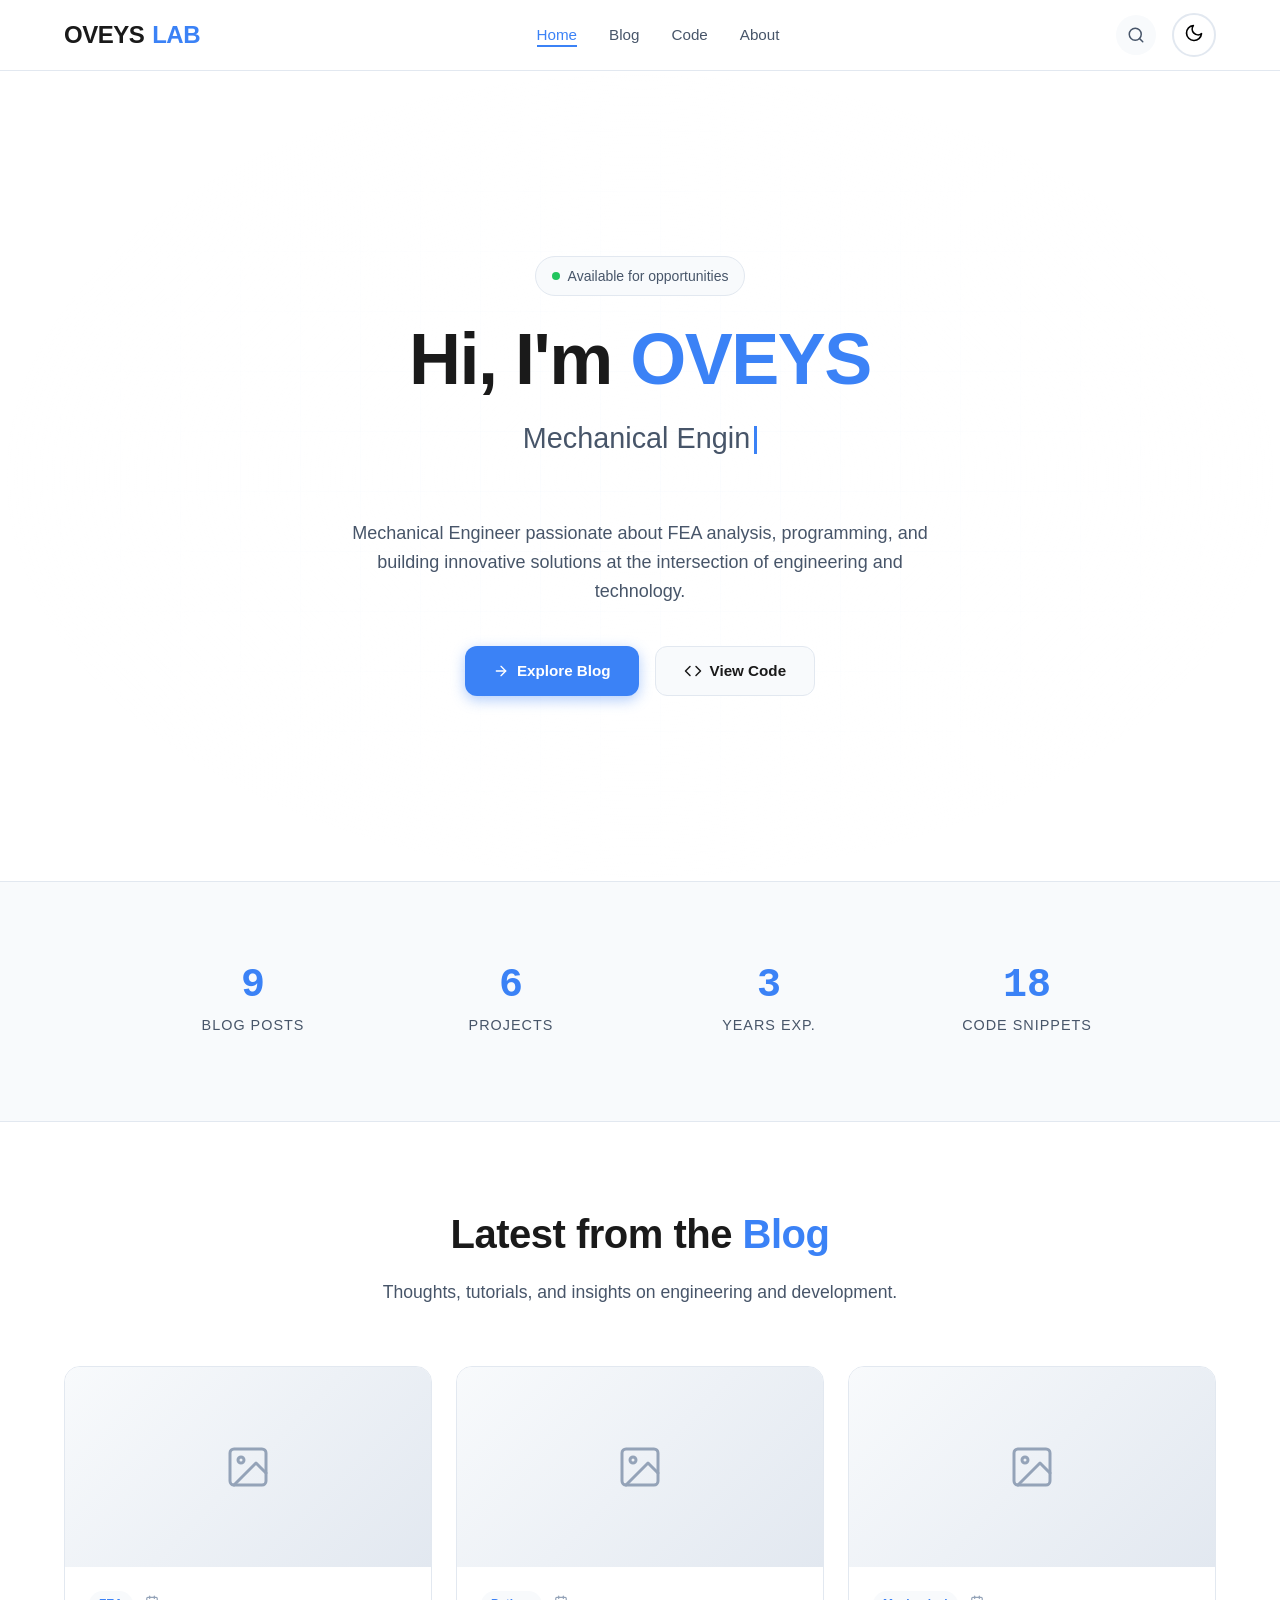
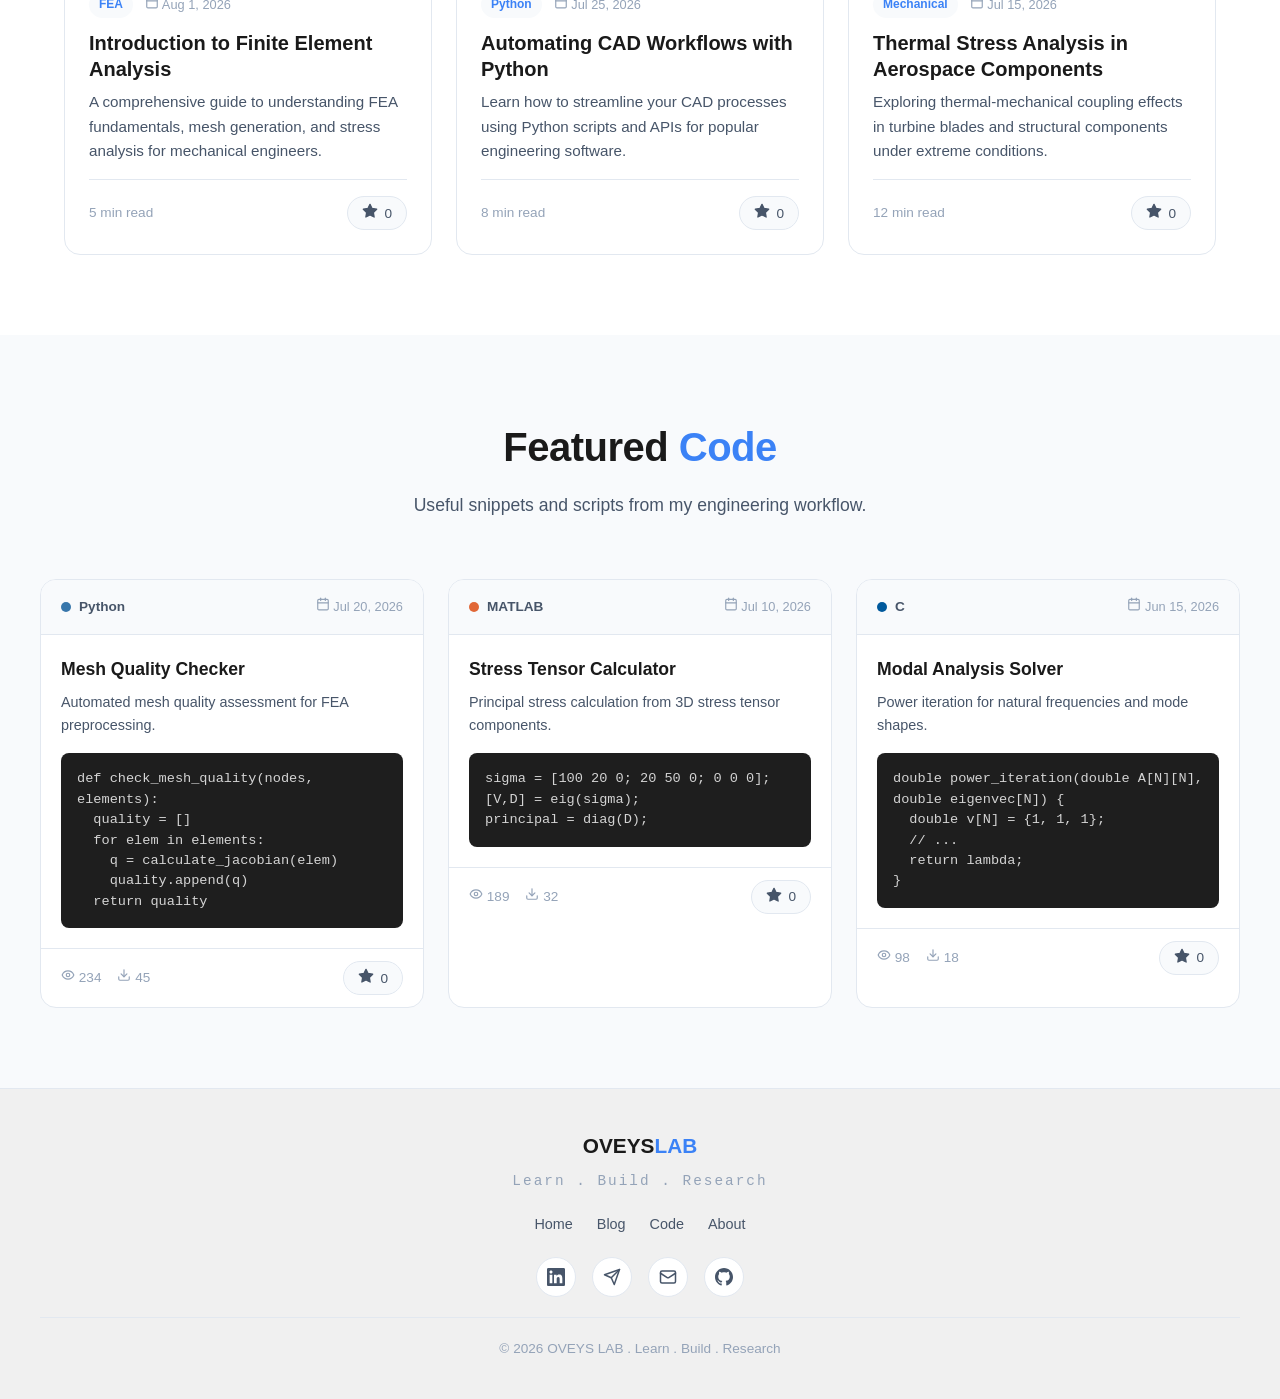
<file: index.html>
<!DOCTYPE html>
<html lang="en" data-theme="light">
<head>
  <meta charset="UTF-8">
  <meta name="viewport" content="width=device-width, initial-scale=1.0">
  <title>OVEYS LAB — Learn . Build . Research</title>
  <meta name="description" content="OVEYS LAB — Personal website of a Mechanical Engineer, FEA Analyst, Developer & Problem Solver.">
  <link rel="stylesheet" href="css/style.css">
  <link rel="icon" href="data:image/svg+xml,<svg xmlns='http://www.w3.org/2000/svg' viewBox='0 0 100 100'><text y='.9em' font-size='90'>⚙️</text></svg>">
</head>
<body>
  <div class="theme-reveal"></div>
  <div class="search-overlay">
    <button class="search-close" aria-label="Close search"><svg xmlns="http://www.w3.org/2000/svg" width="20" height="20" viewBox="0 0 24 24" fill="none" stroke="currentColor" stroke-width="2" stroke-linecap="round" stroke-linejoin="round"><path d="M18 6 6 18M6 6l12 12"/></svg></button>
    <div class="search-box">
      <div class="search-input-wrapper">
        <svg xmlns="http://www.w3.org/2000/svg" width="18" height="18" viewBox="0 0 24 24" fill="none" stroke="currentColor" stroke-width="2" stroke-linecap="round" stroke-linejoin="round"><circle cx="11" cy="11" r="8"/><path d="m21 21-4.35-4.35"/></svg>
        <input type="text" class="search-input" placeholder="Search posts, projects, code..." autocomplete="off">
      </div>
    </div>
  </div>
  <div class="mobile-menu-overlay"></div>
  <div class="mobile-menu">
    <button class="search-close mobile-menu-close" style="position:absolute;top:16px;left:16px;" aria-label="Close menu"><svg xmlns="http://www.w3.org/2000/svg" width="20" height="20" viewBox="0 0 24 24" fill="none" stroke="currentColor" stroke-width="2" stroke-linecap="round" stroke-linejoin="round"><path d="M18 6 6 18M6 6l12 12"/></svg></button>
    <ul class="mobile-menu-links">
      <li><a href="index.html" class="active">Home</a></li>
      <li><a href="blog.html">Blog</a></li>
      <li><a href="code.html">Code</a></li>
      <li><a href="about.html">About</a></li>
    </ul>
  </div>
  <nav class="navbar">
    <div class="nav-container">
      <a href="index.html" class="nav-logo">OVEYS<span>LAB</span></a>
      <ul class="nav-links">
        <li><a href="index.html" class="active">Home</a></li>
        <li><a href="blog.html">Blog</a></li>
        <li><a href="code.html">Code</a></li>
        <li><a href="about.html">About</a></li>
      </ul>
      <div class="nav-actions">
        <button class="search-btn" aria-label="Search"><svg xmlns="http://www.w3.org/2000/svg" width="18" height="18" viewBox="0 0 24 24" fill="none" stroke="currentColor" stroke-width="2" stroke-linecap="round" stroke-linejoin="round"><circle cx="11" cy="11" r="8"/><path d="m21 21-4.35-4.35"/></svg></button>
        <button class="theme-toggle" aria-label="Toggle theme">
          <span class="theme-icon sun"><svg xmlns="http://www.w3.org/2000/svg" width="20" height="20" viewBox="0 0 24 24" fill="none" stroke="currentColor" stroke-width="2" stroke-linecap="round" stroke-linejoin="round"><circle cx="12" cy="12" r="5"/><path d="M12 1v2M12 21v2M4.22 4.22l1.42 1.42M18.36 18.36l1.42 1.42M1 12h2M21 12h2M4.22 19.78l1.42-1.42M18.36 5.64l1.42-1.42"/></svg></span>
          <span class="theme-icon moon"><svg xmlns="http://www.w3.org/2000/svg" width="20" height="20" viewBox="0 0 24 24" fill="none" stroke="currentColor" stroke-width="2" stroke-linecap="round" stroke-linejoin="round"><path d="M21 12.79A9 9 0 1 1 11.21 3 7 7 0 0 0 21 12.79z"/></svg></span>
        </button>
        <button class="mobile-menu-btn" aria-label="Menu"><span></span><span></span><span></span></button>
      </div>
    </div>
  </nav>
  <main class="page-wrapper">
    <section class="hero">
      <div class="cad-grid"></div>
      <div class="hero-content">
        <div class="hero-badge"><span class="dot"></span>Available for opportunities</div>
        <h1 class="hero-title">Hi, I'm <span class="highlight">OVEYS</span></h1>
        <div class="hero-typing"><span class="typing-text"></span><span class="typing-cursor"></span></div>
        <p class="hero-desc">Mechanical Engineer passionate about FEA analysis, programming, and building innovative solutions at the intersection of engineering and technology.</p>
        <div class="hero-buttons">
          <a href="blog.html" class="btn btn-primary"><svg xmlns="http://www.w3.org/2000/svg" width="16" height="16" viewBox="0 0 24 24" fill="none" stroke="currentColor" stroke-width="2" stroke-linecap="round" stroke-linejoin="round"><path d="M5 12h14"/><path d="m12 5 7 7-7 7"/></svg>Explore Blog</a>
          <a href="code.html" class="btn btn-secondary"><svg xmlns="http://www.w3.org/2000/svg" width="18" height="18" viewBox="0 0 24 24" fill="none" stroke="currentColor" stroke-width="2" stroke-linecap="round" stroke-linejoin="round"><polyline points="16 18 22 12 16 6"/><polyline points="8 6 2 12 8 18"/></svg>View Code</a>
        </div>
      </div>
    </section>
    <section class="stats-section">
      <div class="stats-container">
        <div class="stat-item fade-in"><div class="stat-number counter" data-target="12">0</div><div class="stat-label">Blog Posts</div></div>
        <div class="stat-item fade-in"><div class="stat-number counter" data-target="8">0</div><div class="stat-label">Projects</div></div>
        <div class="stat-item fade-in"><div class="stat-number counter" data-target="5">0</div><div class="stat-label">Years Exp.</div></div>
        <div class="stat-item fade-in"><div class="stat-number counter" data-target="24">0</div><div class="stat-label">Code Snippets</div></div>
      </div>
    </section>
    <section class="section">
      <div class="section-header fade-in">
        <h2 class="section-title">Latest from the <span style="color:var(--accent)">Blog</span></h2>
        <p class="section-subtitle">Thoughts, tutorials, and insights on engineering and development.</p>
      </div>
      <div class="cards-grid stagger-children">
        <a href="post-1.html" class="card fade-in" style="text-decoration:none; color:inherit;">
          <div class="card-image-placeholder"><svg xmlns="http://www.w3.org/2000/svg" width="48" height="48" viewBox="0 0 24 24" fill="none" stroke="currentColor" stroke-width="1.5" stroke-linecap="round" stroke-linejoin="round"><rect x="3" y="3" width="18" height="18" rx="2" ry="2"/><circle cx="8.5" cy="8.5" r="1.5"/><polyline points="21 15 16 10 5 21"/></svg></div>
          <div class="card-body">
            <div class="card-meta"><span class="card-category">FEA</span><span><svg xmlns="http://www.w3.org/2000/svg" width="14" height="14" viewBox="0 0 24 24" fill="none" stroke="currentColor" stroke-width="2" stroke-linecap="round" stroke-linejoin="round"><rect x="3" y="4" width="18" height="18" rx="2" ry="2"/><line x1="16" y1="2" x2="16" y2="6"/><line x1="8" y1="2" x2="8" y2="6"/><line x1="3" y1="10" x2="21" y2="10"/></svg> Aug 1, 2026</span></div>
            <h3 class="card-title">Introduction to Finite Element Analysis</h3>
            <p class="card-excerpt">A comprehensive guide to understanding FEA fundamentals, mesh generation, and stress analysis for mechanical engineers.</p>
            <div class="card-footer">
              <span class="card-date">5 min read</span>
              <button class="like-btn" data-post-id="post-1" data-base-count="0" onclick="event.preventDefault(); event.stopPropagation();">
                <span class="star"><svg xmlns="http://www.w3.org/2000/svg" width="16" height="16" viewBox="0 0 24 24" fill="currentColor" stroke="currentColor" stroke-width="2" stroke-linecap="round" stroke-linejoin="round"><polygon points="12 2 15.09 8.26 22 9.27 17 14.14 18.18 21.02 12 17.77 5.82 21.02 7 14.14 2 9.27 8.91 8.26 12 2"/></svg></span><span class="like-count">0</span>
              </button>
            </div>
          </div>
        </a>
        <a href="post-2.html" class="card fade-in" style="text-decoration:none; color:inherit;">
          <div class="card-image-placeholder"><svg xmlns="http://www.w3.org/2000/svg" width="48" height="48" viewBox="0 0 24 24" fill="none" stroke="currentColor" stroke-width="1.5" stroke-linecap="round" stroke-linejoin="round"><rect x="3" y="3" width="18" height="18" rx="2" ry="2"/><circle cx="8.5" cy="8.5" r="1.5"/><polyline points="21 15 16 10 5 21"/></svg></div>
          <div class="card-body">
            <div class="card-meta"><span class="card-category">Python</span><span><svg xmlns="http://www.w3.org/2000/svg" width="14" height="14" viewBox="0 0 24 24" fill="none" stroke="currentColor" stroke-width="2" stroke-linecap="round" stroke-linejoin="round"><rect x="3" y="4" width="18" height="18" rx="2" ry="2"/><line x1="16" y1="2" x2="16" y2="6"/><line x1="8" y1="2" x2="8" y2="6"/><line x1="3" y1="10" x2="21" y2="10"/></svg> Jul 25, 2026</span></div>
            <h3 class="card-title">Automating CAD Workflows with Python</h3>
            <p class="card-excerpt">Learn how to streamline your CAD processes using Python scripts and APIs for popular engineering software.</p>
            <div class="card-footer">
              <span class="card-date">8 min read</span>
              <button class="like-btn" data-post-id="post-2" data-base-count="0" onclick="event.preventDefault(); event.stopPropagation();">
                <span class="star"><svg xmlns="http://www.w3.org/2000/svg" width="16" height="16" viewBox="0 0 24 24" fill="currentColor" stroke="currentColor" stroke-width="2" stroke-linecap="round" stroke-linejoin="round"><polygon points="12 2 15.09 8.26 22 9.27 17 14.14 18.18 21.02 12 17.77 5.82 21.02 7 14.14 2 9.27 8.91 8.26 12 2"/></svg></span><span class="like-count">0</span>
              </button>
            </div>
          </div>
        </a>
        <a href="post-3.html" class="card fade-in" style="text-decoration:none; color:inherit;">
          <div class="card-image-placeholder"><svg xmlns="http://www.w3.org/2000/svg" width="48" height="48" viewBox="0 0 24 24" fill="none" stroke="currentColor" stroke-width="1.5" stroke-linecap="round" stroke-linejoin="round"><rect x="3" y="3" width="18" height="18" rx="2" ry="2"/><circle cx="8.5" cy="8.5" r="1.5"/><polyline points="21 15 16 10 5 21"/></svg></div>
          <div class="card-body">
            <div class="card-meta"><span class="card-category">Mechanical</span><span><svg xmlns="http://www.w3.org/2000/svg" width="14" height="14" viewBox="0 0 24 24" fill="none" stroke="currentColor" stroke-width="2" stroke-linecap="round" stroke-linejoin="round"><rect x="3" y="4" width="18" height="18" rx="2" ry="2"/><line x1="16" y1="2" x2="16" y2="6"/><line x1="8" y1="2" x2="8" y2="6"/><line x1="3" y1="10" x2="21" y2="10"/></svg> Jul 15, 2026</span></div>
            <h3 class="card-title">Thermal Stress Analysis in Aerospace Components</h3>
            <p class="card-excerpt">Exploring thermal-mechanical coupling effects in turbine blades and structural components under extreme conditions.</p>
            <div class="card-footer">
              <span class="card-date">12 min read</span>
              <button class="like-btn" data-post-id="post-3" data-base-count="0" onclick="event.preventDefault(); event.stopPropagation();">
                <span class="star"><svg xmlns="http://www.w3.org/2000/svg" width="16" height="16" viewBox="0 0 24 24" fill="currentColor" stroke="currentColor" stroke-width="2" stroke-linecap="round" stroke-linejoin="round"><polygon points="12 2 15.09 8.26 22 9.27 17 14.14 18.18 21.02 12 17.77 5.82 21.02 7 14.14 2 9.27 8.91 8.26 12 2"/></svg></span><span class="like-count">0</span>
              </button>
            </div>
          </div>
        </a>
      </div>
    </section>
    <section class="section" style="background:var(--bg-secondary); margin:0; max-width:none; padding:80px 24px;">
      <div style="max-width:1200px; margin:0 auto;">
        <div class="section-header fade-in">
          <h2 class="section-title">Featured <span style="color:var(--accent)">Code</span></h2>
          <p class="section-subtitle">Useful snippets and scripts from my engineering workflow.</p>
        </div>
        <div class="cards-grid stagger-children">
          <a href="code-1.html" class="code-card fade-in" style="text-decoration:none; color:inherit;">
            <div class="code-header">
              <div class="code-lang"><span class="lang-dot py"></span>Python</div>
              <span style="color:var(--text-muted); font-size:0.8rem;"><svg xmlns="http://www.w3.org/2000/svg" width="14" height="14" viewBox="0 0 24 24" fill="none" stroke="currentColor" stroke-width="2" stroke-linecap="round" stroke-linejoin="round"><rect x="3" y="4" width="18" height="18" rx="2" ry="2"/><line x1="16" y1="2" x2="16" y2="6"/><line x1="8" y1="2" x2="8" y2="6"/><line x1="3" y1="10" x2="21" y2="10"/></svg> Jul 20, 2026</span>
            </div>
            <div class="code-body">
              <h3 class="code-title">Mesh Quality Checker</h3>
              <p class="code-desc">Automated mesh quality assessment for FEA preprocessing.</p>
              <div class="code-snippet">def check_mesh_quality(nodes, elements):<br>&nbsp;&nbsp;quality = []<br>&nbsp;&nbsp;for elem in elements:<br>&nbsp;&nbsp;&nbsp;&nbsp;q = calculate_jacobian(elem)<br>&nbsp;&nbsp;&nbsp;&nbsp;quality.append(q)<br>&nbsp;&nbsp;return quality</div>
            </div>
            <div class="code-footer">
              <div class="code-stats"><span><svg xmlns="http://www.w3.org/2000/svg" width="14" height="14" viewBox="0 0 24 24" fill="none" stroke="currentColor" stroke-width="2" stroke-linecap="round" stroke-linejoin="round"><path d="M2 12s3-7 10-7 10 7 10 7-3 7-10 7-10-7-10-7Z"/><circle cx="12" cy="12" r="3"/></svg> 234</span><span><svg xmlns="http://www.w3.org/2000/svg" width="14" height="14" viewBox="0 0 24 24" fill="none" stroke="currentColor" stroke-width="2" stroke-linecap="round" stroke-linejoin="round"><path d="M21 15v4a2 2 0 0 1-2 2H5a2 2 0 0 1-2-2v-4"/><polyline points="7 10 12 15 17 10"/><line x1="12" y1="15" x2="12" y2="3"/></svg> 45</span></div>
              <button class="like-btn" data-post-id="code-1" data-base-count="0" onclick="event.preventDefault(); event.stopPropagation();">
                <span class="star"><svg xmlns="http://www.w3.org/2000/svg" width="16" height="16" viewBox="0 0 24 24" fill="currentColor" stroke="currentColor" stroke-width="2" stroke-linecap="round" stroke-linejoin="round"><polygon points="12 2 15.09 8.26 22 9.27 17 14.14 18.18 21.02 12 17.77 5.82 21.02 7 14.14 2 9.27 8.91 8.26 12 2"/></svg></span><span class="like-count">0</span>
              </button>
            </div>
          </a>
          <a href="code-2.html" class="code-card fade-in" style="text-decoration:none; color:inherit;">
            <div class="code-header">
              <div class="code-lang"><span class="lang-dot matlab"></span>MATLAB</div>
              <span style="color:var(--text-muted); font-size:0.8rem;"><svg xmlns="http://www.w3.org/2000/svg" width="14" height="14" viewBox="0 0 24 24" fill="none" stroke="currentColor" stroke-width="2" stroke-linecap="round" stroke-linejoin="round"><rect x="3" y="4" width="18" height="18" rx="2" ry="2"/><line x1="16" y1="2" x2="16" y2="6"/><line x1="8" y1="2" x2="8" y2="6"/><line x1="3" y1="10" x2="21" y2="10"/></svg> Jul 10, 2026</span>
            </div>
            <div class="code-body">
              <h3 class="code-title">Stress Tensor Calculator</h3>
              <p class="code-desc">Principal stress calculation from 3D stress tensor components.</p>
              <div class="code-snippet">sigma = [100 20 0; 20 50 0; 0 0 0];<br>[V,D] = eig(sigma);<br>principal = diag(D);</div>
            </div>
            <div class="code-footer">
              <div class="code-stats"><span><svg xmlns="http://www.w3.org/2000/svg" width="14" height="14" viewBox="0 0 24 24" fill="none" stroke="currentColor" stroke-width="2" stroke-linecap="round" stroke-linejoin="round"><path d="M2 12s3-7 10-7 10 7 10 7-3 7-10 7-10-7-10-7Z"/><circle cx="12" cy="12" r="3"/></svg> 189</span><span><svg xmlns="http://www.w3.org/2000/svg" width="14" height="14" viewBox="0 0 24 24" fill="none" stroke="currentColor" stroke-width="2" stroke-linecap="round" stroke-linejoin="round"><path d="M21 15v4a2 2 0 0 1-2 2H5a2 2 0 0 1-2-2v-4"/><polyline points="7 10 12 15 17 10"/><line x1="12" y1="15" x2="12" y2="3"/></svg> 32</span></div>
              <button class="like-btn" data-post-id="code-2" data-base-count="0" onclick="event.preventDefault(); event.stopPropagation();">
                <span class="star"><svg xmlns="http://www.w3.org/2000/svg" width="16" height="16" viewBox="0 0 24 24" fill="currentColor" stroke="currentColor" stroke-width="2" stroke-linecap="round" stroke-linejoin="round"><polygon points="12 2 15.09 8.26 22 9.27 17 14.14 18.18 21.02 12 17.77 5.82 21.02 7 14.14 2 9.27 8.91 8.26 12 2"/></svg></span><span class="like-count">0</span>
              </button>
            </div>
          </a>
          <a href="code-3.html" class="code-card fade-in" style="text-decoration:none; color:inherit;">
            <div class="code-header">
              <div class="code-lang"><span class="lang-dot cpp"></span>C</div>
              <span style="color:var(--text-muted); font-size:0.8rem;"><svg xmlns="http://www.w3.org/2000/svg" width="14" height="14" viewBox="0 0 24 24" fill="none" stroke="currentColor" stroke-width="2" stroke-linecap="round" stroke-linejoin="round"><rect x="3" y="4" width="18" height="18" rx="2" ry="2"/><line x1="16" y1="2" x2="16" y2="6"/><line x1="8" y1="2" x2="8" y2="6"/><line x1="3" y1="10" x2="21" y2="10"/></svg> Jun 15, 2026</span>
            </div>
            <div class="code-body">
              <h3 class="code-title">Modal Analysis Solver</h3>
              <p class="code-desc">Power iteration for natural frequencies and mode shapes.</p>
              <div class="code-snippet">double power_iteration(double A[N][N], double eigenvec[N]) {<br>&nbsp;&nbsp;double v[N] = {1, 1, 1};<br>&nbsp;&nbsp;// ...<br>&nbsp;&nbsp;return lambda;<br>}</div>
            </div>
            <div class="code-footer">
              <div class="code-stats"><span><svg xmlns="http://www.w3.org/2000/svg" width="14" height="14" viewBox="0 0 24 24" fill="none" stroke="currentColor" stroke-width="2" stroke-linecap="round" stroke-linejoin="round"><path d="M2 12s3-7 10-7 10 7 10 7-3 7-10 7-10-7-10-7Z"/><circle cx="12" cy="12" r="3"/></svg> 98</span><span><svg xmlns="http://www.w3.org/2000/svg" width="14" height="14" viewBox="0 0 24 24" fill="none" stroke="currentColor" stroke-width="2" stroke-linecap="round" stroke-linejoin="round"><path d="M21 15v4a2 2 0 0 1-2 2H5a2 2 0 0 1-2-2v-4"/><polyline points="7 10 12 15 17 10"/><line x1="12" y1="15" x2="12" y2="3"/></svg> 18</span></div>
              <button class="like-btn" data-post-id="code-3" data-base-count="0" onclick="event.preventDefault(); event.stopPropagation();">
                <span class="star"><svg xmlns="http://www.w3.org/2000/svg" width="16" height="16" viewBox="0 0 24 24" fill="currentColor" stroke="currentColor" stroke-width="2" stroke-linecap="round" stroke-linejoin="round"><polygon points="12 2 15.09 8.26 22 9.27 17 14.14 18.18 21.02 12 17.77 5.82 21.02 7 14.14 2 9.27 8.91 8.26 12 2"/></svg></span><span class="like-count">0</span>
              </button>
            </div>
          </a>
        </div>
      </div>
    </section>
  </main>
  <footer class="footer">
    <div class="footer-content">
      <div class="footer-brand">OVEYS<span>LAB</span></div>
      <div class="footer-tagline">Learn . Build . Research</div>
      <div class="footer-links">
        <a href="index.html">Home</a>
        <a href="blog.html">Blog</a>
        <a href="code.html">Code</a>
        <a href="about.html">About</a>
      </div>
      <div class="footer-social">
        <a href="https://www.linkedin.com/in/oveys-dadash-tabar-5076a5373?utm_source=share_via&utm_content=profile&utm_medium=member_android" aria-label="LinkedIn"><svg xmlns="http://www.w3.org/2000/svg" width="18" height="18" viewBox="0 0 24 24" fill="currentColor"><path d="M20.447 20.452h-3.554v-5.569c0-1.328-.027-3.037-1.852-3.037-1.853 0-2.136 1.445-2.136 2.939v5.667H9.351V9h3.414v1.561h.046c.477-.9 1.637-1.85 3.37-1.85 3.601 0 4.267 2.37 4.267 5.455v6.286zM5.337 7.433c-1.144 0-2.063-.926-2.063-2.065 0-1.138.92-2.063 2.063-2.063 1.14 0 2.064.925 2.064 2.063 0 1.139-.925 2.065-2.064 2.065zm1.782 13.019H3.555V9h3.564v11.452zM22.225 0H1.771C.792 0 0 .774 0 1.729v20.542C0 23.227.792 24 1.771 24h20.451C23.2 24 24 23.227 24 22.271V1.729C24 .774 23.2 0 22.222 0h.003z"/></svg></a>
        <a href="https://t.me/Oveys_Dt_6174" aria-label="Telegram"><svg xmlns="http://www.w3.org/2000/svg" width="18" height="18" viewBox="0 0 24 24" fill="none" stroke="currentColor" stroke-width="2" stroke-linecap="round" stroke-linejoin="round"><line x1="22" y1="2" x2="11" y2="13"/><polygon points="22 2 15 22 11 13 2 9 22 2"/></svg></a>
        <a href="mailto:oveysdt85@gmail.com" aria-label="Email"><svg xmlns="http://www.w3.org/2000/svg" width="18" height="18" viewBox="0 0 24 24" fill="none" stroke="currentColor" stroke-width="2" stroke-linecap="round" stroke-linejoin="round"><rect x="2" y="4" width="20" height="16" rx="2"/><path d="m22 7-8.97 5.7a1.94 1.94 0 0 1-2.06 0L2 7"/></svg></a>
        <a href="https://github.com/oveysdd" aria-label="GitHub"><svg xmlns="http://www.w3.org/2000/svg" width="18" height="18" viewBox="0 0 24 24" fill="currentColor"><path d="M12 0c-6.626 0-12 5.373-12 12 0 5.302 3.438 9.8 8.207 11.387.599.111.793-.261.793-.577v-2.234c-3.338.726-4.033-1.416-4.033-1.416-.546-1.387-1.333-1.756-1.333-1.756-1.089-.745.083-.729.083-.729 1.205.084 1.839 1.237 1.839 1.237 1.07 1.834 2.807 1.304 3.492.997.107-.775.418-1.305.762-1.604-2.665-.305-5.467-1.334-5.467-5.931 0-1.311.469-2.381 1.236-3.221-.124-.303-.535-1.524.117-3.176 0 0 1.008-.322 3.301 1.23.957-.266 1.983-.399 3.003-.404 1.02.005 2.047.138 3.006.404 2.291-1.552 3.297-1.23 3.297-1.23.653 1.653.242 2.874.118 3.176.77.84 1.235 1.911 1.235 3.221 0 4.609-2.807 5.624-5.479 5.921.43.372.823 1.102.823 2.222v3.293c0 .319.192.694.801.576 4.765-1.589 8.199-6.086 8.199-11.386 0-6.627-5.373-12-12-12z"/></svg></a>
      </div>
      <div class="footer-bottom">© 2026 OVEYS LAB . Learn . Build . Research</div>
    </div>
  </footer>
  <button class="scroll-top" aria-label="Scroll to top"><svg xmlns="http://www.w3.org/2000/svg" width="20" height="20" viewBox="0 0 24 24" fill="none" stroke="currentColor" stroke-width="2" stroke-linecap="round" stroke-linejoin="round"><path d="m18 15-6-6-6 6"/></svg></button>
  <script src="js/main.js"></script>
</body>
</html>
</file>
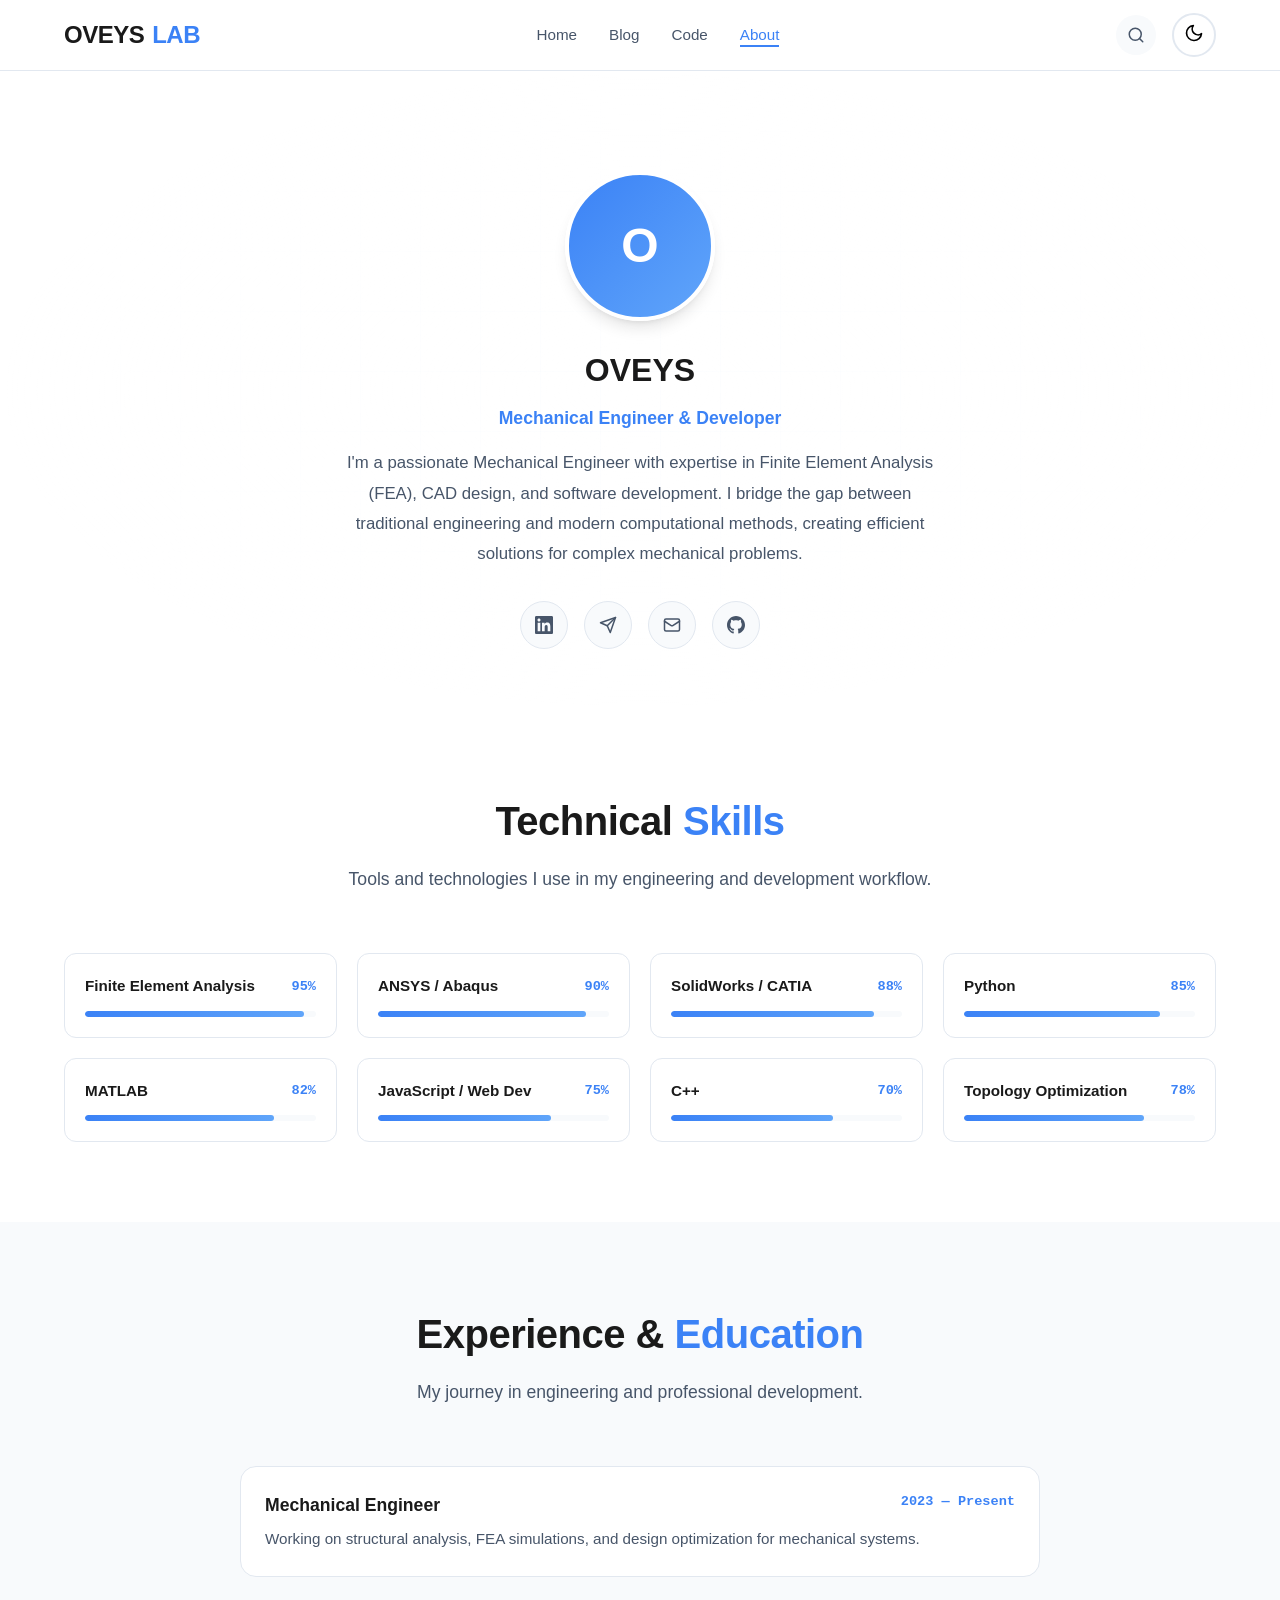
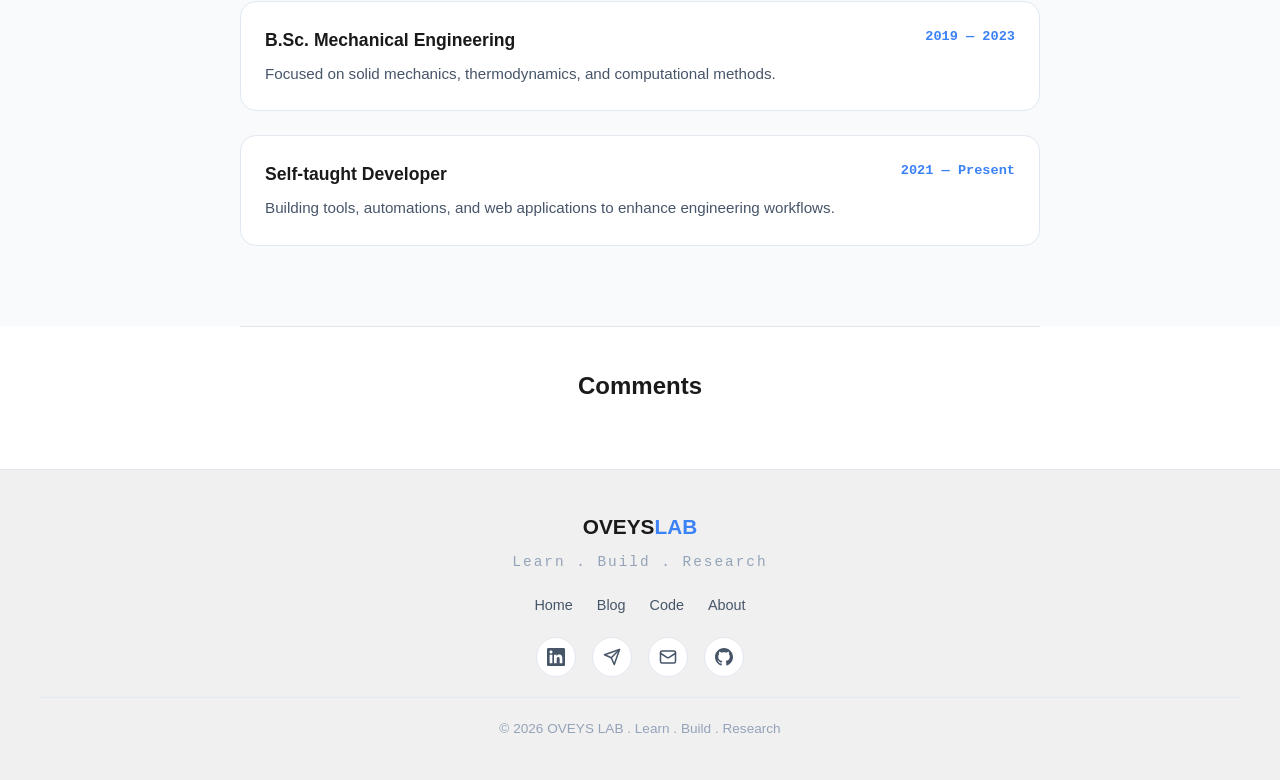
<file: about.html>
<!DOCTYPE html>
<html lang="en" data-theme="light">
<head>
  <meta charset="UTF-8">
  <meta name="viewport" content="width=device-width, initial-scale=1.0">
  <title>About — OVEYS LAB</title>
  <meta name="description" content="About OVEYS — Mechanical Engineer, FEA Analyst, Developer & Problem Solver.">
  <link rel="stylesheet" href="css/style.css">
  <link rel="icon" href="data:image/svg+xml,<svg xmlns='http://www.w3.org/2000/svg' viewBox='0 0 100 100'><text y='.9em' font-size='90'>⚙️</text></svg>">
</head>
<body>
  <!-- Theme Reveal Overlay -->
  <div class="theme-reveal"></div>

  <!-- Search Overlay -->
  <div class="search-overlay">
    <button class="search-close" aria-label="Close search"><svg xmlns="http://www.w3.org/2000/svg" width="20" height="20" viewBox="0 0 24 24" fill="none" stroke="currentColor" stroke-width="2" stroke-linecap="round" stroke-linejoin="round"><path d="M18 6 6 18M6 6l12 12"/></svg></button>
    <div class="search-box">
      <div class="search-input-wrapper">
        <svg xmlns="http://www.w3.org/2000/svg" width="18" height="18" viewBox="0 0 24 24" fill="none" stroke="currentColor" stroke-width="2" stroke-linecap="round" stroke-linejoin="round"><circle cx="11" cy="11" r="8"/><path d="m21 21-4.35-4.35"/></svg>
        <input type="text" class="search-input" placeholder="Search..." autocomplete="off">
      </div>
    </div>
  </div>

  <!-- Mobile Menu -->
  <div class="mobile-menu-overlay"></div>
  <div class="mobile-menu">
    <button class="search-close mobile-menu-close" style="position:absolute;top:16px;left:16px;" aria-label="Close menu"><svg xmlns="http://www.w3.org/2000/svg" width="20" height="20" viewBox="0 0 24 24" fill="none" stroke="currentColor" stroke-width="2" stroke-linecap="round" stroke-linejoin="round"><path d="M18 6 6 18M6 6l12 12"/></svg></button>
    <ul class="mobile-menu-links">
      <li><a href="index.html">Home</a></li>
      <li><a href="blog.html">Blog</a></li>
      <li><a href="code.html">Code</a></li>
      <li><a href="about.html" class="active">About</a></li>
    </ul>
  </div>

  <!-- Navbar -->
  <nav class="navbar">
    <div class="nav-container">
      <a href="index.html" class="nav-logo">OVEYS<span>LAB</span></a>
      <ul class="nav-links">
        <li><a href="index.html">Home</a></li>
        <li><a href="blog.html">Blog</a></li>
        <li><a href="code.html">Code</a></li>
        <li><a href="about.html" class="active">About</a></li>
      </ul>
      <div class="nav-actions">
        <button class="search-btn" aria-label="Search"><svg xmlns="http://www.w3.org/2000/svg" width="18" height="18" viewBox="0 0 24 24" fill="none" stroke="currentColor" stroke-width="2" stroke-linecap="round" stroke-linejoin="round"><circle cx="11" cy="11" r="8"/><path d="m21 21-4.35-4.35"/></svg></button>
        <button class="theme-toggle" aria-label="Toggle theme">
          <span class="theme-icon sun"><svg xmlns="http://www.w3.org/2000/svg" width="20" height="20" viewBox="0 0 24 24" fill="none" stroke="currentColor" stroke-width="2" stroke-linecap="round" stroke-linejoin="round"><circle cx="12" cy="12" r="5"/><path d="M12 1v2M12 21v2M4.22 4.22l1.42 1.42M18.36 18.36l1.42 1.42M1 12h2M21 12h2M4.22 19.78l1.42-1.42M18.36 5.64l1.42-1.42"/></svg></span>
          <span class="theme-icon moon"><svg xmlns="http://www.w3.org/2000/svg" width="20" height="20" viewBox="0 0 24 24" fill="none" stroke="currentColor" stroke-width="2" stroke-linecap="round" stroke-linejoin="round"><path d="M21 12.79A9 9 0 1 1 11.21 3 7 7 0 0 0 21 12.79z"/></svg></span>
        </button>
        <button class="mobile-menu-btn" aria-label="Menu">
          <span></span><span></span><span></span>
        </button>
      </div>
    </div>
  </nav>

  <!-- Main Content -->
  <main class="page-wrapper">
    <!-- About Hero -->
    <section class="about-hero">
      <div class="cad-grid"></div>
      <div class="about-profile">
        <div class="profile-image">O</div>
        <h1 class="about-name">OVEYS</h1>
        <p class="about-role">Mechanical Engineer & Developer</p>
        <p class="about-bio">
          I'm a passionate Mechanical Engineer with expertise in Finite Element Analysis (FEA), 
          CAD design, and software development. I bridge the gap between traditional engineering 
          and modern computational methods, creating efficient solutions for complex mechanical problems.
        </p>
        <div class="social-links">
          <a href="https://www.linkedin.com/in/oveys-dadash-tabar-5076a5373?utm_source=share_via&utm_content=profile&utm_medium=member_android" class="social-link" aria-label="LinkedIn"><svg xmlns="http://www.w3.org/2000/svg" width="18" height="18" viewBox="0 0 24 24" fill="currentColor"><path d="M20.447 20.452h-3.554v-5.569c0-1.328-.027-3.037-1.852-3.037-1.853 0-2.136 1.445-2.136 2.939v5.667H9.351V9h3.414v1.561h.046c.477-.9 1.637-1.85 3.37-1.85 3.601 0 4.267 2.37 4.267 5.455v6.286zM5.337 7.433c-1.144 0-2.063-.926-2.063-2.065 0-1.138.92-2.063 2.063-2.063 1.14 0 2.064.925 2.064 2.063 0 1.139-.925 2.065-2.064 2.065zm1.782 13.019H3.555V9h3.564v11.452zM22.225 0H1.771C.792 0 0 .774 0 1.729v20.542C0 23.227.792 24 1.771 24h20.451C23.2 24 24 23.227 24 22.271V1.729C24 .774 23.2 0 22.222 0h.003z"/></svg></a>
          <a href="https://t.me/Oveys_Dt_6174" class="social-link" aria-label="Telegram"><svg xmlns="http://www.w3.org/2000/svg" width="18" height="18" viewBox="0 0 24 24" fill="none" stroke="currentColor" stroke-width="2" stroke-linecap="round" stroke-linejoin="round"><line x1="22" y1="2" x2="11" y2="13"/><polygon points="22 2 15 22 11 13 2 9 22 2"/></svg></a>
          <a href="mailto:oveysdt85@gmail.com" class="social-link" aria-label="Email"><svg xmlns="http://www.w3.org/2000/svg" width="18" height="18" viewBox="0 0 24 24" fill="none" stroke="currentColor" stroke-width="2" stroke-linecap="round" stroke-linejoin="round"><rect x="2" y="4" width="20" height="16" rx="2"/><path d="m22 7-8.97 5.7a1.94 1.94 0 0 1-2.06 0L2 7"/></svg></a>
          <a href="https://github.com/oveysdd" class="social-link" aria-label="GitHub"><svg xmlns="http://www.w3.org/2000/svg" width="18" height="18" viewBox="0 0 24 24" fill="currentColor"><path d="M12 0c-6.626 0-12 5.373-12 12 0 5.302 3.438 9.8 8.207 11.387.599.111.793-.261.793-.577v-2.234c-3.338.726-4.033-1.416-4.033-1.416-.546-1.387-1.333-1.756-1.333-1.756-1.089-.745.083-.729.083-.729 1.205.084 1.839 1.237 1.839 1.237 1.07 1.834 2.807 1.304 3.492.997.107-.775.418-1.305.762-1.604-2.665-.305-5.467-1.334-5.467-5.931 0-1.311.469-2.381 1.236-3.221-.124-.303-.535-1.524.117-3.176 0 0 1.008-.322 3.301 1.23.957-.266 1.983-.399 3.003-.404 1.02.005 2.047.138 3.006.404 2.291-1.552 3.297-1.23 3.297-1.23.653 1.653.242 2.874.118 3.176.77.84 1.235 1.911 1.235 3.221 0 4.609-2.807 5.624-5.479 5.921.43.372.823 1.102.823 2.222v3.293c0 .319.192.694.801.576 4.765-1.589 8.199-6.086 8.199-11.386 0-6.627-5.373-12-12-12z"/></svg></a>
        </div>
      </div>
    </section>

    <!-- Skills Section -->
    <section class="section">
      <div class="section-header fade-in">
        <h2 class="section-title">Technical <span style="color:var(--accent)">Skills</span></h2>
        <p class="section-subtitle">Tools and technologies I use in my engineering and development workflow.</p>
      </div>
      <div class="skills-grid stagger-children">
        <div class="skill-item fade-in">
          <div class="skill-header">
            <span class="skill-name">Finite Element Analysis</span>
            <span class="skill-percent">95%</span>
          </div>
          <div class="skill-bar">
            <div class="skill-progress" data-width="95"></div>
          </div>
        </div>

        <div class="skill-item fade-in">
          <div class="skill-header">
            <span class="skill-name">ANSYS / Abaqus</span>
            <span class="skill-percent">90%</span>
          </div>
          <div class="skill-bar">
            <div class="skill-progress" data-width="90"></div>
          </div>
        </div>

        <div class="skill-item fade-in">
          <div class="skill-header">
            <span class="skill-name">SolidWorks / CATIA</span>
            <span class="skill-percent">88%</span>
          </div>
          <div class="skill-bar">
            <div class="skill-progress" data-width="88"></div>
          </div>
        </div>

        <div class="skill-item fade-in">
          <div class="skill-header">
            <span class="skill-name">Python</span>
            <span class="skill-percent">85%</span>
          </div>
          <div class="skill-bar">
            <div class="skill-progress" data-width="85"></div>
          </div>
        </div>

        <div class="skill-item fade-in">
          <div class="skill-header">
            <span class="skill-name">MATLAB</span>
            <span class="skill-percent">82%</span>
          </div>
          <div class="skill-bar">
            <div class="skill-progress" data-width="82"></div>
          </div>
        </div>

        <div class="skill-item fade-in">
          <div class="skill-header">
            <span class="skill-name">JavaScript / Web Dev</span>
            <span class="skill-percent">75%</span>
          </div>
          <div class="skill-bar">
            <div class="skill-progress" data-width="75"></div>
          </div>
        </div>

        <div class="skill-item fade-in">
          <div class="skill-header">
            <span class="skill-name">C++</span>
            <span class="skill-percent">70%</span>
          </div>
          <div class="skill-bar">
            <div class="skill-progress" data-width="70"></div>
          </div>
        </div>

        <div class="skill-item fade-in">
          <div class="skill-header">
            <span class="skill-name">Topology Optimization</span>
            <span class="skill-percent">78%</span>
          </div>
          <div class="skill-bar">
            <div class="skill-progress" data-width="78"></div>
          </div>
        </div>
      </div>
    </section>

    <!-- Experience / Timeline Section -->
    <section class="section" style="background:var(--bg-secondary); margin:0; max-width:none; padding:80px 24px;">
      <div style="max-width:800px; margin:0 auto;">
        <div class="section-header fade-in">
          <h2 class="section-title">Experience & <span style="color:var(--accent)">Education</span></h2>
          <p class="section-subtitle">My journey in engineering and professional development.</p>
        </div>

        <div class="fade-in" style="display:flex; flex-direction:column; gap:24px;">
          <!-- Item 1 -->
          <div style="background:var(--bg-card); border:1px solid var(--border-color); border-radius:var(--radius-lg); padding:24px; transition:all var(--transition-normal);" onmouseover="this.style.borderColor='var(--accent)'; this.style.transform='translateY(-4px)';" onmouseout="this.style.borderColor='var(--border-color)'; this.style.transform='translateY(0)';">
            <div style="display:flex; justify-content:space-between; align-items:flex-start; flex-wrap:wrap; gap:8px; margin-bottom:8px;">
              <h3 style="font-size:1.1rem; font-weight:700;">Mechanical Engineer</h3>
              <span style="font-size:0.85rem; color:var(--accent); font-weight:600; font-family:var(--font-mono);">2023 — Present</span>
            </div>
            <p style="color:var(--text-secondary); font-size:0.95rem;">Working on structural analysis, FEA simulations, and design optimization for mechanical systems.</p>
          </div>

          <!-- Item 2 -->
          <div style="background:var(--bg-card); border:1px solid var(--border-color); border-radius:var(--radius-lg); padding:24px; transition:all var(--transition-normal);" onmouseover="this.style.borderColor='var(--accent)'; this.style.transform='translateY(-4px)';" onmouseout="this.style.borderColor='var(--border-color)'; this.style.transform='translateY(0)';">
            <div style="display:flex; justify-content:space-between; align-items:flex-start; flex-wrap:wrap; gap:8px; margin-bottom:8px;">
              <h3 style="font-size:1.1rem; font-weight:700;">B.Sc. Mechanical Engineering</h3>
              <span style="font-size:0.85rem; color:var(--accent); font-weight:600; font-family:var(--font-mono);">2019 — 2023</span>
            </div>
            <p style="color:var(--text-secondary); font-size:0.95rem;">Focused on solid mechanics, thermodynamics, and computational methods.</p>
          </div>

          <!-- Item 3 -->
          <div style="background:var(--bg-card); border:1px solid var(--border-color); border-radius:var(--radius-lg); padding:24px; transition:all var(--transition-normal);" onmouseover="this.style.borderColor='var(--accent)'; this.style.transform='translateY(-4px)';" onmouseout="this.style.borderColor='var(--border-color)'; this.style.transform='translateY(0)';">
            <div style="display:flex; justify-content:space-between; align-items:flex-start; flex-wrap:wrap; gap:8px; margin-bottom:8px;">
              <h3 style="font-size:1.1rem; font-weight:700;">Self-taught Developer</h3>
              <span style="font-size:0.85rem; color:var(--accent); font-weight:600; font-family:var(--font-mono);">2021 — Present</span>
            </div>
            <p style="color:var(--text-secondary); font-size:0.95rem;">Building tools, automations, and web applications to enhance engineering workflows.</p>
          </div>
        </div>
      </div>
    </section>

    <!-- Comments Section -->
    <section class="comments-section">
      <h3 class="comments-title">Comments</h3>
      <div id="disqus_thread"></div>
    </section>
  </main>

  <!-- Footer -->
  <footer class="footer">
    <div class="footer-content">
      <div class="footer-brand">OVEYS<span>LAB</span></div>
      <div class="footer-tagline">Learn . Build . Research</div>
      <div class="footer-links">
        <a href="index.html">Home</a>
        <a href="blog.html">Blog</a>
        <a href="code.html">Code</a>
        <a href="about.html">About</a>
      </div>
      <div class="footer-social">
        <a href="https://www.linkedin.com/in/oveys-dadash-tabar-5076a5373?utm_source=share_via&utm_content=profile&utm_medium=member_android" aria-label="LinkedIn"><svg xmlns="http://www.w3.org/2000/svg" width="18" height="18" viewBox="0 0 24 24" fill="currentColor"><path d="M20.447 20.452h-3.554v-5.569c0-1.328-.027-3.037-1.852-3.037-1.853 0-2.136 1.445-2.136 2.939v5.667H9.351V9h3.414v1.561h.046c.477-.9 1.637-1.85 3.37-1.85 3.601 0 4.267 2.37 4.267 5.455v6.286zM5.337 7.433c-1.144 0-2.063-.926-2.063-2.065 0-1.138.92-2.063 2.063-2.063 1.14 0 2.064.925 2.064 2.063 0 1.139-.925 2.065-2.064 2.065zm1.782 13.019H3.555V9h3.564v11.452zM22.225 0H1.771C.792 0 0 .774 0 1.729v20.542C0 23.227.792 24 1.771 24h20.451C23.2 24 24 23.227 24 22.271V1.729C24 .774 23.2 0 22.222 0h.003z"/></svg></a>
        <a href="https://t.me/Oveys_Dt_6174" aria-label="Telegram"><svg xmlns="http://www.w3.org/2000/svg" width="18" height="18" viewBox="0 0 24 24" fill="none" stroke="currentColor" stroke-width="2" stroke-linecap="round" stroke-linejoin="round"><line x1="22" y1="2" x2="11" y2="13"/><polygon points="22 2 15 22 11 13 2 9 22 2"/></svg></a>
        <a href="mailto:oveysdt85@gmail.com" aria-label="Email"><svg xmlns="http://www.w3.org/2000/svg" width="18" height="18" viewBox="0 0 24 24" fill="none" stroke="currentColor" stroke-width="2" stroke-linecap="round" stroke-linejoin="round"><rect x="2" y="4" width="20" height="16" rx="2"/><path d="m22 7-8.97 5.7a1.94 1.94 0 0 1-2.06 0L2 7"/></svg></a>
        <a href="https://github.com/oveysdd" aria-label="GitHub"><svg xmlns="http://www.w3.org/2000/svg" width="18" height="18" viewBox="0 0 24 24" fill="currentColor"><path d="M12 0c-6.626 0-12 5.373-12 12 0 5.302 3.438 9.8 8.207 11.387.599.111.793-.261.793-.577v-2.234c-3.338.726-4.033-1.416-4.033-1.416-.546-1.387-1.333-1.756-1.333-1.756-1.089-.745.083-.729.083-.729 1.205.084 1.839 1.237 1.839 1.237 1.07 1.834 2.807 1.304 3.492.997.107-.775.418-1.305.762-1.604-2.665-.305-5.467-1.334-5.467-5.931 0-1.311.469-2.381 1.236-3.221-.124-.303-.535-1.524.117-3.176 0 0 1.008-.322 3.301 1.23.957-.266 1.983-.399 3.003-.404 1.02.005 2.047.138 3.006.404 2.291-1.552 3.297-1.23 3.297-1.23.653 1.653.242 2.874.118 3.176.77.84 1.235 1.911 1.235 3.221 0 4.609-2.807 5.624-5.479 5.921.43.372.823 1.102.823 2.222v3.293c0 .319.192.694.801.576 4.765-1.589 8.199-6.086 8.199-11.386 0-6.627-5.373-12-12-12z"/></svg></a>
      </div>
      <div class="footer-bottom">
        © 2026 OVEYS LAB . Learn . Build . Research
      </div>
    </div>
  </footer>

  <!-- Scroll to Top -->
  <button class="scroll-top" aria-label="Scroll to top"><svg xmlns="http://www.w3.org/2000/svg" width="20" height="20" viewBox="0 0 24 24" fill="none" stroke="currentColor" stroke-width="2" stroke-linecap="round" stroke-linejoin="round"><path d="m18 15-6-6-6 6"/></svg></button>

  <script src="js/main.js"></script>
</body>
</html>
</file>
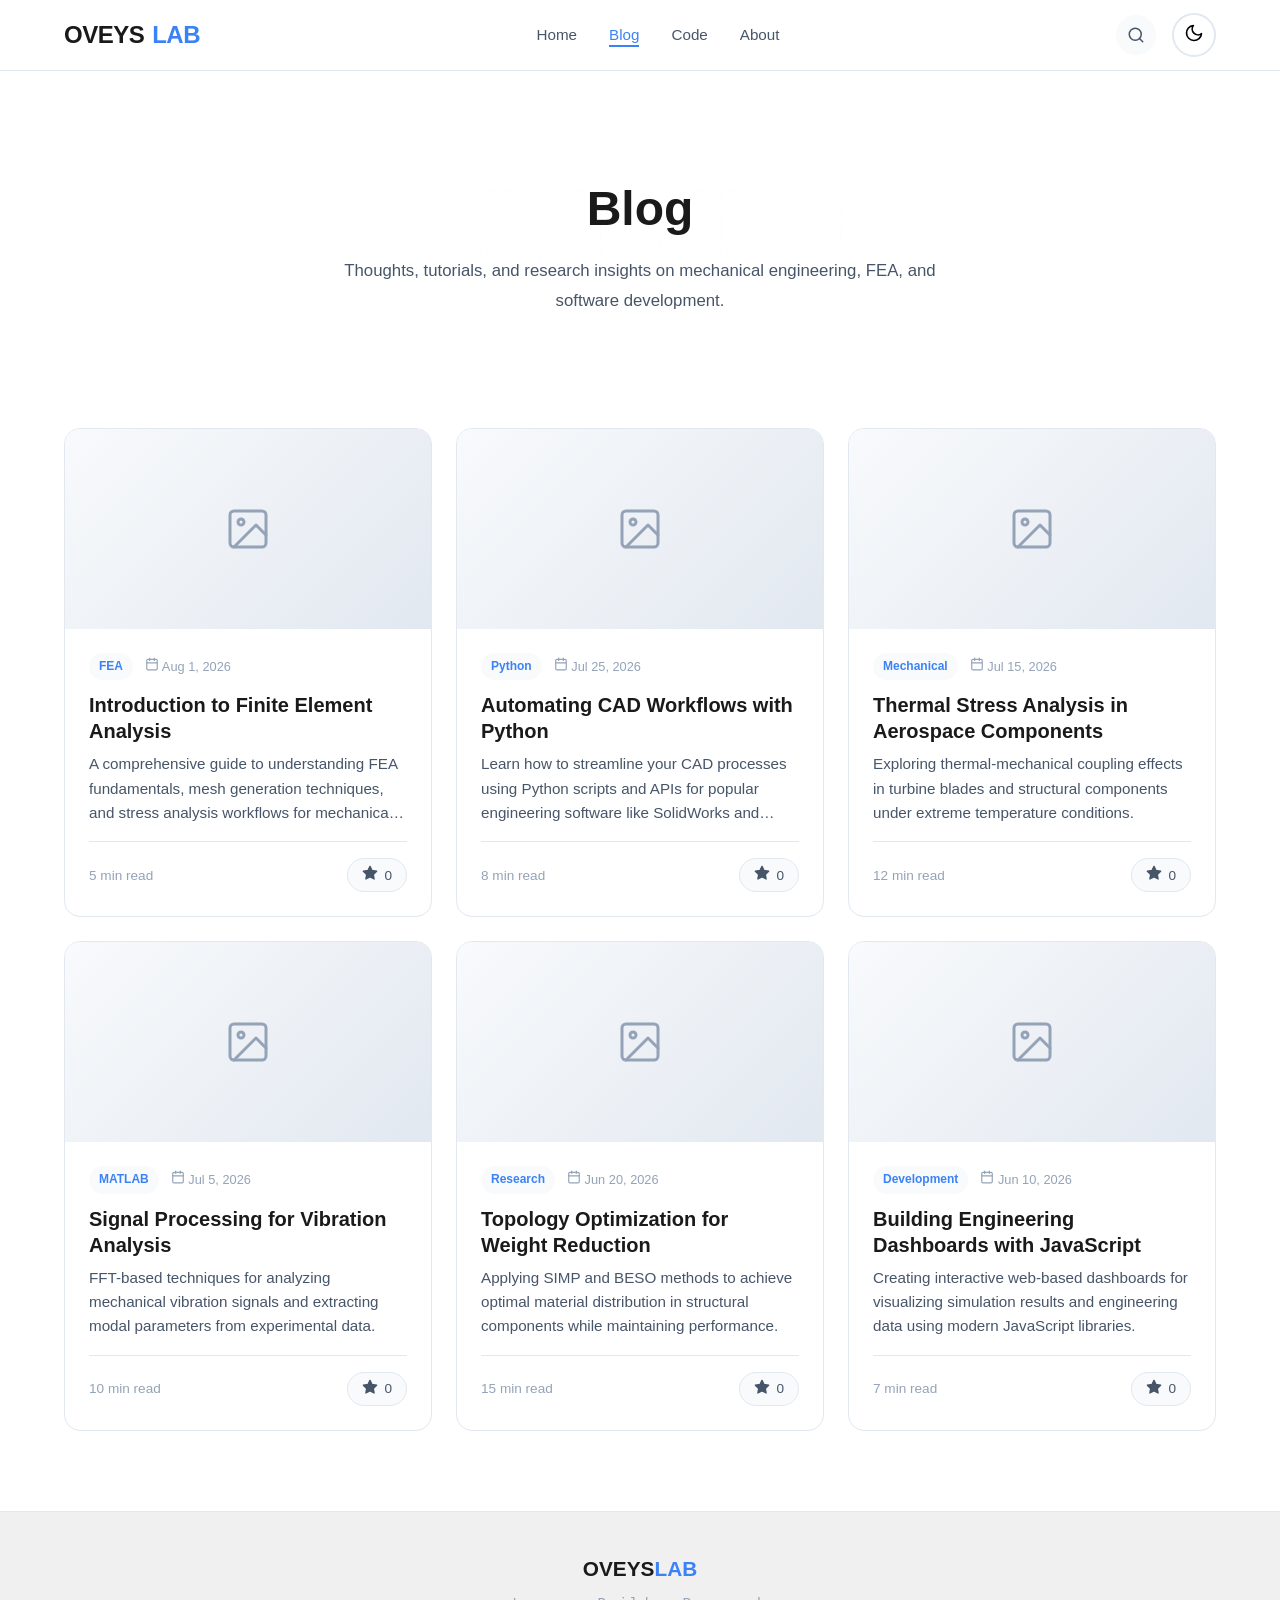
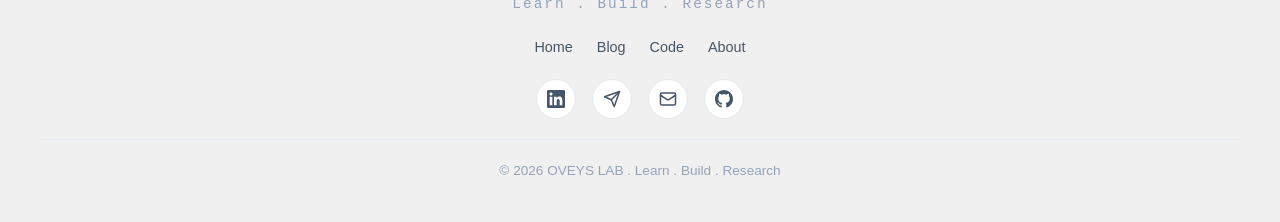
<file: blog.html>
<!DOCTYPE html>
<html lang="en" data-theme="light">
<head>
  <meta charset="UTF-8">
  <meta name="viewport" content="width=device-width, initial-scale=1.0">
  <title>Blog — OVEYS LAB</title>
  <meta name="description" content="Blog posts on engineering, FEA, programming, and research.">
  <link rel="stylesheet" href="css/style.css">
  <link rel="icon" href="data:image/svg+xml,<svg xmlns='http://www.w3.org/2000/svg' viewBox='0 0 100 100'><text y='.9em' font-size='90'>⚙️</text></svg>">
</head>
<body>
  <div class="theme-reveal"></div>
  <div class="search-overlay">
    <button class="search-close" aria-label="Close search"><svg xmlns="http://www.w3.org/2000/svg" width="20" height="20" viewBox="0 0 24 24" fill="none" stroke="currentColor" stroke-width="2" stroke-linecap="round" stroke-linejoin="round"><path d="M18 6 6 18M6 6l12 12"/></svg></button>
    <div class="search-box">
      <div class="search-input-wrapper">
        <svg xmlns="http://www.w3.org/2000/svg" width="18" height="18" viewBox="0 0 24 24" fill="none" stroke="currentColor" stroke-width="2" stroke-linecap="round" stroke-linejoin="round"><circle cx="11" cy="11" r="8"/><path d="m21 21-4.35-4.35"/></svg>
        <input type="text" class="search-input" placeholder="Search blog posts..." autocomplete="off">
      </div>
    </div>
  </div>
  <div class="mobile-menu-overlay"></div>
  <div class="mobile-menu">
    <button class="search-close mobile-menu-close" style="position:absolute;top:16px;left:16px;" aria-label="Close menu"><svg xmlns="http://www.w3.org/2000/svg" width="20" height="20" viewBox="0 0 24 24" fill="none" stroke="currentColor" stroke-width="2" stroke-linecap="round" stroke-linejoin="round"><path d="M18 6 6 18M6 6l12 12"/></svg></button>
    <ul class="mobile-menu-links">
      <li><a href="index.html">Home</a></li>
      <li><a href="blog.html" class="active">Blog</a></li>
      <li><a href="code.html">Code</a></li>
      <li><a href="about.html">About</a></li>
    </ul>
  </div>
  <nav class="navbar">
    <div class="nav-container">
      <a href="index.html" class="nav-logo">OVEYS<span>LAB</span></a>
      <ul class="nav-links">
        <li><a href="index.html">Home</a></li>
        <li><a href="blog.html" class="active">Blog</a></li>
        <li><a href="code.html">Code</a></li>
        <li><a href="about.html">About</a></li>
      </ul>
      <div class="nav-actions">
        <button class="search-btn" aria-label="Search"><svg xmlns="http://www.w3.org/2000/svg" width="18" height="18" viewBox="0 0 24 24" fill="none" stroke="currentColor" stroke-width="2" stroke-linecap="round" stroke-linejoin="round"><circle cx="11" cy="11" r="8"/><path d="m21 21-4.35-4.35"/></svg></button>
        <button class="theme-toggle" aria-label="Toggle theme">
          <span class="theme-icon sun"><svg xmlns="http://www.w3.org/2000/svg" width="20" height="20" viewBox="0 0 24 24" fill="none" stroke="currentColor" stroke-width="2" stroke-linecap="round" stroke-linejoin="round"><circle cx="12" cy="12" r="5"/><path d="M12 1v2M12 21v2M4.22 4.22l1.42 1.42M18.36 18.36l1.42 1.42M1 12h2M21 12h2M4.22 19.78l1.42-1.42M18.36 5.64l1.42-1.42"/></svg></span>
          <span class="theme-icon moon"><svg xmlns="http://www.w3.org/2000/svg" width="20" height="20" viewBox="0 0 24 24" fill="none" stroke="currentColor" stroke-width="2" stroke-linecap="round" stroke-linejoin="round"><path d="M21 12.79A9 9 0 1 1 11.21 3 7 7 0 0 0 21 12.79z"/></svg></span>
        </button>
        <button class="mobile-menu-btn" aria-label="Menu"><span></span><span></span><span></span></button>
      </div>
    </div>
  </nav>
  <main class="page-wrapper">
    <section class="about-hero" style="padding:100px 24px 40px;">
      <div class="cad-grid"></div>
      <div class="about-profile" style="position:relative; z-index:1;">
        <h1 class="about-name" style="font-size:clamp(2rem,5vw,3rem);">Blog</h1>
        <p class="about-bio">Thoughts, tutorials, and research insights on mechanical engineering, FEA, and software development.</p>
      </div>
    </section>
    <section class="section" style="padding-top:40px;">
      <div class="cards-grid stagger-children">
        <a href="post-1.html" class="card fade-in" style="text-decoration:none; color:inherit;">
          <div class="card-image-placeholder"><svg xmlns="http://www.w3.org/2000/svg" width="48" height="48" viewBox="0 0 24 24" fill="none" stroke="currentColor" stroke-width="1.5" stroke-linecap="round" stroke-linejoin="round"><rect x="3" y="3" width="18" height="18" rx="2" ry="2"/><circle cx="8.5" cy="8.5" r="1.5"/><polyline points="21 15 16 10 5 21"/></svg></div>
          <div class="card-body">
            <div class="card-meta"><span class="card-category">FEA</span><span><svg xmlns="http://www.w3.org/2000/svg" width="14" height="14" viewBox="0 0 24 24" fill="none" stroke="currentColor" stroke-width="2" stroke-linecap="round" stroke-linejoin="round"><rect x="3" y="4" width="18" height="18" rx="2" ry="2"/><line x1="16" y1="2" x2="16" y2="6"/><line x1="8" y1="2" x2="8" y2="6"/><line x1="3" y1="10" x2="21" y2="10"/></svg> Aug 1, 2026</span></div>
            <h3 class="card-title">Introduction to Finite Element Analysis</h3>
            <p class="card-excerpt">A comprehensive guide to understanding FEA fundamentals, mesh generation techniques, and stress analysis workflows for mechanical engineers.</p>
            <div class="card-footer">
              <span class="card-date">5 min read</span>
              <button class="like-btn" data-post-id="blog-post-1" data-base-count="0" onclick="event.preventDefault(); event.stopPropagation();">
                <span class="star"><svg xmlns="http://www.w3.org/2000/svg" width="16" height="16" viewBox="0 0 24 24" fill="currentColor" stroke="currentColor" stroke-width="2" stroke-linecap="round" stroke-linejoin="round"><polygon points="12 2 15.09 8.26 22 9.27 17 14.14 18.18 21.02 12 17.77 5.82 21.02 7 14.14 2 9.27 8.91 8.26 12 2"/></svg></span><span class="like-count">0</span>
              </button>
            </div>
          </div>
        </a>
        <a href="post-2.html" class="card fade-in" style="text-decoration:none; color:inherit;">
          <div class="card-image-placeholder"><svg xmlns="http://www.w3.org/2000/svg" width="48" height="48" viewBox="0 0 24 24" fill="none" stroke="currentColor" stroke-width="1.5" stroke-linecap="round" stroke-linejoin="round"><rect x="3" y="3" width="18" height="18" rx="2" ry="2"/><circle cx="8.5" cy="8.5" r="1.5"/><polyline points="21 15 16 10 5 21"/></svg></div>
          <div class="card-body">
            <div class="card-meta"><span class="card-category">Python</span><span><svg xmlns="http://www.w3.org/2000/svg" width="14" height="14" viewBox="0 0 24 24" fill="none" stroke="currentColor" stroke-width="2" stroke-linecap="round" stroke-linejoin="round"><rect x="3" y="4" width="18" height="18" rx="2" ry="2"/><line x1="16" y1="2" x2="16" y2="6"/><line x1="8" y1="2" x2="8" y2="6"/><line x1="3" y1="10" x2="21" y2="10"/></svg> Jul 25, 2026</span></div>
            <h3 class="card-title">Automating CAD Workflows with Python</h3>
            <p class="card-excerpt">Learn how to streamline your CAD processes using Python scripts and APIs for popular engineering software like SolidWorks and FreeCAD.</p>
            <div class="card-footer">
              <span class="card-date">8 min read</span>
              <button class="like-btn" data-post-id="blog-post-2" data-base-count="0" onclick="event.preventDefault(); event.stopPropagation();">
                <span class="star"><svg xmlns="http://www.w3.org/2000/svg" width="16" height="16" viewBox="0 0 24 24" fill="currentColor" stroke="currentColor" stroke-width="2" stroke-linecap="round" stroke-linejoin="round"><polygon points="12 2 15.09 8.26 22 9.27 17 14.14 18.18 21.02 12 17.77 5.82 21.02 7 14.14 2 9.27 8.91 8.26 12 2"/></svg></span><span class="like-count">0</span>
              </button>
            </div>
          </div>
        </a>
        <a href="post-3.html" class="card fade-in" style="text-decoration:none; color:inherit;">
          <div class="card-image-placeholder"><svg xmlns="http://www.w3.org/2000/svg" width="48" height="48" viewBox="0 0 24 24" fill="none" stroke="currentColor" stroke-width="1.5" stroke-linecap="round" stroke-linejoin="round"><rect x="3" y="3" width="18" height="18" rx="2" ry="2"/><circle cx="8.5" cy="8.5" r="1.5"/><polyline points="21 15 16 10 5 21"/></svg></div>
          <div class="card-body">
            <div class="card-meta"><span class="card-category">Mechanical</span><span><svg xmlns="http://www.w3.org/2000/svg" width="14" height="14" viewBox="0 0 24 24" fill="none" stroke="currentColor" stroke-width="2" stroke-linecap="round" stroke-linejoin="round"><rect x="3" y="4" width="18" height="18" rx="2" ry="2"/><line x1="16" y1="2" x2="16" y2="6"/><line x1="8" y1="2" x2="8" y2="6"/><line x1="3" y1="10" x2="21" y2="10"/></svg> Jul 15, 2026</span></div>
            <h3 class="card-title">Thermal Stress Analysis in Aerospace Components</h3>
            <p class="card-excerpt">Exploring thermal-mechanical coupling effects in turbine blades and structural components under extreme temperature conditions.</p>
            <div class="card-footer">
              <span class="card-date">12 min read</span>
              <button class="like-btn" data-post-id="blog-post-3" data-base-count="0" onclick="event.preventDefault(); event.stopPropagation();">
                <span class="star"><svg xmlns="http://www.w3.org/2000/svg" width="16" height="16" viewBox="0 0 24 24" fill="currentColor" stroke="currentColor" stroke-width="2" stroke-linecap="round" stroke-linejoin="round"><polygon points="12 2 15.09 8.26 22 9.27 17 14.14 18.18 21.02 12 17.77 5.82 21.02 7 14.14 2 9.27 8.91 8.26 12 2"/></svg></span><span class="like-count">0</span>
              </button>
            </div>
          </div>
        </a>
        <a href="post-4.html" class="card fade-in" style="text-decoration:none; color:inherit;">
          <div class="card-image-placeholder"><svg xmlns="http://www.w3.org/2000/svg" width="48" height="48" viewBox="0 0 24 24" fill="none" stroke="currentColor" stroke-width="1.5" stroke-linecap="round" stroke-linejoin="round"><rect x="3" y="3" width="18" height="18" rx="2" ry="2"/><circle cx="8.5" cy="8.5" r="1.5"/><polyline points="21 15 16 10 5 21"/></svg></div>
          <div class="card-body">
            <div class="card-meta"><span class="card-category">MATLAB</span><span><svg xmlns="http://www.w3.org/2000/svg" width="14" height="14" viewBox="0 0 24 24" fill="none" stroke="currentColor" stroke-width="2" stroke-linecap="round" stroke-linejoin="round"><rect x="3" y="4" width="18" height="18" rx="2" ry="2"/><line x1="16" y1="2" x2="16" y2="6"/><line x1="8" y1="2" x2="8" y2="6"/><line x1="3" y1="10" x2="21" y2="10"/></svg> Jul 5, 2026</span></div>
            <h3 class="card-title">Signal Processing for Vibration Analysis</h3>
            <p class="card-excerpt">FFT-based techniques for analyzing mechanical vibration signals and extracting modal parameters from experimental data.</p>
            <div class="card-footer">
              <span class="card-date">10 min read</span>
              <button class="like-btn" data-post-id="blog-post-4" data-base-count="0" onclick="event.preventDefault(); event.stopPropagation();">
                <span class="star"><svg xmlns="http://www.w3.org/2000/svg" width="16" height="16" viewBox="0 0 24 24" fill="currentColor" stroke="currentColor" stroke-width="2" stroke-linecap="round" stroke-linejoin="round"><polygon points="12 2 15.09 8.26 22 9.27 17 14.14 18.18 21.02 12 17.77 5.82 21.02 7 14.14 2 9.27 8.91 8.26 12 2"/></svg></span><span class="like-count">0</span>
              </button>
            </div>
          </div>
        </a>
        <a href="post-5.html" class="card fade-in" style="text-decoration:none; color:inherit;">
          <div class="card-image-placeholder"><svg xmlns="http://www.w3.org/2000/svg" width="48" height="48" viewBox="0 0 24 24" fill="none" stroke="currentColor" stroke-width="1.5" stroke-linecap="round" stroke-linejoin="round"><rect x="3" y="3" width="18" height="18" rx="2" ry="2"/><circle cx="8.5" cy="8.5" r="1.5"/><polyline points="21 15 16 10 5 21"/></svg></div>
          <div class="card-body">
            <div class="card-meta"><span class="card-category">Research</span><span><svg xmlns="http://www.w3.org/2000/svg" width="14" height="14" viewBox="0 0 24 24" fill="none" stroke="currentColor" stroke-width="2" stroke-linecap="round" stroke-linejoin="round"><rect x="3" y="4" width="18" height="18" rx="2" ry="2"/><line x1="16" y1="2" x2="16" y2="6"/><line x1="8" y1="2" x2="8" y2="6"/><line x1="3" y1="10" x2="21" y2="10"/></svg> Jun 20, 2026</span></div>
            <h3 class="card-title">Topology Optimization for Weight Reduction</h3>
            <p class="card-excerpt">Applying SIMP and BESO methods to achieve optimal material distribution in structural components while maintaining performance.</p>
            <div class="card-footer">
              <span class="card-date">15 min read</span>
              <button class="like-btn" data-post-id="blog-post-5" data-base-count="0" onclick="event.preventDefault(); event.stopPropagation();">
                <span class="star"><svg xmlns="http://www.w3.org/2000/svg" width="16" height="16" viewBox="0 0 24 24" fill="currentColor" stroke="currentColor" stroke-width="2" stroke-linecap="round" stroke-linejoin="round"><polygon points="12 2 15.09 8.26 22 9.27 17 14.14 18.18 21.02 12 17.77 5.82 21.02 7 14.14 2 9.27 8.91 8.26 12 2"/></svg></span><span class="like-count">0</span>
              </button>
            </div>
          </div>
        </a>
        <a href="post-6.html" class="card fade-in" style="text-decoration:none; color:inherit;">
          <div class="card-image-placeholder"><svg xmlns="http://www.w3.org/2000/svg" width="48" height="48" viewBox="0 0 24 24" fill="none" stroke="currentColor" stroke-width="1.5" stroke-linecap="round" stroke-linejoin="round"><rect x="3" y="3" width="18" height="18" rx="2" ry="2"/><circle cx="8.5" cy="8.5" r="1.5"/><polyline points="21 15 16 10 5 21"/></svg></div>
          <div class="card-body">
            <div class="card-meta"><span class="card-category">Development</span><span><svg xmlns="http://www.w3.org/2000/svg" width="14" height="14" viewBox="0 0 24 24" fill="none" stroke="currentColor" stroke-width="2" stroke-linecap="round" stroke-linejoin="round"><rect x="3" y="4" width="18" height="18" rx="2" ry="2"/><line x1="16" y1="2" x2="16" y2="6"/><line x1="8" y1="2" x2="8" y2="6"/><line x1="3" y1="10" x2="21" y2="10"/></svg> Jun 10, 2026</span></div>
            <h3 class="card-title">Building Engineering Dashboards with JavaScript</h3>
            <p class="card-excerpt">Creating interactive web-based dashboards for visualizing simulation results and engineering data using modern JavaScript libraries.</p>
            <div class="card-footer">
              <span class="card-date">7 min read</span>
              <button class="like-btn" data-post-id="blog-post-6" data-base-count="0" onclick="event.preventDefault(); event.stopPropagation();">
                <span class="star"><svg xmlns="http://www.w3.org/2000/svg" width="16" height="16" viewBox="0 0 24 24" fill="currentColor" stroke="currentColor" stroke-width="2" stroke-linecap="round" stroke-linejoin="round"><polygon points="12 2 15.09 8.26 22 9.27 17 14.14 18.18 21.02 12 17.77 5.82 21.02 7 14.14 2 9.27 8.91 8.26 12 2"/></svg></span><span class="like-count">0</span>
              </button>
            </div>
          </div>
        </a>
      </div>
    </section>
  </main>
  <footer class="footer">
    <div class="footer-content">
      <div class="footer-brand">OVEYS<span>LAB</span></div>
      <div class="footer-tagline">Learn . Build . Research</div>
      <div class="footer-links">
        <a href="index.html">Home</a>
        <a href="blog.html">Blog</a>
        <a href="code.html">Code</a>
        <a href="about.html">About</a>
      </div>
      <div class="footer-social">
        <a href="https://www.linkedin.com/in/oveys-dadash-tabar-5076a5373?utm_source=share_via&utm_content=profile&utm_medium=member_android" aria-label="LinkedIn"><svg xmlns="http://www.w3.org/2000/svg" width="18" height="18" viewBox="0 0 24 24" fill="currentColor"><path d="M20.447 20.452h-3.554v-5.569c0-1.328-.027-3.037-1.852-3.037-1.853 0-2.136 1.445-2.136 2.939v5.667H9.351V9h3.414v1.561h.046c.477-.9 1.637-1.85 3.37-1.85 3.601 0 4.267 2.37 4.267 5.455v6.286zM5.337 7.433c-1.144 0-2.063-.926-2.063-2.065 0-1.138.92-2.063 2.063-2.063 1.14 0 2.064.925 2.064 2.063 0 1.139-.925 2.065-2.064 2.065zm1.782 13.019H3.555V9h3.564v11.452zM22.225 0H1.771C.792 0 0 .774 0 1.729v20.542C0 23.227.792 24 1.771 24h20.451C23.2 24 24 23.227 24 22.271V1.729C24 .774 23.2 0 22.222 0h.003z"/></svg></a>
        <a href="https://t.me/Oveys_Dt_6174" aria-label="Telegram"><svg xmlns="http://www.w3.org/2000/svg" width="18" height="18" viewBox="0 0 24 24" fill="none" stroke="currentColor" stroke-width="2" stroke-linecap="round" stroke-linejoin="round"><line x1="22" y1="2" x2="11" y2="13"/><polygon points="22 2 15 22 11 13 2 9 22 2"/></svg></a>
        <a href="mailto:oveysdt85@gmail.com" aria-label="Email"><svg xmlns="http://www.w3.org/2000/svg" width="18" height="18" viewBox="0 0 24 24" fill="none" stroke="currentColor" stroke-width="2" stroke-linecap="round" stroke-linejoin="round"><rect x="2" y="4" width="20" height="16" rx="2"/><path d="m22 7-8.97 5.7a1.94 1.94 0 0 1-2.06 0L2 7"/></svg></a>
        <a href="https://github.com/oveysdd" aria-label="GitHub"><svg xmlns="http://www.w3.org/2000/svg" width="18" height="18" viewBox="0 0 24 24" fill="currentColor"><path d="M12 0c-6.626 0-12 5.373-12 12 0 5.302 3.438 9.8 8.207 11.387.599.111.793-.261.793-.577v-2.234c-3.338.726-4.033-1.416-4.033-1.416-.546-1.387-1.333-1.756-1.333-1.756-1.089-.745.083-.729.083-.729 1.205.084 1.839 1.237 1.839 1.237 1.07 1.834 2.807 1.304 3.492.997.107-.775.418-1.305.762-1.604-2.665-.305-5.467-1.334-5.467-5.931 0-1.311.469-2.381 1.236-3.221-.124-.303-.535-1.524.117-3.176 0 0 1.008-.322 3.301 1.23.957-.266 1.983-.399 3.003-.404 1.02.005 2.047.138 3.006.404 2.291-1.552 3.297-1.23 3.297-1.23.653 1.653.242 2.874.118 3.176.77.84 1.235 1.911 1.235 3.221 0 4.609-2.807 5.624-5.479 5.921.43.372.823 1.102.823 2.222v3.293c0 .319.192.694.801.576 4.765-1.589 8.199-6.086 8.199-11.386 0-6.627-5.373-12-12-12z"/></svg></a>
      </div>
      <div class="footer-bottom">© 2026 OVEYS LAB . Learn . Build . Research</div>
    </div>
  </footer>
  <button class="scroll-top" aria-label="Scroll to top"><svg xmlns="http://www.w3.org/2000/svg" width="20" height="20" viewBox="0 0 24 24" fill="none" stroke="currentColor" stroke-width="2" stroke-linecap="round" stroke-linejoin="round"><path d="m18 15-6-6-6 6"/></svg></button>
  <script src="js/main.js"></script>
</body>
</html>
</file>
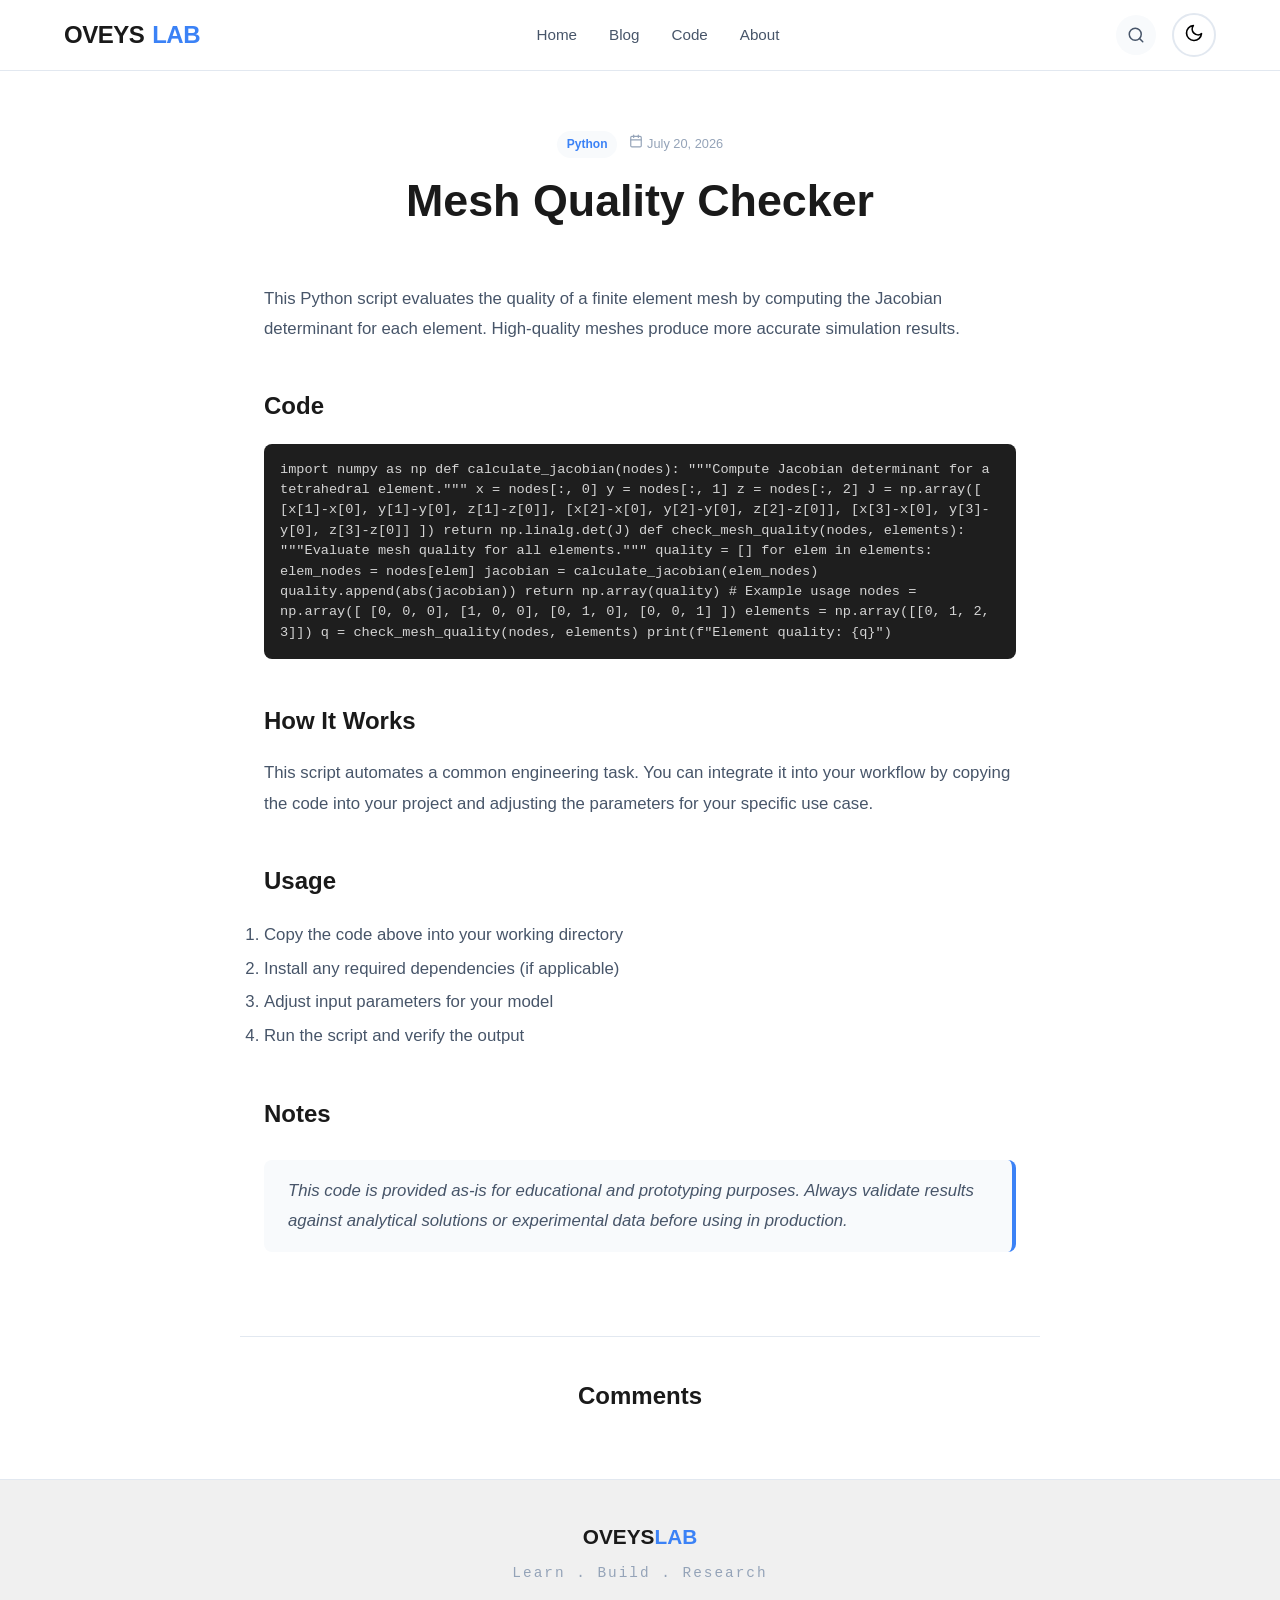
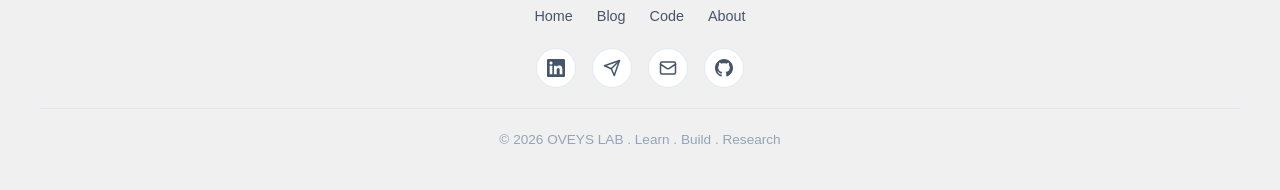
<file: code-1.html>
<!DOCTYPE html>
<html lang="en" data-theme="light">
<head>
  <meta charset="UTF-8">
  <meta name="viewport" content="width=device-width, initial-scale=1.0">
  <title>Mesh Quality Checker — OVEYS LAB Code</title>
  <link rel="stylesheet" href="css/style.css">
  <link rel="icon" href="data:image/svg+xml,<svg xmlns='http://www.w3.org/2000/svg' viewBox='0 0 100 100'><text y='.9em' font-size='90'>⚙️</text></svg>">
</head>
<body>
  <div class="theme-reveal"></div>
  <div class="search-overlay">
    <button class="search-close" aria-label="Close search"><svg xmlns="http://www.w3.org/2000/svg" width="20" height="20" viewBox="0 0 24 24" fill="none" stroke="currentColor" stroke-width="2" stroke-linecap="round" stroke-linejoin="round"><path d="M18 6 6 18M6 6l12 12"/></svg></button>
    <div class="search-box">
      <div class="search-input-wrapper">
        <svg xmlns="http://www.w3.org/2000/svg" width="18" height="18" viewBox="0 0 24 24" fill="none" stroke="currentColor" stroke-width="2" stroke-linecap="round" stroke-linejoin="round"><circle cx="11" cy="11" r="8"/><path d="m21 21-4.35-4.35"/></svg>
        <input type="text" class="search-input" placeholder="Search..." autocomplete="off">
      </div>
    </div>
  </div>
  <div class="mobile-menu-overlay"></div>
  <div class="mobile-menu">
    <button class="search-close mobile-menu-close" style="position:absolute;top:16px;left:16px;" aria-label="Close menu"><svg xmlns="http://www.w3.org/2000/svg" width="20" height="20" viewBox="0 0 24 24" fill="none" stroke="currentColor" stroke-width="2" stroke-linecap="round" stroke-linejoin="round"><path d="M18 6 6 18M6 6l12 12"/></svg></button>
    <ul class="mobile-menu-links">
      <li><a href="index.html">Home</a></li>
      <li><a href="blog.html">Blog</a></li>
      <li><a href="code.html">Code</a></li>
      <li><a href="about.html">About</a></li>
    </ul>
  </div>
  <nav class="navbar">
    <div class="nav-container">
      <a href="index.html" class="nav-logo">OVEYS<span>LAB</span></a>
      <ul class="nav-links">
        <li><a href="index.html">Home</a></li>
        <li><a href="blog.html">Blog</a></li>
        <li><a href="code.html">Code</a></li>
        <li><a href="about.html">About</a></li>
      </ul>
      <div class="nav-actions">
        <button class="search-btn" aria-label="Search"><svg xmlns="http://www.w3.org/2000/svg" width="18" height="18" viewBox="0 0 24 24" fill="none" stroke="currentColor" stroke-width="2" stroke-linecap="round" stroke-linejoin="round"><circle cx="11" cy="11" r="8"/><path d="m21 21-4.35-4.35"/></svg></button>
        <button class="theme-toggle" aria-label="Toggle theme">
          <span class="theme-icon sun"><svg xmlns="http://www.w3.org/2000/svg" width="20" height="20" viewBox="0 0 24 24" fill="none" stroke="currentColor" stroke-width="2" stroke-linecap="round" stroke-linejoin="round"><circle cx="12" cy="12" r="5"/><path d="M12 1v2M12 21v2M4.22 4.22l1.42 1.42M18.36 18.36l1.42 1.42M1 12h2M21 12h2M4.22 19.78l1.42-1.42M18.36 5.64l1.42-1.42"/></svg></span>
          <span class="theme-icon moon"><svg xmlns="http://www.w3.org/2000/svg" width="20" height="20" viewBox="0 0 24 24" fill="none" stroke="currentColor" stroke-width="2" stroke-linecap="round" stroke-linejoin="round"><path d="M21 12.79A9 9 0 1 1 11.21 3 7 7 0 0 0 21 12.79z"/></svg></span>
        </button>
        <button class="mobile-menu-btn" aria-label="Menu"><span></span><span></span><span></span></button>
      </div>
    </div>
  </nav>
  <main class="page-wrapper">
    <article>
      <div class="post-header fade-in">
        <div class="card-meta" style="justify-content:center; margin-bottom:16px;">
          <span class="card-category">Python</span>
          <span><svg xmlns="http://www.w3.org/2000/svg" width="14" height="14" viewBox="0 0 24 24" fill="none" stroke="currentColor" stroke-width="2" stroke-linecap="round" stroke-linejoin="round"><rect x="3" y="4" width="18" height="18" rx="2" ry="2"/><line x1="16" y1="2" x2="16" y2="6"/><line x1="8" y1="2" x2="8" y2="6"/><line x1="3" y1="10" x2="21" y2="10"/></svg> July 20, 2026</span>
        </div>
        <h1 class="post-title">Mesh Quality Checker</h1>
      </div>
      <div class="post-content fade-in">
        <p>This Python script evaluates the quality of a finite element mesh by computing the Jacobian determinant for each element. High-quality meshes produce more accurate simulation results.</p>

        <h2>Code</h2>
        <div class="code-snippet" style="margin-bottom:32px;">
import numpy as np

def calculate_jacobian(nodes):
    """Compute Jacobian determinant for a tetrahedral element."""
    x = nodes[:, 0]
    y = nodes[:, 1]
    z = nodes[:, 2]

    J = np.array([
        [x[1]-x[0], y[1]-y[0], z[1]-z[0]],
        [x[2]-x[0], y[2]-y[0], z[2]-z[0]],
        [x[3]-x[0], y[3]-y[0], z[3]-z[0]]
    ])

    return np.linalg.det(J)

def check_mesh_quality(nodes, elements):
    """Evaluate mesh quality for all elements."""
    quality = []
    for elem in elements:
        elem_nodes = nodes[elem]
        jacobian = calculate_jacobian(elem_nodes)
        quality.append(abs(jacobian))
    return np.array(quality)

# Example usage
nodes = np.array([
    [0, 0, 0], [1, 0, 0], [0, 1, 0], [0, 0, 1]
])
elements = np.array([[0, 1, 2, 3]])

q = check_mesh_quality(nodes, elements)
print(f"Element quality: {q}")
        </div>

        <h2>How It Works</h2>
        <p>This script automates a common engineering task. You can integrate it into your workflow by copying the code into your project and adjusting the parameters for your specific use case.</p>

        <h2>Usage</h2>
        <ol style="margin:16px 0; padding-right:24px; color:var(--text-secondary); line-height:2;">
          <li>Copy the code above into your working directory</li>
          <li>Install any required dependencies (if applicable)</li>
          <li>Adjust input parameters for your model</li>
          <li>Run the script and verify the output</li>
        </ol>

        <h2>Notes</h2>
        <blockquote>
          This code is provided as-is for educational and prototyping purposes. Always validate results against analytical solutions or experimental data before using in production.
        </blockquote>
      </div>
    </article>
    <section class="comments-section">
      <h3 class="comments-title">Comments</h3>
      <div id="disqus_thread"></div>
    </section>
  </main>
  <footer class="footer">
    <div class="footer-content">
      <div class="footer-brand">OVEYS<span>LAB</span></div>
      <div class="footer-tagline">Learn . Build . Research</div>
      <div class="footer-links">
        <a href="index.html">Home</a>
        <a href="blog.html">Blog</a>
        <a href="code.html">Code</a>
        <a href="about.html">About</a>
      </div>
      <div class="footer-social">
        <a href="https://www.linkedin.com/in/oveys-dadash-tabar-5076a5373?utm_source=share_via&utm_content=profile&utm_medium=member_android" aria-label="LinkedIn"><svg xmlns="http://www.w3.org/2000/svg" width="18" height="18" viewBox="0 0 24 24" fill="currentColor"><path d="M20.447 20.452h-3.554v-5.569c0-1.328-.027-3.037-1.852-3.037-1.853 0-2.136 1.445-2.136 2.939v5.667H9.351V9h3.414v1.561h.046c.477-.9 1.637-1.85 3.37-1.85 3.601 0 4.267 2.37 4.267 5.455v6.286zM5.337 7.433c-1.144 0-2.063-.926-2.063-2.065 0-1.138.92-2.063 2.063-2.063 1.14 0 2.064.925 2.064 2.063 0 1.139-.925 2.065-2.064 2.065zm1.782 13.019H3.555V9h3.564v11.452zM22.225 0H1.771C.792 0 0 .774 0 1.729v20.542C0 23.227.792 24 1.771 24h20.451C23.2 24 24 23.227 24 22.271V1.729C24 .774 23.2 0 22.222 0h.003z"/></svg></a>
        <a href="https://t.me/Oveys_Dt_6174" aria-label="Telegram"><svg xmlns="http://www.w3.org/2000/svg" width="18" height="18" viewBox="0 0 24 24" fill="none" stroke="currentColor" stroke-width="2" stroke-linecap="round" stroke-linejoin="round"><line x1="22" y1="2" x2="11" y2="13"/><polygon points="22 2 15 22 11 13 2 9 22 2"/></svg></a>
        <a href="mailto:oveysdt85@gmail.com" aria-label="Email"><svg xmlns="http://www.w3.org/2000/svg" width="18" height="18" viewBox="0 0 24 24" fill="none" stroke="currentColor" stroke-width="2" stroke-linecap="round" stroke-linejoin="round"><rect x="2" y="4" width="20" height="16" rx="2"/><path d="m22 7-8.97 5.7a1.94 1.94 0 0 1-2.06 0L2 7"/></svg></a>
        <a href="https://github.com/oveysdd" aria-label="GitHub"><svg xmlns="http://www.w3.org/2000/svg" width="18" height="18" viewBox="0 0 24 24" fill="currentColor"><path d="M12 0c-6.626 0-12 5.373-12 12 0 5.302 3.438 9.8 8.207 11.387.599.111.793-.261.793-.577v-2.234c-3.338.726-4.033-1.416-4.033-1.416-.546-1.387-1.333-1.756-1.333-1.756-1.089-.745.083-.729.083-.729 1.205.084 1.839 1.237 1.839 1.237 1.07 1.834 2.807 1.304 3.492.997.107-.775.418-1.305.762-1.604-2.665-.305-5.467-1.334-5.467-5.931 0-1.311.469-2.381 1.236-3.221-.124-.303-.535-1.524.117-3.176 0 0 1.008-.322 3.301 1.23.957-.266 1.983-.399 3.003-.404 1.02.005 2.047.138 3.006.404 2.291-1.552 3.297-1.23 3.297-1.23.653 1.653.242 2.874.118 3.176.77.84 1.235 1.911 1.235 3.221 0 4.609-2.807 5.624-5.479 5.921.43.372.823 1.102.823 2.222v3.293c0 .319.192.694.801.576 4.765-1.589 8.199-6.086 8.199-11.386 0-6.627-5.373-12-12-12z"/></svg></a>
      </div>
      <div class="footer-bottom">© 2026 OVEYS LAB . Learn . Build . Research</div>
    </div>
  </footer>
  <button class="scroll-top" aria-label="Scroll to top"><svg xmlns="http://www.w3.org/2000/svg" width="20" height="20" viewBox="0 0 24 24" fill="none" stroke="currentColor" stroke-width="2" stroke-linecap="round" stroke-linejoin="round"><path d="m18 15-6-6-6 6"/></svg></button>
  <script src="js/main.js"></script>
</body>
</html>
</file>
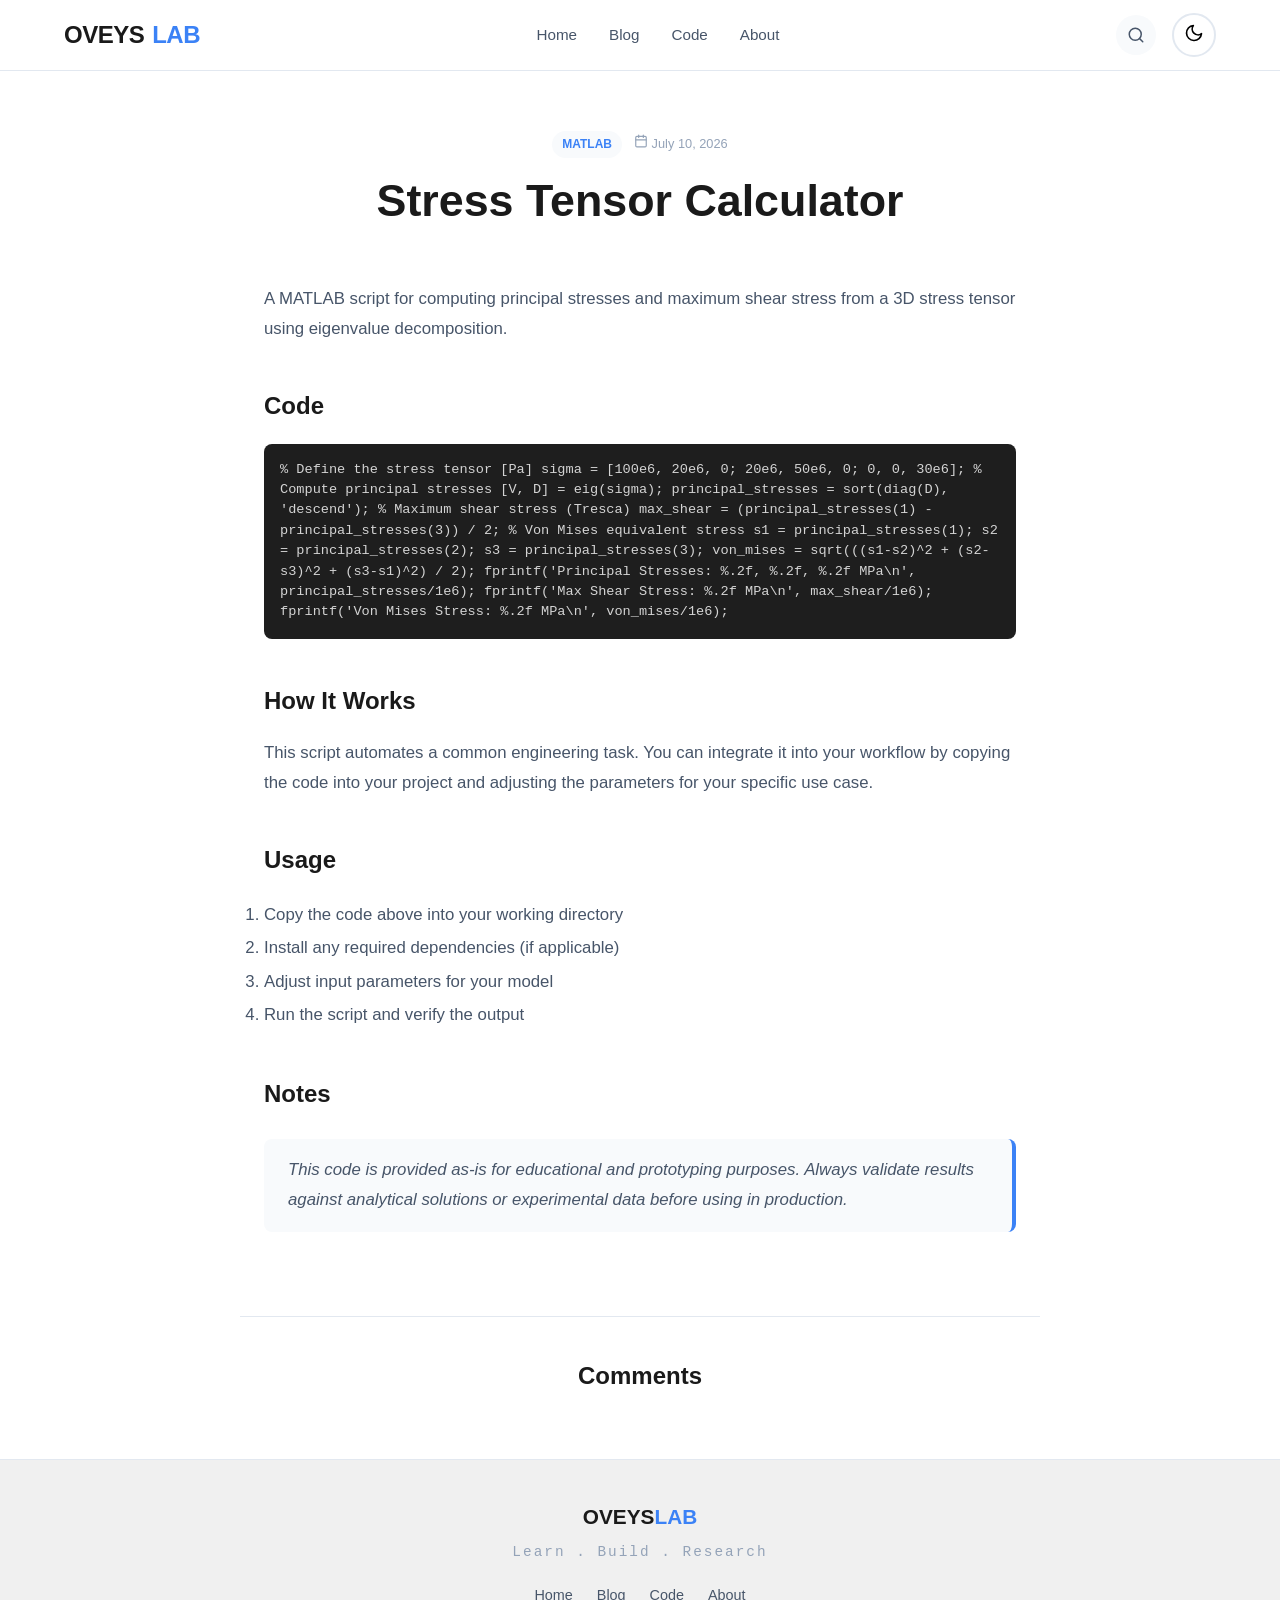
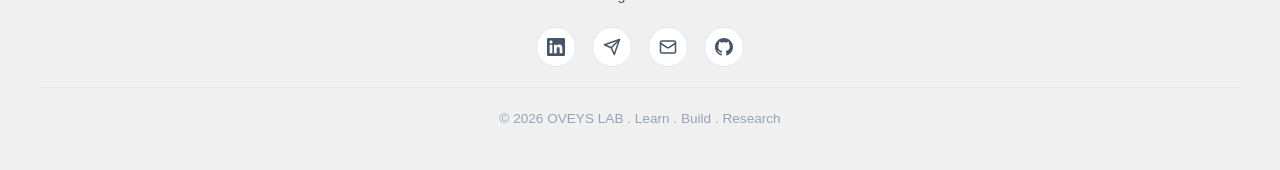
<file: code-2.html>
<!DOCTYPE html>
<html lang="en" data-theme="light">
<head>
  <meta charset="UTF-8">
  <meta name="viewport" content="width=device-width, initial-scale=1.0">
  <title>Stress Tensor Calculator — OVEYS LAB Code</title>
  <link rel="stylesheet" href="css/style.css">
  <link rel="icon" href="data:image/svg+xml,<svg xmlns='http://www.w3.org/2000/svg' viewBox='0 0 100 100'><text y='.9em' font-size='90'>⚙️</text></svg>">
</head>
<body>
  <div class="theme-reveal"></div>
  <div class="search-overlay">
    <button class="search-close" aria-label="Close search"><svg xmlns="http://www.w3.org/2000/svg" width="20" height="20" viewBox="0 0 24 24" fill="none" stroke="currentColor" stroke-width="2" stroke-linecap="round" stroke-linejoin="round"><path d="M18 6 6 18M6 6l12 12"/></svg></button>
    <div class="search-box">
      <div class="search-input-wrapper">
        <svg xmlns="http://www.w3.org/2000/svg" width="18" height="18" viewBox="0 0 24 24" fill="none" stroke="currentColor" stroke-width="2" stroke-linecap="round" stroke-linejoin="round"><circle cx="11" cy="11" r="8"/><path d="m21 21-4.35-4.35"/></svg>
        <input type="text" class="search-input" placeholder="Search..." autocomplete="off">
      </div>
    </div>
  </div>
  <div class="mobile-menu-overlay"></div>
  <div class="mobile-menu">
    <button class="search-close mobile-menu-close" style="position:absolute;top:16px;left:16px;" aria-label="Close menu"><svg xmlns="http://www.w3.org/2000/svg" width="20" height="20" viewBox="0 0 24 24" fill="none" stroke="currentColor" stroke-width="2" stroke-linecap="round" stroke-linejoin="round"><path d="M18 6 6 18M6 6l12 12"/></svg></button>
    <ul class="mobile-menu-links">
      <li><a href="index.html">Home</a></li>
      <li><a href="blog.html">Blog</a></li>
      <li><a href="code.html">Code</a></li>
      <li><a href="about.html">About</a></li>
    </ul>
  </div>
  <nav class="navbar">
    <div class="nav-container">
      <a href="index.html" class="nav-logo">OVEYS<span>LAB</span></a>
      <ul class="nav-links">
        <li><a href="index.html">Home</a></li>
        <li><a href="blog.html">Blog</a></li>
        <li><a href="code.html">Code</a></li>
        <li><a href="about.html">About</a></li>
      </ul>
      <div class="nav-actions">
        <button class="search-btn" aria-label="Search"><svg xmlns="http://www.w3.org/2000/svg" width="18" height="18" viewBox="0 0 24 24" fill="none" stroke="currentColor" stroke-width="2" stroke-linecap="round" stroke-linejoin="round"><circle cx="11" cy="11" r="8"/><path d="m21 21-4.35-4.35"/></svg></button>
        <button class="theme-toggle" aria-label="Toggle theme">
          <span class="theme-icon sun"><svg xmlns="http://www.w3.org/2000/svg" width="20" height="20" viewBox="0 0 24 24" fill="none" stroke="currentColor" stroke-width="2" stroke-linecap="round" stroke-linejoin="round"><circle cx="12" cy="12" r="5"/><path d="M12 1v2M12 21v2M4.22 4.22l1.42 1.42M18.36 18.36l1.42 1.42M1 12h2M21 12h2M4.22 19.78l1.42-1.42M18.36 5.64l1.42-1.42"/></svg></span>
          <span class="theme-icon moon"><svg xmlns="http://www.w3.org/2000/svg" width="20" height="20" viewBox="0 0 24 24" fill="none" stroke="currentColor" stroke-width="2" stroke-linecap="round" stroke-linejoin="round"><path d="M21 12.79A9 9 0 1 1 11.21 3 7 7 0 0 0 21 12.79z"/></svg></span>
        </button>
        <button class="mobile-menu-btn" aria-label="Menu"><span></span><span></span><span></span></button>
      </div>
    </div>
  </nav>
  <main class="page-wrapper">
    <article>
      <div class="post-header fade-in">
        <div class="card-meta" style="justify-content:center; margin-bottom:16px;">
          <span class="card-category">MATLAB</span>
          <span><svg xmlns="http://www.w3.org/2000/svg" width="14" height="14" viewBox="0 0 24 24" fill="none" stroke="currentColor" stroke-width="2" stroke-linecap="round" stroke-linejoin="round"><rect x="3" y="4" width="18" height="18" rx="2" ry="2"/><line x1="16" y1="2" x2="16" y2="6"/><line x1="8" y1="2" x2="8" y2="6"/><line x1="3" y1="10" x2="21" y2="10"/></svg> July 10, 2026</span>
        </div>
        <h1 class="post-title">Stress Tensor Calculator</h1>
      </div>
      <div class="post-content fade-in">
        <p>A MATLAB script for computing principal stresses and maximum shear stress from a 3D stress tensor using eigenvalue decomposition.</p>

        <h2>Code</h2>
        <div class="code-snippet" style="margin-bottom:32px;">
% Define the stress tensor [Pa]
sigma = [100e6,  20e6,   0;
          20e6,  50e6,   0;
           0,     0,    30e6];

% Compute principal stresses
[V, D] = eig(sigma);
principal_stresses = sort(diag(D), 'descend');

% Maximum shear stress (Tresca)
max_shear = (principal_stresses(1) - principal_stresses(3)) / 2;

% Von Mises equivalent stress
s1 = principal_stresses(1);
s2 = principal_stresses(2);
s3 = principal_stresses(3);
von_mises = sqrt(((s1-s2)^2 + (s2-s3)^2 + (s3-s1)^2) / 2);

fprintf('Principal Stresses: %.2f, %.2f, %.2f MPa\n', principal_stresses/1e6);
fprintf('Max Shear Stress: %.2f MPa\n', max_shear/1e6);
fprintf('Von Mises Stress: %.2f MPa\n', von_mises/1e6);
        </div>

        <h2>How It Works</h2>
        <p>This script automates a common engineering task. You can integrate it into your workflow by copying the code into your project and adjusting the parameters for your specific use case.</p>

        <h2>Usage</h2>
        <ol style="margin:16px 0; padding-right:24px; color:var(--text-secondary); line-height:2;">
          <li>Copy the code above into your working directory</li>
          <li>Install any required dependencies (if applicable)</li>
          <li>Adjust input parameters for your model</li>
          <li>Run the script and verify the output</li>
        </ol>

        <h2>Notes</h2>
        <blockquote>
          This code is provided as-is for educational and prototyping purposes. Always validate results against analytical solutions or experimental data before using in production.
        </blockquote>
      </div>
    </article>
    <section class="comments-section">
      <h3 class="comments-title">Comments</h3>
      <div id="disqus_thread"></div>
    </section>
  </main>
  <footer class="footer">
    <div class="footer-content">
      <div class="footer-brand">OVEYS<span>LAB</span></div>
      <div class="footer-tagline">Learn . Build . Research</div>
      <div class="footer-links">
        <a href="index.html">Home</a>
        <a href="blog.html">Blog</a>
        <a href="code.html">Code</a>
        <a href="about.html">About</a>
      </div>
      <div class="footer-social">
        <a href="https://www.linkedin.com/in/oveys-dadash-tabar-5076a5373?utm_source=share_via&utm_content=profile&utm_medium=member_android" aria-label="LinkedIn"><svg xmlns="http://www.w3.org/2000/svg" width="18" height="18" viewBox="0 0 24 24" fill="currentColor"><path d="M20.447 20.452h-3.554v-5.569c0-1.328-.027-3.037-1.852-3.037-1.853 0-2.136 1.445-2.136 2.939v5.667H9.351V9h3.414v1.561h.046c.477-.9 1.637-1.85 3.37-1.85 3.601 0 4.267 2.37 4.267 5.455v6.286zM5.337 7.433c-1.144 0-2.063-.926-2.063-2.065 0-1.138.92-2.063 2.063-2.063 1.14 0 2.064.925 2.064 2.063 0 1.139-.925 2.065-2.064 2.065zm1.782 13.019H3.555V9h3.564v11.452zM22.225 0H1.771C.792 0 0 .774 0 1.729v20.542C0 23.227.792 24 1.771 24h20.451C23.2 24 24 23.227 24 22.271V1.729C24 .774 23.2 0 22.222 0h.003z"/></svg></a>
        <a href="https://t.me/Oveys_Dt_6174" aria-label="Telegram"><svg xmlns="http://www.w3.org/2000/svg" width="18" height="18" viewBox="0 0 24 24" fill="none" stroke="currentColor" stroke-width="2" stroke-linecap="round" stroke-linejoin="round"><line x1="22" y1="2" x2="11" y2="13"/><polygon points="22 2 15 22 11 13 2 9 22 2"/></svg></a>
        <a href="mailto:oveysdt85@gmail.com" aria-label="Email"><svg xmlns="http://www.w3.org/2000/svg" width="18" height="18" viewBox="0 0 24 24" fill="none" stroke="currentColor" stroke-width="2" stroke-linecap="round" stroke-linejoin="round"><rect x="2" y="4" width="20" height="16" rx="2"/><path d="m22 7-8.97 5.7a1.94 1.94 0 0 1-2.06 0L2 7"/></svg></a>
        <a href="https://github.com/oveysdd" aria-label="GitHub"><svg xmlns="http://www.w3.org/2000/svg" width="18" height="18" viewBox="0 0 24 24" fill="currentColor"><path d="M12 0c-6.626 0-12 5.373-12 12 0 5.302 3.438 9.8 8.207 11.387.599.111.793-.261.793-.577v-2.234c-3.338.726-4.033-1.416-4.033-1.416-.546-1.387-1.333-1.756-1.333-1.756-1.089-.745.083-.729.083-.729 1.205.084 1.839 1.237 1.839 1.237 1.07 1.834 2.807 1.304 3.492.997.107-.775.418-1.305.762-1.604-2.665-.305-5.467-1.334-5.467-5.931 0-1.311.469-2.381 1.236-3.221-.124-.303-.535-1.524.117-3.176 0 0 1.008-.322 3.301 1.23.957-.266 1.983-.399 3.003-.404 1.02.005 2.047.138 3.006.404 2.291-1.552 3.297-1.23 3.297-1.23.653 1.653.242 2.874.118 3.176.77.84 1.235 1.911 1.235 3.221 0 4.609-2.807 5.624-5.479 5.921.43.372.823 1.102.823 2.222v3.293c0 .319.192.694.801.576 4.765-1.589 8.199-6.086 8.199-11.386 0-6.627-5.373-12-12-12z"/></svg></a>
      </div>
      <div class="footer-bottom">© 2026 OVEYS LAB . Learn . Build . Research</div>
    </div>
  </footer>
  <button class="scroll-top" aria-label="Scroll to top"><svg xmlns="http://www.w3.org/2000/svg" width="20" height="20" viewBox="0 0 24 24" fill="none" stroke="currentColor" stroke-width="2" stroke-linecap="round" stroke-linejoin="round"><path d="m18 15-6-6-6 6"/></svg></button>
  <script src="js/main.js"></script>
</body>
</html>
</file>
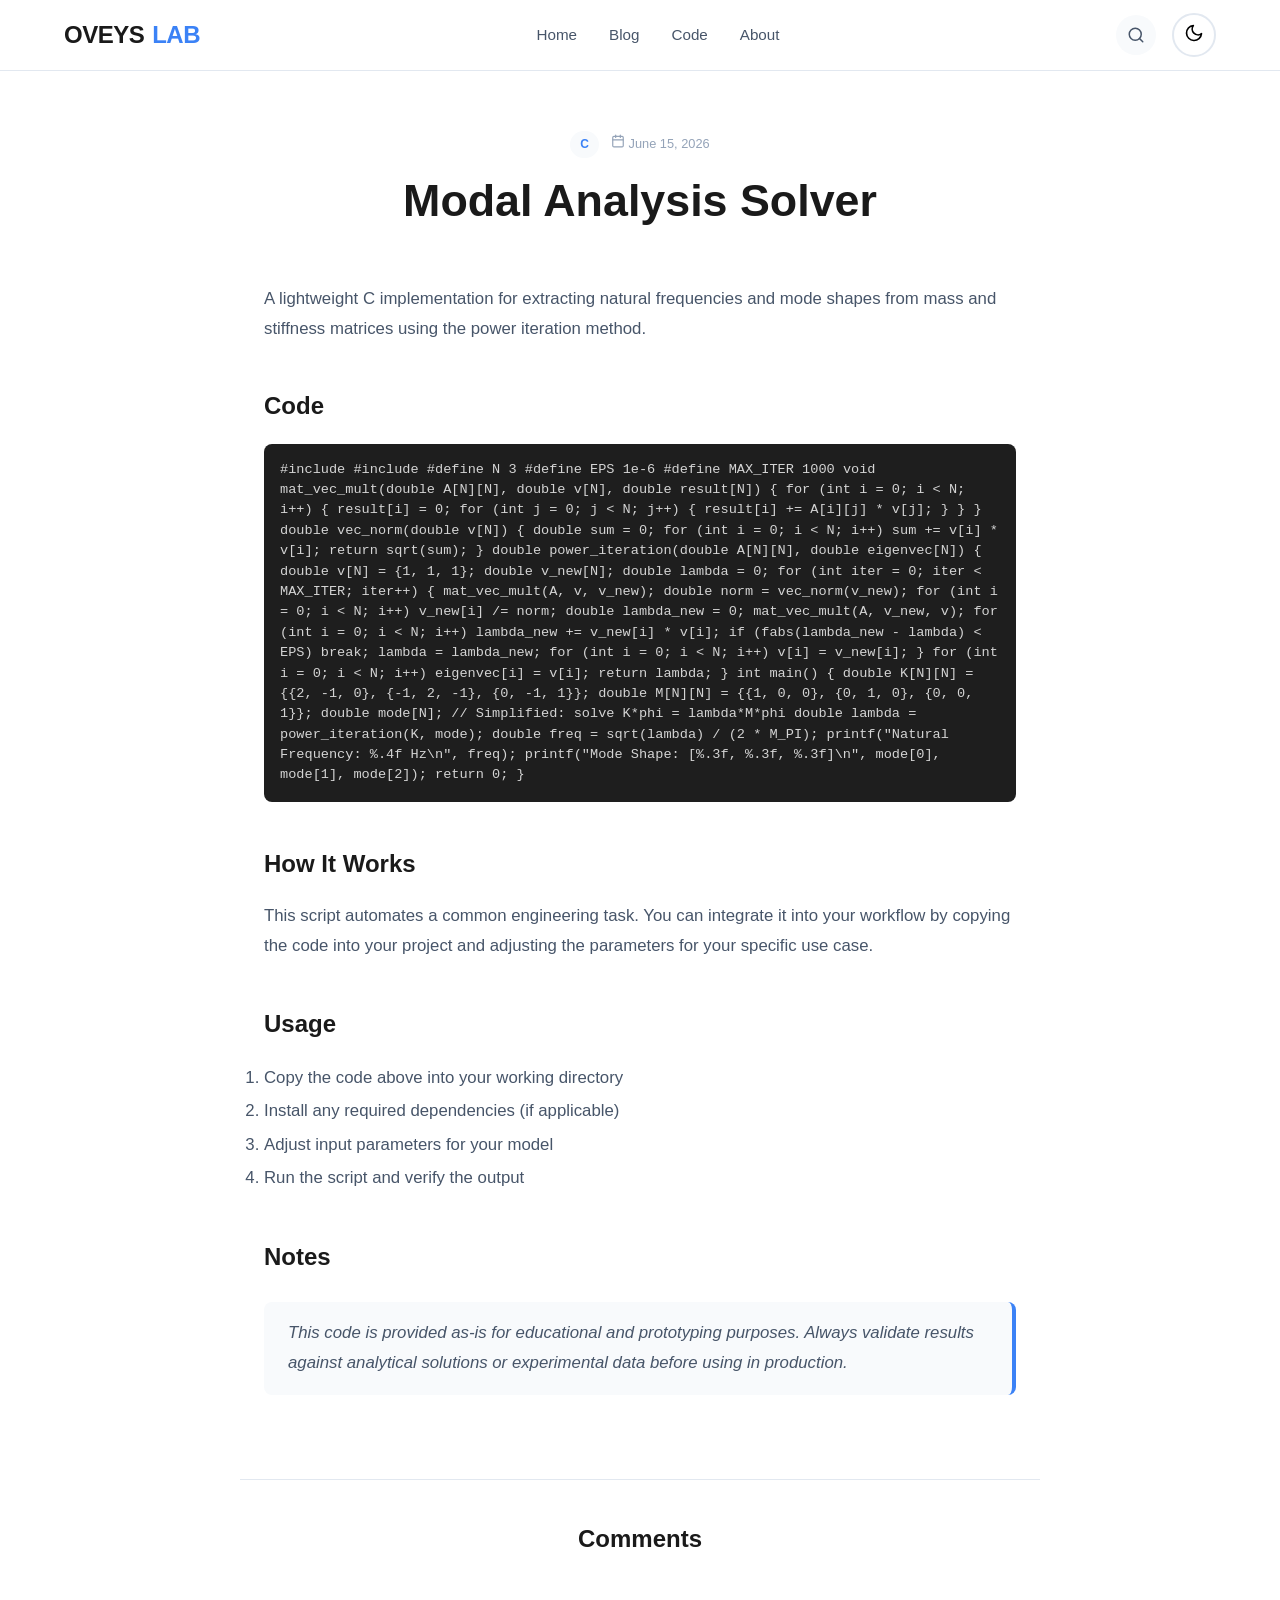
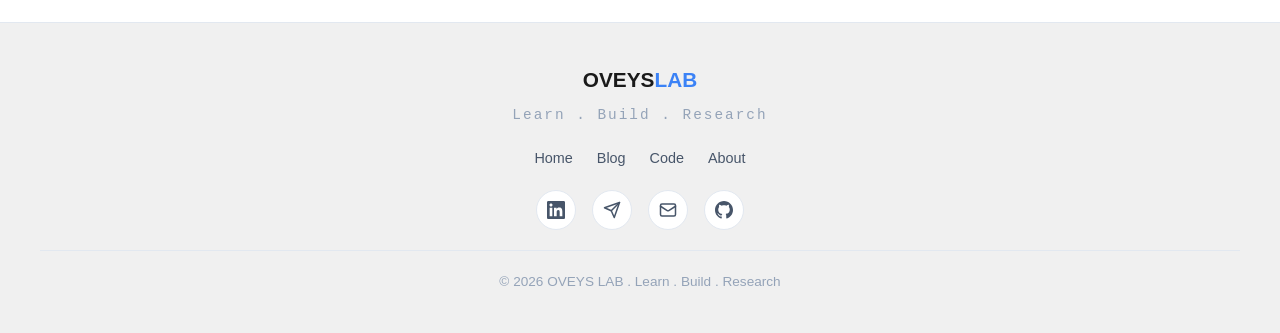
<file: code-3.html>
<!DOCTYPE html>
<html lang="en" data-theme="light">
<head>
  <meta charset="UTF-8">
  <meta name="viewport" content="width=device-width, initial-scale=1.0">
  <title>Modal Analysis Solver — OVEYS LAB Code</title>
  <link rel="stylesheet" href="css/style.css">
  <link rel="icon" href="data:image/svg+xml,<svg xmlns='http://www.w3.org/2000/svg' viewBox='0 0 100 100'><text y='.9em' font-size='90'>⚙️</text></svg>">
</head>
<body>
  <div class="theme-reveal"></div>
  <div class="search-overlay">
    <button class="search-close" aria-label="Close search"><svg xmlns="http://www.w3.org/2000/svg" width="20" height="20" viewBox="0 0 24 24" fill="none" stroke="currentColor" stroke-width="2" stroke-linecap="round" stroke-linejoin="round"><path d="M18 6 6 18M6 6l12 12"/></svg></button>
    <div class="search-box">
      <div class="search-input-wrapper">
        <svg xmlns="http://www.w3.org/2000/svg" width="18" height="18" viewBox="0 0 24 24" fill="none" stroke="currentColor" stroke-width="2" stroke-linecap="round" stroke-linejoin="round"><circle cx="11" cy="11" r="8"/><path d="m21 21-4.35-4.35"/></svg>
        <input type="text" class="search-input" placeholder="Search..." autocomplete="off">
      </div>
    </div>
  </div>
  <div class="mobile-menu-overlay"></div>
  <div class="mobile-menu">
    <button class="search-close mobile-menu-close" style="position:absolute;top:16px;left:16px;" aria-label="Close menu"><svg xmlns="http://www.w3.org/2000/svg" width="20" height="20" viewBox="0 0 24 24" fill="none" stroke="currentColor" stroke-width="2" stroke-linecap="round" stroke-linejoin="round"><path d="M18 6 6 18M6 6l12 12"/></svg></button>
    <ul class="mobile-menu-links">
      <li><a href="index.html">Home</a></li>
      <li><a href="blog.html">Blog</a></li>
      <li><a href="code.html">Code</a></li>
      <li><a href="about.html">About</a></li>
    </ul>
  </div>
  <nav class="navbar">
    <div class="nav-container">
      <a href="index.html" class="nav-logo">OVEYS<span>LAB</span></a>
      <ul class="nav-links">
        <li><a href="index.html">Home</a></li>
        <li><a href="blog.html">Blog</a></li>
        <li><a href="code.html">Code</a></li>
        <li><a href="about.html">About</a></li>
      </ul>
      <div class="nav-actions">
        <button class="search-btn" aria-label="Search"><svg xmlns="http://www.w3.org/2000/svg" width="18" height="18" viewBox="0 0 24 24" fill="none" stroke="currentColor" stroke-width="2" stroke-linecap="round" stroke-linejoin="round"><circle cx="11" cy="11" r="8"/><path d="m21 21-4.35-4.35"/></svg></button>
        <button class="theme-toggle" aria-label="Toggle theme">
          <span class="theme-icon sun"><svg xmlns="http://www.w3.org/2000/svg" width="20" height="20" viewBox="0 0 24 24" fill="none" stroke="currentColor" stroke-width="2" stroke-linecap="round" stroke-linejoin="round"><circle cx="12" cy="12" r="5"/><path d="M12 1v2M12 21v2M4.22 4.22l1.42 1.42M18.36 18.36l1.42 1.42M1 12h2M21 12h2M4.22 19.78l1.42-1.42M18.36 5.64l1.42-1.42"/></svg></span>
          <span class="theme-icon moon"><svg xmlns="http://www.w3.org/2000/svg" width="20" height="20" viewBox="0 0 24 24" fill="none" stroke="currentColor" stroke-width="2" stroke-linecap="round" stroke-linejoin="round"><path d="M21 12.79A9 9 0 1 1 11.21 3 7 7 0 0 0 21 12.79z"/></svg></span>
        </button>
        <button class="mobile-menu-btn" aria-label="Menu"><span></span><span></span><span></span></button>
      </div>
    </div>
  </nav>
  <main class="page-wrapper">
    <article>
      <div class="post-header fade-in">
        <div class="card-meta" style="justify-content:center; margin-bottom:16px;">
          <span class="card-category">C</span>
          <span><svg xmlns="http://www.w3.org/2000/svg" width="14" height="14" viewBox="0 0 24 24" fill="none" stroke="currentColor" stroke-width="2" stroke-linecap="round" stroke-linejoin="round"><rect x="3" y="4" width="18" height="18" rx="2" ry="2"/><line x1="16" y1="2" x2="16" y2="6"/><line x1="8" y1="2" x2="8" y2="6"/><line x1="3" y1="10" x2="21" y2="10"/></svg> June 15, 2026</span>
        </div>
        <h1 class="post-title">Modal Analysis Solver</h1>
      </div>
      <div class="post-content fade-in">
        <p>A lightweight C implementation for extracting natural frequencies and mode shapes from mass and stiffness matrices using the power iteration method.</p>

        <h2>Code</h2>
        <div class="code-snippet" style="margin-bottom:32px;">
#include <stdio.h>
#include <math.h>

#define N 3
#define EPS 1e-6
#define MAX_ITER 1000

void mat_vec_mult(double A[N][N], double v[N], double result[N]) {
    for (int i = 0; i < N; i++) {
        result[i] = 0;
        for (int j = 0; j < N; j++) {
            result[i] += A[i][j] * v[j];
        }
    }
}

double vec_norm(double v[N]) {
    double sum = 0;
    for (int i = 0; i < N; i++) sum += v[i] * v[i];
    return sqrt(sum);
}

double power_iteration(double A[N][N], double eigenvec[N]) {
    double v[N] = {1, 1, 1};
    double v_new[N];
    double lambda = 0;

    for (int iter = 0; iter < MAX_ITER; iter++) {
        mat_vec_mult(A, v, v_new);
        double norm = vec_norm(v_new);
        for (int i = 0; i < N; i++) v_new[i] /= norm;

        double lambda_new = 0;
        mat_vec_mult(A, v_new, v);
        for (int i = 0; i < N; i++) lambda_new += v_new[i] * v[i];

        if (fabs(lambda_new - lambda) < EPS) break;
        lambda = lambda_new;
        for (int i = 0; i < N; i++) v[i] = v_new[i];
    }

    for (int i = 0; i < N; i++) eigenvec[i] = v[i];
    return lambda;
}

int main() {
    double K[N][N] = {{2, -1, 0}, {-1, 2, -1}, {0, -1, 1}};
    double M[N][N] = {{1, 0, 0}, {0, 1, 0}, {0, 0, 1}};
    double mode[N];

    // Simplified: solve K*phi = lambda*M*phi
    double lambda = power_iteration(K, mode);
    double freq = sqrt(lambda) / (2 * M_PI);

    printf("Natural Frequency: %.4f Hz\n", freq);
    printf("Mode Shape: [%.3f, %.3f, %.3f]\n", mode[0], mode[1], mode[2]);

    return 0;
}
        </div>

        <h2>How It Works</h2>
        <p>This script automates a common engineering task. You can integrate it into your workflow by copying the code into your project and adjusting the parameters for your specific use case.</p>

        <h2>Usage</h2>
        <ol style="margin:16px 0; padding-right:24px; color:var(--text-secondary); line-height:2;">
          <li>Copy the code above into your working directory</li>
          <li>Install any required dependencies (if applicable)</li>
          <li>Adjust input parameters for your model</li>
          <li>Run the script and verify the output</li>
        </ol>

        <h2>Notes</h2>
        <blockquote>
          This code is provided as-is for educational and prototyping purposes. Always validate results against analytical solutions or experimental data before using in production.
        </blockquote>
      </div>
    </article>
    <section class="comments-section">
      <h3 class="comments-title">Comments</h3>
      <div id="disqus_thread"></div>
    </section>
  </main>
  <footer class="footer">
    <div class="footer-content">
      <div class="footer-brand">OVEYS<span>LAB</span></div>
      <div class="footer-tagline">Learn . Build . Research</div>
      <div class="footer-links">
        <a href="index.html">Home</a>
        <a href="blog.html">Blog</a>
        <a href="code.html">Code</a>
        <a href="about.html">About</a>
      </div>
      <div class="footer-social">
        <a href="https://www.linkedin.com/in/oveys-dadash-tabar-5076a5373?utm_source=share_via&utm_content=profile&utm_medium=member_android" aria-label="LinkedIn"><svg xmlns="http://www.w3.org/2000/svg" width="18" height="18" viewBox="0 0 24 24" fill="currentColor"><path d="M20.447 20.452h-3.554v-5.569c0-1.328-.027-3.037-1.852-3.037-1.853 0-2.136 1.445-2.136 2.939v5.667H9.351V9h3.414v1.561h.046c.477-.9 1.637-1.85 3.37-1.85 3.601 0 4.267 2.37 4.267 5.455v6.286zM5.337 7.433c-1.144 0-2.063-.926-2.063-2.065 0-1.138.92-2.063 2.063-2.063 1.14 0 2.064.925 2.064 2.063 0 1.139-.925 2.065-2.064 2.065zm1.782 13.019H3.555V9h3.564v11.452zM22.225 0H1.771C.792 0 0 .774 0 1.729v20.542C0 23.227.792 24 1.771 24h20.451C23.2 24 24 23.227 24 22.271V1.729C24 .774 23.2 0 22.222 0h.003z"/></svg></a>
        <a href="https://t.me/Oveys_Dt_6174" aria-label="Telegram"><svg xmlns="http://www.w3.org/2000/svg" width="18" height="18" viewBox="0 0 24 24" fill="none" stroke="currentColor" stroke-width="2" stroke-linecap="round" stroke-linejoin="round"><line x1="22" y1="2" x2="11" y2="13"/><polygon points="22 2 15 22 11 13 2 9 22 2"/></svg></a>
        <a href="mailto:oveysdt85@gmail.com" aria-label="Email"><svg xmlns="http://www.w3.org/2000/svg" width="18" height="18" viewBox="0 0 24 24" fill="none" stroke="currentColor" stroke-width="2" stroke-linecap="round" stroke-linejoin="round"><rect x="2" y="4" width="20" height="16" rx="2"/><path d="m22 7-8.97 5.7a1.94 1.94 0 0 1-2.06 0L2 7"/></svg></a>
        <a href="https://github.com/oveysdd" aria-label="GitHub"><svg xmlns="http://www.w3.org/2000/svg" width="18" height="18" viewBox="0 0 24 24" fill="currentColor"><path d="M12 0c-6.626 0-12 5.373-12 12 0 5.302 3.438 9.8 8.207 11.387.599.111.793-.261.793-.577v-2.234c-3.338.726-4.033-1.416-4.033-1.416-.546-1.387-1.333-1.756-1.333-1.756-1.089-.745.083-.729.083-.729 1.205.084 1.839 1.237 1.839 1.237 1.07 1.834 2.807 1.304 3.492.997.107-.775.418-1.305.762-1.604-2.665-.305-5.467-1.334-5.467-5.931 0-1.311.469-2.381 1.236-3.221-.124-.303-.535-1.524.117-3.176 0 0 1.008-.322 3.301 1.23.957-.266 1.983-.399 3.003-.404 1.02.005 2.047.138 3.006.404 2.291-1.552 3.297-1.23 3.297-1.23.653 1.653.242 2.874.118 3.176.77.84 1.235 1.911 1.235 3.221 0 4.609-2.807 5.624-5.479 5.921.43.372.823 1.102.823 2.222v3.293c0 .319.192.694.801.576 4.765-1.589 8.199-6.086 8.199-11.386 0-6.627-5.373-12-12-12z"/></svg></a>
      </div>
      <div class="footer-bottom">© 2026 OVEYS LAB . Learn . Build . Research</div>
    </div>
  </footer>
  <button class="scroll-top" aria-label="Scroll to top"><svg xmlns="http://www.w3.org/2000/svg" width="20" height="20" viewBox="0 0 24 24" fill="none" stroke="currentColor" stroke-width="2" stroke-linecap="round" stroke-linejoin="round"><path d="m18 15-6-6-6 6"/></svg></button>
  <script src="js/main.js"></script>
</body>
</html>
</file>
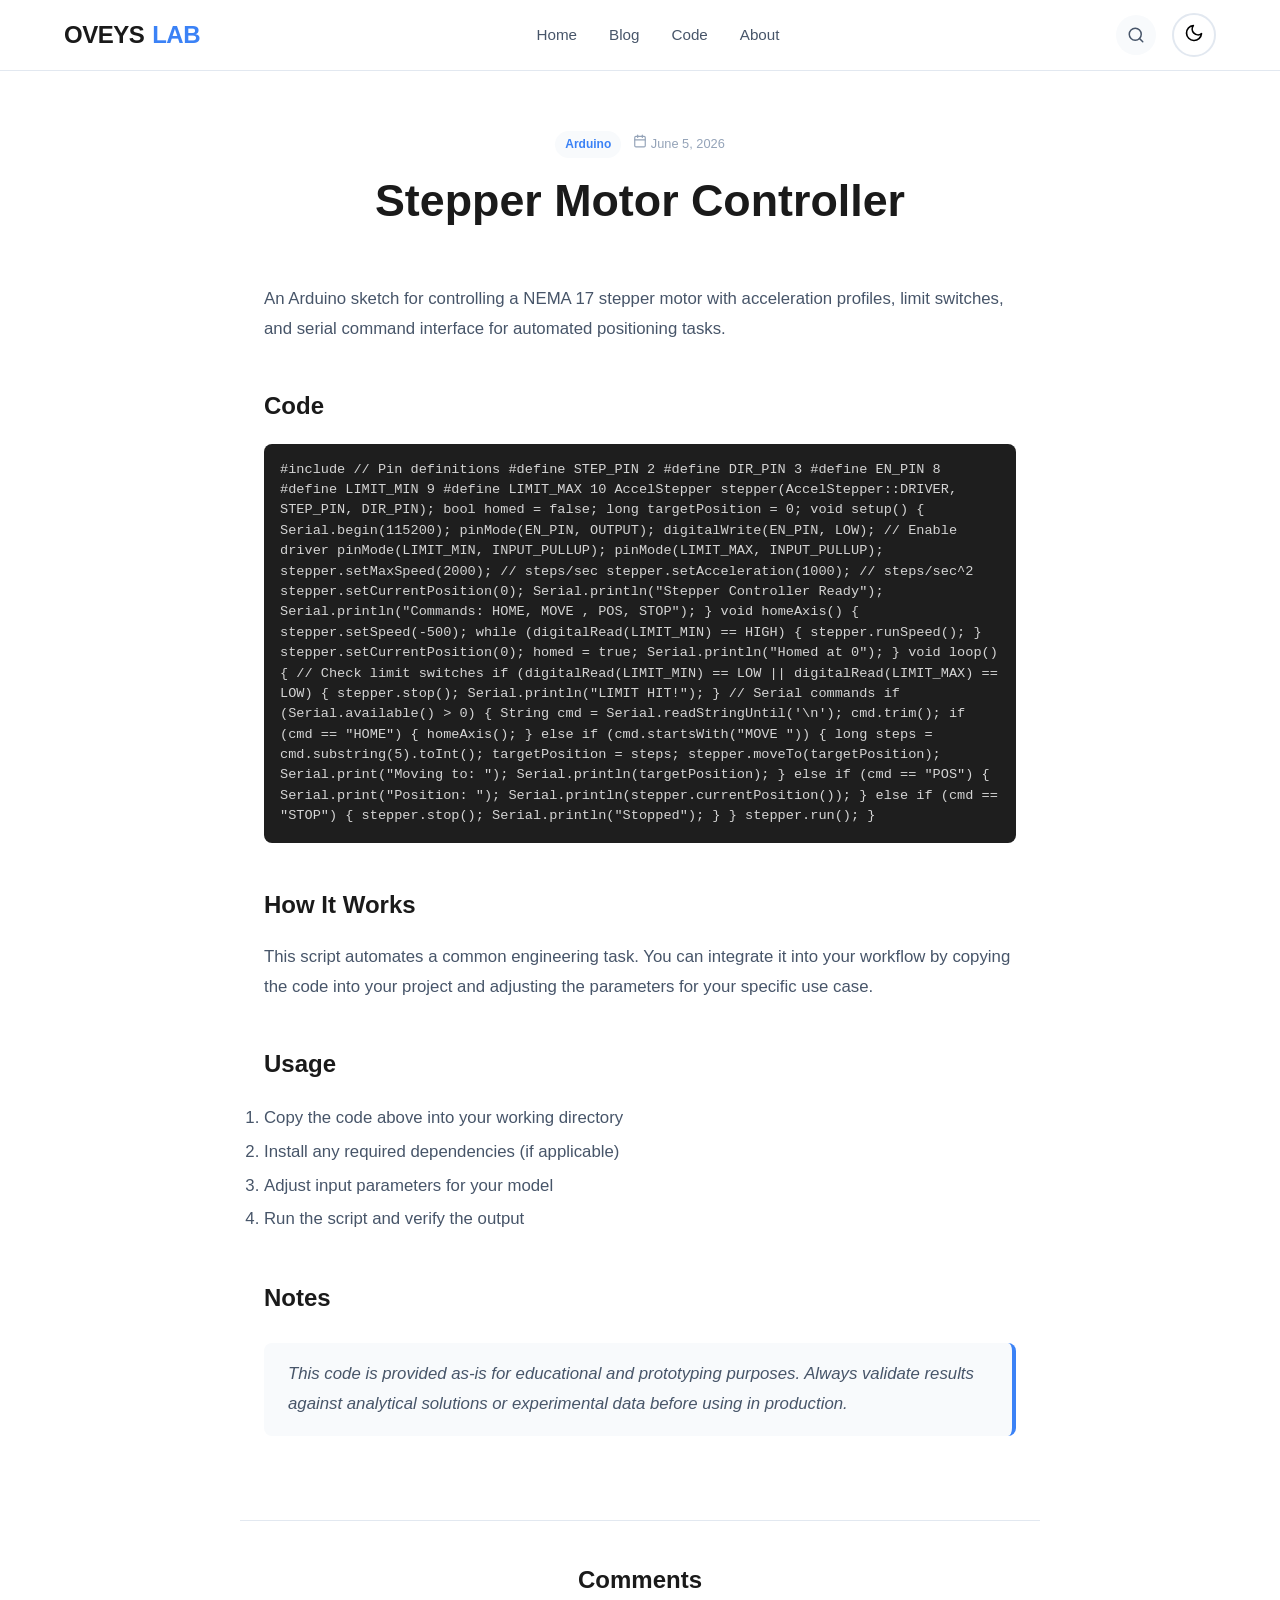
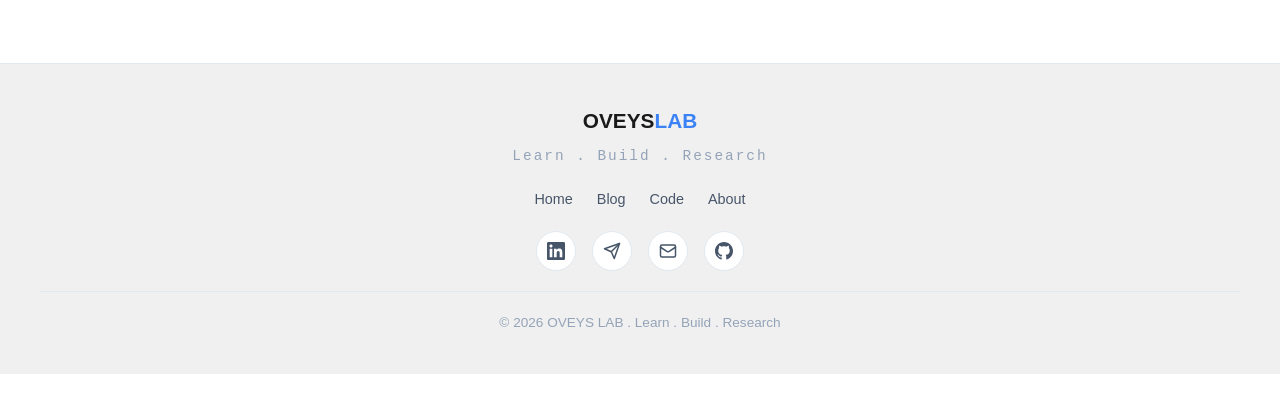
<file: code-4.html>
<!DOCTYPE html>
<html lang="en" data-theme="light">
<head>
  <meta charset="UTF-8">
  <meta name="viewport" content="width=device-width, initial-scale=1.0">
  <title>Stepper Motor Controller — OVEYS LAB Code</title>
  <link rel="stylesheet" href="css/style.css">
  <link rel="icon" href="data:image/svg+xml,<svg xmlns='http://www.w3.org/2000/svg' viewBox='0 0 100 100'><text y='.9em' font-size='90'>⚙️</text></svg>">
</head>
<body>
  <div class="theme-reveal"></div>
  <div class="search-overlay">
    <button class="search-close" aria-label="Close search"><svg xmlns="http://www.w3.org/2000/svg" width="20" height="20" viewBox="0 0 24 24" fill="none" stroke="currentColor" stroke-width="2" stroke-linecap="round" stroke-linejoin="round"><path d="M18 6 6 18M6 6l12 12"/></svg></button>
    <div class="search-box">
      <div class="search-input-wrapper">
        <svg xmlns="http://www.w3.org/2000/svg" width="18" height="18" viewBox="0 0 24 24" fill="none" stroke="currentColor" stroke-width="2" stroke-linecap="round" stroke-linejoin="round"><circle cx="11" cy="11" r="8"/><path d="m21 21-4.35-4.35"/></svg>
        <input type="text" class="search-input" placeholder="Search..." autocomplete="off">
      </div>
    </div>
  </div>
  <div class="mobile-menu-overlay"></div>
  <div class="mobile-menu">
    <button class="search-close mobile-menu-close" style="position:absolute;top:16px;left:16px;" aria-label="Close menu"><svg xmlns="http://www.w3.org/2000/svg" width="20" height="20" viewBox="0 0 24 24" fill="none" stroke="currentColor" stroke-width="2" stroke-linecap="round" stroke-linejoin="round"><path d="M18 6 6 18M6 6l12 12"/></svg></button>
    <ul class="mobile-menu-links">
      <li><a href="index.html">Home</a></li>
      <li><a href="blog.html">Blog</a></li>
      <li><a href="code.html">Code</a></li>
      <li><a href="about.html">About</a></li>
    </ul>
  </div>
  <nav class="navbar">
    <div class="nav-container">
      <a href="index.html" class="nav-logo">OVEYS<span>LAB</span></a>
      <ul class="nav-links">
        <li><a href="index.html">Home</a></li>
        <li><a href="blog.html">Blog</a></li>
        <li><a href="code.html">Code</a></li>
        <li><a href="about.html">About</a></li>
      </ul>
      <div class="nav-actions">
        <button class="search-btn" aria-label="Search"><svg xmlns="http://www.w3.org/2000/svg" width="18" height="18" viewBox="0 0 24 24" fill="none" stroke="currentColor" stroke-width="2" stroke-linecap="round" stroke-linejoin="round"><circle cx="11" cy="11" r="8"/><path d="m21 21-4.35-4.35"/></svg></button>
        <button class="theme-toggle" aria-label="Toggle theme">
          <span class="theme-icon sun"><svg xmlns="http://www.w3.org/2000/svg" width="20" height="20" viewBox="0 0 24 24" fill="none" stroke="currentColor" stroke-width="2" stroke-linecap="round" stroke-linejoin="round"><circle cx="12" cy="12" r="5"/><path d="M12 1v2M12 21v2M4.22 4.22l1.42 1.42M18.36 18.36l1.42 1.42M1 12h2M21 12h2M4.22 19.78l1.42-1.42M18.36 5.64l1.42-1.42"/></svg></span>
          <span class="theme-icon moon"><svg xmlns="http://www.w3.org/2000/svg" width="20" height="20" viewBox="0 0 24 24" fill="none" stroke="currentColor" stroke-width="2" stroke-linecap="round" stroke-linejoin="round"><path d="M21 12.79A9 9 0 1 1 11.21 3 7 7 0 0 0 21 12.79z"/></svg></span>
        </button>
        <button class="mobile-menu-btn" aria-label="Menu"><span></span><span></span><span></span></button>
      </div>
    </div>
  </nav>
  <main class="page-wrapper">
    <article>
      <div class="post-header fade-in">
        <div class="card-meta" style="justify-content:center; margin-bottom:16px;">
          <span class="card-category">Arduino</span>
          <span><svg xmlns="http://www.w3.org/2000/svg" width="14" height="14" viewBox="0 0 24 24" fill="none" stroke="currentColor" stroke-width="2" stroke-linecap="round" stroke-linejoin="round"><rect x="3" y="4" width="18" height="18" rx="2" ry="2"/><line x1="16" y1="2" x2="16" y2="6"/><line x1="8" y1="2" x2="8" y2="6"/><line x1="3" y1="10" x2="21" y2="10"/></svg> June 5, 2026</span>
        </div>
        <h1 class="post-title">Stepper Motor Controller</h1>
      </div>
      <div class="post-content fade-in">
        <p>An Arduino sketch for controlling a NEMA 17 stepper motor with acceleration profiles, limit switches, and serial command interface for automated positioning tasks.</p>

        <h2>Code</h2>
        <div class="code-snippet" style="margin-bottom:32px;">
#include <AccelStepper.h>

// Pin definitions
#define STEP_PIN  2
#define DIR_PIN   3
#define EN_PIN    8
#define LIMIT_MIN 9
#define LIMIT_MAX 10

AccelStepper stepper(AccelStepper::DRIVER, STEP_PIN, DIR_PIN);

bool homed = false;
long targetPosition = 0;

void setup() {
  Serial.begin(115200);

  pinMode(EN_PIN, OUTPUT);
  digitalWrite(EN_PIN, LOW);  // Enable driver

  pinMode(LIMIT_MIN, INPUT_PULLUP);
  pinMode(LIMIT_MAX, INPUT_PULLUP);

  stepper.setMaxSpeed(2000);      // steps/sec
  stepper.setAcceleration(1000);    // steps/sec^2
  stepper.setCurrentPosition(0);

  Serial.println("Stepper Controller Ready");
  Serial.println("Commands: HOME, MOVE <steps>, POS, STOP");
}

void homeAxis() {
  stepper.setSpeed(-500);
  while (digitalRead(LIMIT_MIN) == HIGH) {
    stepper.runSpeed();
  }
  stepper.setCurrentPosition(0);
  homed = true;
  Serial.println("Homed at 0");
}

void loop() {
  // Check limit switches
  if (digitalRead(LIMIT_MIN) == LOW || digitalRead(LIMIT_MAX) == LOW) {
    stepper.stop();
    Serial.println("LIMIT HIT!");
  }

  // Serial commands
  if (Serial.available() > 0) {
    String cmd = Serial.readStringUntil('\n');
    cmd.trim();

    if (cmd == "HOME") {
      homeAxis();
    } else if (cmd.startsWith("MOVE ")) {
      long steps = cmd.substring(5).toInt();
      targetPosition = steps;
      stepper.moveTo(targetPosition);
      Serial.print("Moving to: ");
      Serial.println(targetPosition);
    } else if (cmd == "POS") {
      Serial.print("Position: ");
      Serial.println(stepper.currentPosition());
    } else if (cmd == "STOP") {
      stepper.stop();
      Serial.println("Stopped");
    }
  }

  stepper.run();
}
        </div>

        <h2>How It Works</h2>
        <p>This script automates a common engineering task. You can integrate it into your workflow by copying the code into your project and adjusting the parameters for your specific use case.</p>

        <h2>Usage</h2>
        <ol style="margin:16px 0; padding-right:24px; color:var(--text-secondary); line-height:2;">
          <li>Copy the code above into your working directory</li>
          <li>Install any required dependencies (if applicable)</li>
          <li>Adjust input parameters for your model</li>
          <li>Run the script and verify the output</li>
        </ol>

        <h2>Notes</h2>
        <blockquote>
          This code is provided as-is for educational and prototyping purposes. Always validate results against analytical solutions or experimental data before using in production.
        </blockquote>
      </div>
    </article>
    <section class="comments-section">
      <h3 class="comments-title">Comments</h3>
      <div id="disqus_thread"></div>
    </section>
  </main>
  <footer class="footer">
    <div class="footer-content">
      <div class="footer-brand">OVEYS<span>LAB</span></div>
      <div class="footer-tagline">Learn . Build . Research</div>
      <div class="footer-links">
        <a href="index.html">Home</a>
        <a href="blog.html">Blog</a>
        <a href="code.html">Code</a>
        <a href="about.html">About</a>
      </div>
      <div class="footer-social">
        <a href="https://www.linkedin.com/in/oveys-dadash-tabar-5076a5373?utm_source=share_via&utm_content=profile&utm_medium=member_android" aria-label="LinkedIn"><svg xmlns="http://www.w3.org/2000/svg" width="18" height="18" viewBox="0 0 24 24" fill="currentColor"><path d="M20.447 20.452h-3.554v-5.569c0-1.328-.027-3.037-1.852-3.037-1.853 0-2.136 1.445-2.136 2.939v5.667H9.351V9h3.414v1.561h.046c.477-.9 1.637-1.85 3.37-1.85 3.601 0 4.267 2.37 4.267 5.455v6.286zM5.337 7.433c-1.144 0-2.063-.926-2.063-2.065 0-1.138.92-2.063 2.063-2.063 1.14 0 2.064.925 2.064 2.063 0 1.139-.925 2.065-2.064 2.065zm1.782 13.019H3.555V9h3.564v11.452zM22.225 0H1.771C.792 0 0 .774 0 1.729v20.542C0 23.227.792 24 1.771 24h20.451C23.2 24 24 23.227 24 22.271V1.729C24 .774 23.2 0 22.222 0h.003z"/></svg></a>
        <a href="https://t.me/Oveys_Dt_6174" aria-label="Telegram"><svg xmlns="http://www.w3.org/2000/svg" width="18" height="18" viewBox="0 0 24 24" fill="none" stroke="currentColor" stroke-width="2" stroke-linecap="round" stroke-linejoin="round"><line x1="22" y1="2" x2="11" y2="13"/><polygon points="22 2 15 22 11 13 2 9 22 2"/></svg></a>
        <a href="mailto:oveysdt85@gmail.com" aria-label="Email"><svg xmlns="http://www.w3.org/2000/svg" width="18" height="18" viewBox="0 0 24 24" fill="none" stroke="currentColor" stroke-width="2" stroke-linecap="round" stroke-linejoin="round"><rect x="2" y="4" width="20" height="16" rx="2"/><path d="m22 7-8.97 5.7a1.94 1.94 0 0 1-2.06 0L2 7"/></svg></a>
        <a href="https://github.com/oveysdd" aria-label="GitHub"><svg xmlns="http://www.w3.org/2000/svg" width="18" height="18" viewBox="0 0 24 24" fill="currentColor"><path d="M12 0c-6.626 0-12 5.373-12 12 0 5.302 3.438 9.8 8.207 11.387.599.111.793-.261.793-.577v-2.234c-3.338.726-4.033-1.416-4.033-1.416-.546-1.387-1.333-1.756-1.333-1.756-1.089-.745.083-.729.083-.729 1.205.084 1.839 1.237 1.839 1.237 1.07 1.834 2.807 1.304 3.492.997.107-.775.418-1.305.762-1.604-2.665-.305-5.467-1.334-5.467-5.931 0-1.311.469-2.381 1.236-3.221-.124-.303-.535-1.524.117-3.176 0 0 1.008-.322 3.301 1.23.957-.266 1.983-.399 3.003-.404 1.02.005 2.047.138 3.006.404 2.291-1.552 3.297-1.23 3.297-1.23.653 1.653.242 2.874.118 3.176.77.84 1.235 1.911 1.235 3.221 0 4.609-2.807 5.624-5.479 5.921.43.372.823 1.102.823 2.222v3.293c0 .319.192.694.801.576 4.765-1.589 8.199-6.086 8.199-11.386 0-6.627-5.373-12-12-12z"/></svg></a>
      </div>
      <div class="footer-bottom">© 2026 OVEYS LAB . Learn . Build . Research</div>
    </div>
  </footer>
  <button class="scroll-top" aria-label="Scroll to top"><svg xmlns="http://www.w3.org/2000/svg" width="20" height="20" viewBox="0 0 24 24" fill="none" stroke="currentColor" stroke-width="2" stroke-linecap="round" stroke-linejoin="round"><path d="m18 15-6-6-6 6"/></svg></button>
  <script src="js/main.js"></script>
</body>
</html>
</file>
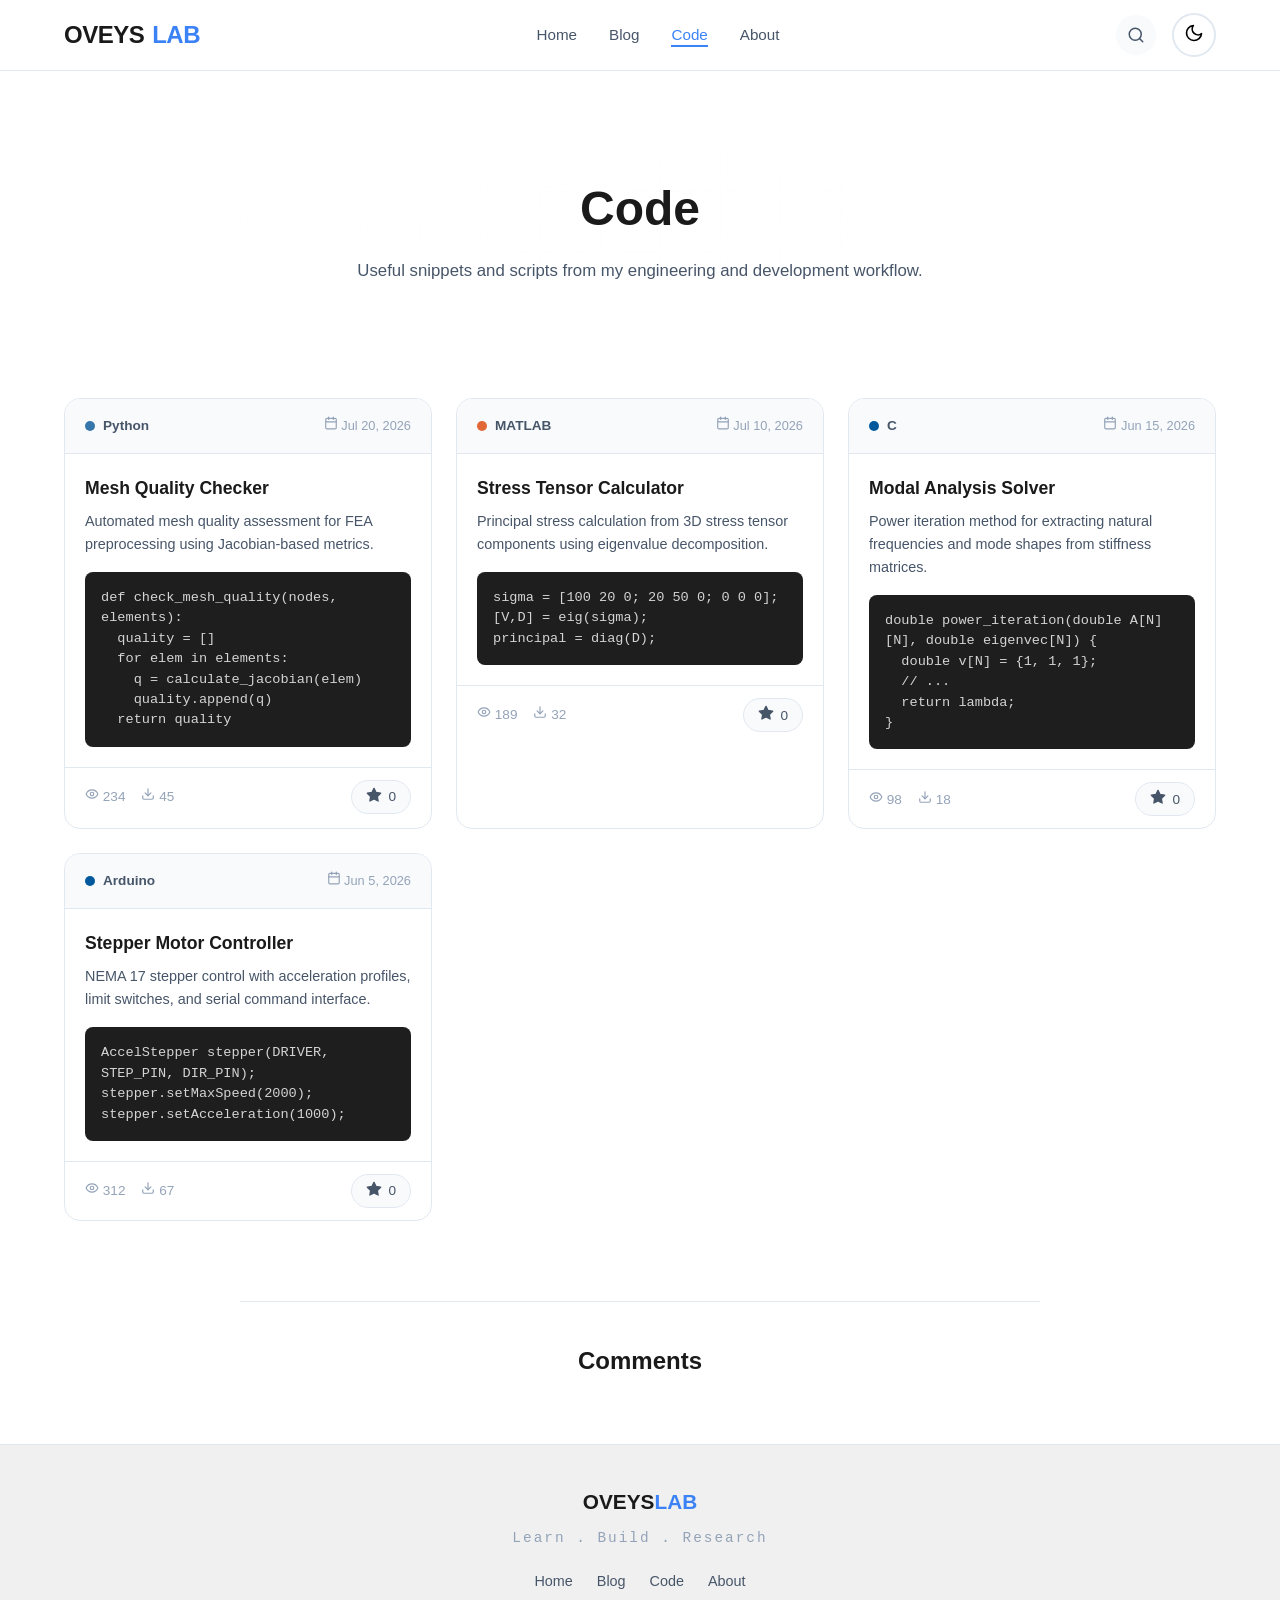
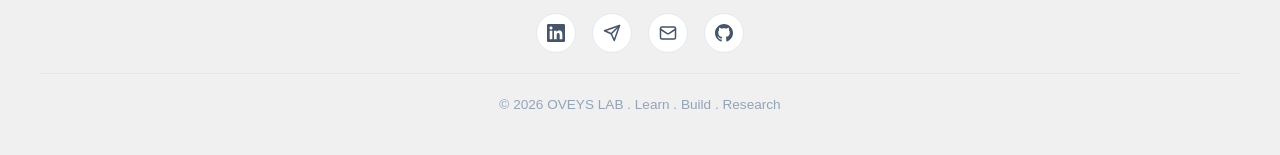
<file: code.html>
<!DOCTYPE html>
<html lang="en" data-theme="light">
<head>
  <meta charset="UTF-8">
  <meta name="viewport" content="width=device-width, initial-scale=1.0">
  <title>Code — OVEYS LAB</title>
  <meta name="description" content="Code snippets and scripts for engineering workflows.">
  <link rel="stylesheet" href="css/style.css">
  <link rel="icon" href="data:image/svg+xml,<svg xmlns='http://www.w3.org/2000/svg' viewBox='0 0 100 100'><text y='.9em' font-size='90'>⚙️</text></svg>">
</head>
<body>
  <div class="theme-reveal"></div>
  <div class="search-overlay">
    <button class="search-close" aria-label="Close search"><svg xmlns="http://www.w3.org/2000/svg" width="20" height="20" viewBox="0 0 24 24" fill="none" stroke="currentColor" stroke-width="2" stroke-linecap="round" stroke-linejoin="round"><path d="M18 6 6 18M6 6l12 12"/></svg></button>
    <div class="search-box">
      <div class="search-input-wrapper">
        <svg xmlns="http://www.w3.org/2000/svg" width="18" height="18" viewBox="0 0 24 24" fill="none" stroke="currentColor" stroke-width="2" stroke-linecap="round" stroke-linejoin="round"><circle cx="11" cy="11" r="8"/><path d="m21 21-4.35-4.35"/></svg>
        <input type="text" class="search-input" placeholder="Search code snippets..." autocomplete="off">
      </div>
    </div>
  </div>
  <div class="mobile-menu-overlay"></div>
  <div class="mobile-menu">
    <button class="search-close mobile-menu-close" style="position:absolute;top:16px;left:16px;" aria-label="Close menu"><svg xmlns="http://www.w3.org/2000/svg" width="20" height="20" viewBox="0 0 24 24" fill="none" stroke="currentColor" stroke-width="2" stroke-linecap="round" stroke-linejoin="round"><path d="M18 6 6 18M6 6l12 12"/></svg></button>
    <ul class="mobile-menu-links">
      <li><a href="index.html">Home</a></li>
      <li><a href="blog.html">Blog</a></li>
      <li><a href="code.html" class="active">Code</a></li>
      <li><a href="about.html">About</a></li>
    </ul>
  </div>
  <nav class="navbar">
    <div class="nav-container">
      <a href="index.html" class="nav-logo">OVEYS<span>LAB</span></a>
      <ul class="nav-links">
        <li><a href="index.html">Home</a></li>
        <li><a href="blog.html">Blog</a></li>
        <li><a href="code.html" class="active">Code</a></li>
        <li><a href="about.html">About</a></li>
      </ul>
      <div class="nav-actions">
        <button class="search-btn" aria-label="Search"><svg xmlns="http://www.w3.org/2000/svg" width="18" height="18" viewBox="0 0 24 24" fill="none" stroke="currentColor" stroke-width="2" stroke-linecap="round" stroke-linejoin="round"><circle cx="11" cy="11" r="8"/><path d="m21 21-4.35-4.35"/></svg></button>
        <button class="theme-toggle" aria-label="Toggle theme">
          <span class="theme-icon sun"><svg xmlns="http://www.w3.org/2000/svg" width="20" height="20" viewBox="0 0 24 24" fill="none" stroke="currentColor" stroke-width="2" stroke-linecap="round" stroke-linejoin="round"><circle cx="12" cy="12" r="5"/><path d="M12 1v2M12 21v2M4.22 4.22l1.42 1.42M18.36 18.36l1.42 1.42M1 12h2M21 12h2M4.22 19.78l1.42-1.42M18.36 5.64l1.42-1.42"/></svg></span>
          <span class="theme-icon moon"><svg xmlns="http://www.w3.org/2000/svg" width="20" height="20" viewBox="0 0 24 24" fill="none" stroke="currentColor" stroke-width="2" stroke-linecap="round" stroke-linejoin="round"><path d="M21 12.79A9 9 0 1 1 11.21 3 7 7 0 0 0 21 12.79z"/></svg></span>
        </button>
        <button class="mobile-menu-btn" aria-label="Menu"><span></span><span></span><span></span></button>
      </div>
    </div>
  </nav>
  <main class="page-wrapper">
    <section class="about-hero" style="padding:100px 24px 40px;">
      <div class="cad-grid"></div>
      <div class="about-profile" style="position:relative; z-index:1;">
        <h1 class="about-name" style="font-size:clamp(2rem,5vw,3rem);">Code</h1>
        <p class="about-bio">Useful snippets and scripts from my engineering and development workflow.</p>
      </div>
    </section>
    <section class="section" style="padding-top:40px;">
      <div class="cards-grid stagger-children">
        <a href="code-1.html" class="code-card fade-in" style="text-decoration:none; color:inherit;">
          <div class="code-header">
            <div class="code-lang"><span class="lang-dot py"></span>Python</div>
            <span style="color:var(--text-muted); font-size:0.8rem;"><svg xmlns="http://www.w3.org/2000/svg" width="14" height="14" viewBox="0 0 24 24" fill="none" stroke="currentColor" stroke-width="2" stroke-linecap="round" stroke-linejoin="round"><rect x="3" y="4" width="18" height="18" rx="2" ry="2"/><line x1="16" y1="2" x2="16" y2="6"/><line x1="8" y1="2" x2="8" y2="6"/><line x1="3" y1="10" x2="21" y2="10"/></svg> Jul 20, 2026</span>
          </div>
          <div class="code-body">
            <h3 class="code-title">Mesh Quality Checker</h3>
            <p class="code-desc">Automated mesh quality assessment for FEA preprocessing using Jacobian-based metrics.</p>
            <div class="code-snippet">def check_mesh_quality(nodes, elements):<br>&nbsp;&nbsp;quality = []<br>&nbsp;&nbsp;for elem in elements:<br>&nbsp;&nbsp;&nbsp;&nbsp;q = calculate_jacobian(elem)<br>&nbsp;&nbsp;&nbsp;&nbsp;quality.append(q)<br>&nbsp;&nbsp;return quality</div>
          </div>
          <div class="code-footer">
            <div class="code-stats"><span><svg xmlns="http://www.w3.org/2000/svg" width="14" height="14" viewBox="0 0 24 24" fill="none" stroke="currentColor" stroke-width="2" stroke-linecap="round" stroke-linejoin="round"><path d="M2 12s3-7 10-7 10 7 10 7-3 7-10 7-10-7-10-7Z"/><circle cx="12" cy="12" r="3"/></svg> 234</span><span><svg xmlns="http://www.w3.org/2000/svg" width="14" height="14" viewBox="0 0 24 24" fill="none" stroke="currentColor" stroke-width="2" stroke-linecap="round" stroke-linejoin="round"><path d="M21 15v4a2 2 0 0 1-2 2H5a2 2 0 0 1-2-2v-4"/><polyline points="7 10 12 15 17 10"/><line x1="12" y1="15" x2="12" y2="3"/></svg> 45</span></div>
            <button class="like-btn" data-post-id="snippet-1" data-base-count="0" onclick="event.preventDefault(); event.stopPropagation();">
              <span class="star"><svg xmlns="http://www.w3.org/2000/svg" width="16" height="16" viewBox="0 0 24 24" fill="currentColor" stroke="currentColor" stroke-width="2" stroke-linecap="round" stroke-linejoin="round"><polygon points="12 2 15.09 8.26 22 9.27 17 14.14 18.18 21.02 12 17.77 5.82 21.02 7 14.14 2 9.27 8.91 8.26 12 2"/></svg></span><span class="like-count">0</span>
            </button>
          </div>
        </a>
        <a href="code-2.html" class="code-card fade-in" style="text-decoration:none; color:inherit;">
          <div class="code-header">
            <div class="code-lang"><span class="lang-dot matlab"></span>MATLAB</div>
            <span style="color:var(--text-muted); font-size:0.8rem;"><svg xmlns="http://www.w3.org/2000/svg" width="14" height="14" viewBox="0 0 24 24" fill="none" stroke="currentColor" stroke-width="2" stroke-linecap="round" stroke-linejoin="round"><rect x="3" y="4" width="18" height="18" rx="2" ry="2"/><line x1="16" y1="2" x2="16" y2="6"/><line x1="8" y1="2" x2="8" y2="6"/><line x1="3" y1="10" x2="21" y2="10"/></svg> Jul 10, 2026</span>
          </div>
          <div class="code-body">
            <h3 class="code-title">Stress Tensor Calculator</h3>
            <p class="code-desc">Principal stress calculation from 3D stress tensor components using eigenvalue decomposition.</p>
            <div class="code-snippet">sigma = [100 20 0; 20 50 0; 0 0 0];<br>[V,D] = eig(sigma);<br>principal = diag(D);</div>
          </div>
          <div class="code-footer">
            <div class="code-stats"><span><svg xmlns="http://www.w3.org/2000/svg" width="14" height="14" viewBox="0 0 24 24" fill="none" stroke="currentColor" stroke-width="2" stroke-linecap="round" stroke-linejoin="round"><path d="M2 12s3-7 10-7 10 7 10 7-3 7-10 7-10-7-10-7Z"/><circle cx="12" cy="12" r="3"/></svg> 189</span><span><svg xmlns="http://www.w3.org/2000/svg" width="14" height="14" viewBox="0 0 24 24" fill="none" stroke="currentColor" stroke-width="2" stroke-linecap="round" stroke-linejoin="round"><path d="M21 15v4a2 2 0 0 1-2 2H5a2 2 0 0 1-2-2v-4"/><polyline points="7 10 12 15 17 10"/><line x1="12" y1="15" x2="12" y2="3"/></svg> 32</span></div>
            <button class="like-btn" data-post-id="snippet-2" data-base-count="0" onclick="event.preventDefault(); event.stopPropagation();">
              <span class="star"><svg xmlns="http://www.w3.org/2000/svg" width="16" height="16" viewBox="0 0 24 24" fill="currentColor" stroke="currentColor" stroke-width="2" stroke-linecap="round" stroke-linejoin="round"><polygon points="12 2 15.09 8.26 22 9.27 17 14.14 18.18 21.02 12 17.77 5.82 21.02 7 14.14 2 9.27 8.91 8.26 12 2"/></svg></span><span class="like-count">0</span>
            </button>
          </div>
        </a>
        <a href="code-3.html" class="code-card fade-in" style="text-decoration:none; color:inherit;">
          <div class="code-header">
            <div class="code-lang"><span class="lang-dot cpp"></span>C</div>
            <span style="color:var(--text-muted); font-size:0.8rem;"><svg xmlns="http://www.w3.org/2000/svg" width="14" height="14" viewBox="0 0 24 24" fill="none" stroke="currentColor" stroke-width="2" stroke-linecap="round" stroke-linejoin="round"><rect x="3" y="4" width="18" height="18" rx="2" ry="2"/><line x1="16" y1="2" x2="16" y2="6"/><line x1="8" y1="2" x2="8" y2="6"/><line x1="3" y1="10" x2="21" y2="10"/></svg> Jun 15, 2026</span>
          </div>
          <div class="code-body">
            <h3 class="code-title">Modal Analysis Solver</h3>
            <p class="code-desc">Power iteration method for extracting natural frequencies and mode shapes from stiffness matrices.</p>
            <div class="code-snippet">double power_iteration(double A[N][N], double eigenvec[N]) {<br>&nbsp;&nbsp;double v[N] = {1, 1, 1};<br>&nbsp;&nbsp;// ...<br>&nbsp;&nbsp;return lambda;<br>}</div>
          </div>
          <div class="code-footer">
            <div class="code-stats"><span><svg xmlns="http://www.w3.org/2000/svg" width="14" height="14" viewBox="0 0 24 24" fill="none" stroke="currentColor" stroke-width="2" stroke-linecap="round" stroke-linejoin="round"><path d="M2 12s3-7 10-7 10 7 10 7-3 7-10 7-10-7-10-7Z"/><circle cx="12" cy="12" r="3"/></svg> 98</span><span><svg xmlns="http://www.w3.org/2000/svg" width="14" height="14" viewBox="0 0 24 24" fill="none" stroke="currentColor" stroke-width="2" stroke-linecap="round" stroke-linejoin="round"><path d="M21 15v4a2 2 0 0 1-2 2H5a2 2 0 0 1-2-2v-4"/><polyline points="7 10 12 15 17 10"/><line x1="12" y1="15" x2="12" y2="3"/></svg> 18</span></div>
            <button class="like-btn" data-post-id="snippet-3" data-base-count="0" onclick="event.preventDefault(); event.stopPropagation();">
              <span class="star"><svg xmlns="http://www.w3.org/2000/svg" width="16" height="16" viewBox="0 0 24 24" fill="currentColor" stroke="currentColor" stroke-width="2" stroke-linecap="round" stroke-linejoin="round"><polygon points="12 2 15.09 8.26 22 9.27 17 14.14 18.18 21.02 12 17.77 5.82 21.02 7 14.14 2 9.27 8.91 8.26 12 2"/></svg></span><span class="like-count">0</span>
            </button>
          </div>
        </a>
        <a href="code-4.html" class="code-card fade-in" style="text-decoration:none; color:inherit;">
          <div class="code-header">
            <div class="code-lang"><span class="lang-dot cpp"></span>Arduino</div>
            <span style="color:var(--text-muted); font-size:0.8rem;"><svg xmlns="http://www.w3.org/2000/svg" width="14" height="14" viewBox="0 0 24 24" fill="none" stroke="currentColor" stroke-width="2" stroke-linecap="round" stroke-linejoin="round"><rect x="3" y="4" width="18" height="18" rx="2" ry="2"/><line x1="16" y1="2" x2="16" y2="6"/><line x1="8" y1="2" x2="8" y2="6"/><line x1="3" y1="10" x2="21" y2="10"/></svg> Jun 5, 2026</span>
          </div>
          <div class="code-body">
            <h3 class="code-title">Stepper Motor Controller</h3>
            <p class="code-desc">NEMA 17 stepper control with acceleration profiles, limit switches, and serial command interface.</p>
            <div class="code-snippet">AccelStepper stepper(DRIVER, STEP_PIN, DIR_PIN);<br>stepper.setMaxSpeed(2000);<br>stepper.setAcceleration(1000);</div>
          </div>
          <div class="code-footer">
            <div class="code-stats"><span><svg xmlns="http://www.w3.org/2000/svg" width="14" height="14" viewBox="0 0 24 24" fill="none" stroke="currentColor" stroke-width="2" stroke-linecap="round" stroke-linejoin="round"><path d="M2 12s3-7 10-7 10 7 10 7-3 7-10 7-10-7-10-7Z"/><circle cx="12" cy="12" r="3"/></svg> 312</span><span><svg xmlns="http://www.w3.org/2000/svg" width="14" height="14" viewBox="0 0 24 24" fill="none" stroke="currentColor" stroke-width="2" stroke-linecap="round" stroke-linejoin="round"><path d="M21 15v4a2 2 0 0 1-2 2H5a2 2 0 0 1-2-2v-4"/><polyline points="7 10 12 15 17 10"/><line x1="12" y1="15" x2="12" y2="3"/></svg> 67</span></div>
            <button class="like-btn" data-post-id="snippet-4" data-base-count="0" onclick="event.preventDefault(); event.stopPropagation();">
              <span class="star"><svg xmlns="http://www.w3.org/2000/svg" width="16" height="16" viewBox="0 0 24 24" fill="currentColor" stroke="currentColor" stroke-width="2" stroke-linecap="round" stroke-linejoin="round"><polygon points="12 2 15.09 8.26 22 9.27 17 14.14 18.18 21.02 12 17.77 5.82 21.02 7 14.14 2 9.27 8.91 8.26 12 2"/></svg></span><span class="like-count">0</span>
            </button>
          </div>
        </a>
      </div>
    </section>
    <section class="comments-section">
      <h3 class="comments-title">Comments</h3>
      <div id="disqus_thread"></div>
    </section>
  </main>
  <footer class="footer">
    <div class="footer-content">
      <div class="footer-brand">OVEYS<span>LAB</span></div>
      <div class="footer-tagline">Learn . Build . Research</div>
      <div class="footer-links">
        <a href="index.html">Home</a>
        <a href="blog.html">Blog</a>
        <a href="code.html">Code</a>
        <a href="about.html">About</a>
      </div>
      <div class="footer-social">
        <a href="https://www.linkedin.com/in/oveys-dadash-tabar-5076a5373?utm_source=share_via&utm_content=profile&utm_medium=member_android" aria-label="LinkedIn"><svg xmlns="http://www.w3.org/2000/svg" width="18" height="18" viewBox="0 0 24 24" fill="currentColor"><path d="M20.447 20.452h-3.554v-5.569c0-1.328-.027-3.037-1.852-3.037-1.853 0-2.136 1.445-2.136 2.939v5.667H9.351V9h3.414v1.561h.046c.477-.9 1.637-1.85 3.37-1.85 3.601 0 4.267 2.37 4.267 5.455v6.286zM5.337 7.433c-1.144 0-2.063-.926-2.063-2.065 0-1.138.92-2.063 2.063-2.063 1.14 0 2.064.925 2.064 2.063 0 1.139-.925 2.065-2.064 2.065zm1.782 13.019H3.555V9h3.564v11.452zM22.225 0H1.771C.792 0 0 .774 0 1.729v20.542C0 23.227.792 24 1.771 24h20.451C23.2 24 24 23.227 24 22.271V1.729C24 .774 23.2 0 22.222 0h.003z"/></svg></a>
        <a href="https://t.me/Oveys_Dt_6174" aria-label="Telegram"><svg xmlns="http://www.w3.org/2000/svg" width="18" height="18" viewBox="0 0 24 24" fill="none" stroke="currentColor" stroke-width="2" stroke-linecap="round" stroke-linejoin="round"><line x1="22" y1="2" x2="11" y2="13"/><polygon points="22 2 15 22 11 13 2 9 22 2"/></svg></a>
        <a href="mailto:oveysdt85@gmail.com" aria-label="Email"><svg xmlns="http://www.w3.org/2000/svg" width="18" height="18" viewBox="0 0 24 24" fill="none" stroke="currentColor" stroke-width="2" stroke-linecap="round" stroke-linejoin="round"><rect x="2" y="4" width="20" height="16" rx="2"/><path d="m22 7-8.97 5.7a1.94 1.94 0 0 1-2.06 0L2 7"/></svg></a>
        <a href="https://github.com/oveysdd" aria-label="GitHub"><svg xmlns="http://www.w3.org/2000/svg" width="18" height="18" viewBox="0 0 24 24" fill="currentColor"><path d="M12 0c-6.626 0-12 5.373-12 12 0 5.302 3.438 9.8 8.207 11.387.599.111.793-.261.793-.577v-2.234c-3.338.726-4.033-1.416-4.033-1.416-.546-1.387-1.333-1.756-1.333-1.756-1.089-.745.083-.729.083-.729 1.205.084 1.839 1.237 1.839 1.237 1.07 1.834 2.807 1.304 3.492.997.107-.775.418-1.305.762-1.604-2.665-.305-5.467-1.334-5.467-5.931 0-1.311.469-2.381 1.236-3.221-.124-.303-.535-1.524.117-3.176 0 0 1.008-.322 3.301 1.23.957-.266 1.983-.399 3.003-.404 1.02.005 2.047.138 3.006.404 2.291-1.552 3.297-1.23 3.297-1.23.653 1.653.242 2.874.118 3.176.77.84 1.235 1.911 1.235 3.221 0 4.609-2.807 5.624-5.479 5.921.43.372.823 1.102.823 2.222v3.293c0 .319.192.694.801.576 4.765-1.589 8.199-6.086 8.199-11.386 0-6.627-5.373-12-12-12z"/></svg></a>
      </div>
      <div class="footer-bottom">© 2026 OVEYS LAB . Learn . Build . Research</div>
    </div>
  </footer>
  <button class="scroll-top" aria-label="Scroll to top"><svg xmlns="http://www.w3.org/2000/svg" width="20" height="20" viewBox="0 0 24 24" fill="none" stroke="currentColor" stroke-width="2" stroke-linecap="round" stroke-linejoin="round"><path d="m18 15-6-6-6 6"/></svg></button>
  <script src="js/main.js"></script>
</body>
</html>
</file>
<file: css/style.css>
/* ============================================
   OVEYS LAB - Global Styles
   ============================================ */

/* CSS Variables */
:root {
  --accent: #3b82f6;
  --accent-hover: #2563eb;
  --accent-light: #60a5fa;

  --bg-primary: #ffffff;
  --bg-secondary: #f8fafc;
  --bg-card: #ffffff;
  --bg-footer: #f0f0f0;
  --bg-cad: rgba(59, 130, 246, 0.03);

  --text-primary: #1a1a1a;
  --text-secondary: #475569;
  --text-muted: #94a3b8;
  --text-footer: #1a1a1a;

  --border-color: #e2e8f0;
  --shadow-sm: 0 1px 2px 0 rgba(0, 0, 0, 0.05);
  --shadow-md: 0 4px 6px -1px rgba(0, 0, 0, 0.1), 0 2px 4px -2px rgba(0, 0, 0, 0.1);
  --shadow-lg: 0 10px 15px -3px rgba(0, 0, 0, 0.1), 0 4px 6px -4px rgba(0, 0, 0, 0.1);
  --shadow-hover: 0 20px 25px -5px rgba(0, 0, 0, 0.1), 0 8px 10px -6px rgba(0, 0, 0, 0.1);

  --radius-sm: 8px;
  --radius-md: 12px;
  --radius-lg: 16px;
  --radius-xl: 24px;

  --transition-fast: 0.2s ease;
  --transition-normal: 0.3s ease;
  --transition-slow: 0.5s ease;

  --font-mono: 'SF Mono', 'Fira Code', 'Consolas', monospace;
  --font-sans: -apple-system, BlinkMacSystemFont, 'Segoe UI', Roboto, 'Helvetica Neue', Arial, sans-serif;
}

[data-theme="dark"] {
  --bg-primary: #0a0a0a;
  --bg-secondary: #111111;
  --bg-card: #161616;
  --bg-footer: #1a1a1a;
  --bg-cad: rgba(59, 130, 246, 0.05);

  --text-primary: #f0f0f0;
  --text-secondary: #a1a1aa;
  --text-muted: #71717a;
  --text-footer: #f0f0f0;

  --border-color: #27272a;
  --shadow-sm: 0 1px 2px 0 rgba(0, 0, 0, 0.3);
  --shadow-md: 0 4px 6px -1px rgba(0, 0, 0, 0.4), 0 2px 4px -2px rgba(0, 0, 0, 0.3);
  --shadow-lg: 0 10px 15px -3px rgba(0, 0, 0, 0.5), 0 4px 6px -4px rgba(0, 0, 0, 0.4);
  --shadow-hover: 0 20px 25px -5px rgba(0, 0, 0, 0.6), 0 8px 10px -6px rgba(0, 0, 0, 0.5);
}

/* Reset & Base */
*, *::before, *::after {
  margin: 0;
  padding: 0;
  box-sizing: border-box;
}

html {
  scroll-behavior: smooth;
  font-size: 16px;
}

body {
  font-family: var(--font-sans);
  background-color: var(--bg-primary);
  color: var(--text-primary);
  line-height: 1.6;
  transition: background-color var(--transition-normal), color var(--transition-normal);
  overflow-x: hidden;
  min-height: 100vh;
  display: flex;
  flex-direction: column;
}

a {
  color: var(--accent);
  text-decoration: none;
  transition: color var(--transition-fast);
}

a:hover {
  color: var(--accent-hover);
}

img {
  max-width: 100%;
  height: auto;
  display: block;
}

/* ============================================
   Custom Scrollbar
   ============================================ */
::-webkit-scrollbar {
  width: 10px;
}

::-webkit-scrollbar-track {
  background: var(--bg-secondary);
}

::-webkit-scrollbar-thumb {
  background: var(--accent);
  border-radius: 5px;
  border: 2px solid var(--bg-secondary);
}

::-webkit-scrollbar-thumb:hover {
  background: var(--accent-hover);
}

/* Firefox */
* {
  scrollbar-width: thin;
  scrollbar-color: var(--accent) var(--bg-secondary);
}

/* ============================================
   Theme Toggle - Circular Reveal Effect
   ============================================ */
.theme-toggle {
  position: relative;
  width: 44px;
  height: 44px;
  border-radius: 50%;
  border: 2px solid var(--border-color);
  background: var(--bg-card);
  cursor: pointer;
  display: flex;
  align-items: center;
  justify-content: center;
  transition: transform var(--transition-fast), border-color var(--transition-fast);
  overflow: hidden;
  z-index: 100;
}

.theme-toggle:hover {
  transform: scale(1.1);
  border-color: var(--accent);
}

.theme-toggle:active {
  transform: scale(0.95);
}

.theme-icon {
  position: absolute;
  font-size: 20px;
  transition: all 0.4s cubic-bezier(0.68, -0.55, 0.265, 1.55);
}

.theme-icon.sun {
  opacity: 0;
  transform: rotate(-90deg) scale(0);
}

.theme-icon.moon {
  opacity: 1;
  transform: rotate(0) scale(1);
}

[data-theme="dark"] .theme-icon.sun {
  opacity: 1;
  transform: rotate(0) scale(1);
}

[data-theme="dark"] .theme-icon.moon {
  opacity: 0;
  transform: rotate(90deg) scale(0);
}

/* Circular Reveal Overlay */
.theme-reveal {
  position: fixed;
  top: 0;
  left: 0;
  width: 100vw;
  height: 100vh;
  pointer-events: none;
  z-index: 9999;
  clip-path: circle(0% at var(--x, 50%) var(--y, 50%));
  transition: clip-path 0.8s cubic-bezier(0.4, 0, 0.2, 1);
}

.theme-reveal.active {
  clip-path: circle(150% at var(--x, 50%) var(--y, 50%));
}

.theme-reveal.light {
  background: #ffffff;
}

.theme-reveal.dark {
  background: #0a0a0a;
}

/* ============================================
   Navigation
   ============================================ */
.navbar {
  position: sticky;
  top: 0;
  z-index: 1000;
  background: rgba(var(--bg-primary-rgb, 255, 255, 255), 0.8);
  backdrop-filter: blur(20px);
  -webkit-backdrop-filter: blur(20px);
  border-bottom: 1px solid var(--border-color);
  transition: background var(--transition-normal), border-color var(--transition-normal);
}

[data-theme="dark"] .navbar {
  background: rgba(10, 10, 10, 0.8);
}

.nav-container {
  max-width: 1200px;
  margin: 0 auto;
  padding: 0 24px;
  height: 70px;
  display: flex;
  align-items: center;
  justify-content: space-between;
}

.nav-logo {
  font-size: 1.5rem;
  font-weight: 800;
  color: var(--text-primary);
  letter-spacing: -0.5px;
  display: flex;
  align-items: center;
  gap: 8px;
}

.nav-logo span {
  color: var(--accent);
}

.nav-links {
  display: flex;
  align-items: center;
  gap: 32px;
  list-style: none;
}

.nav-links a {
  color: var(--text-secondary);
  font-weight: 500;
  font-size: 0.95rem;
  position: relative;
  padding: 4px 0;
}

.nav-links a::after {
  content: '';
  position: absolute;
  bottom: 0;
  left: 0;
  width: 0;
  height: 2px;
  background: var(--accent);
  transition: width var(--transition-fast);
}

.nav-links a:hover,
.nav-links a.active {
  color: var(--accent);
}

.nav-links a:hover::after,
.nav-links a.active::after {
  width: 100%;
}

.nav-actions {
  display: flex;
  align-items: center;
  gap: 16px;
}

.search-btn {
  width: 40px;
  height: 40px;
  border-radius: 50%;
  border: none;
  background: var(--bg-secondary);
  color: var(--text-secondary);
  cursor: pointer;
  display: flex;
  align-items: center;
  justify-content: center;
  transition: all var(--transition-fast);
}

.search-btn:hover {
  background: var(--accent);
  color: white;
  transform: scale(1.1);
}

/* Mobile Menu */
.mobile-menu-btn {
  display: none;
  flex-direction: column;
  gap: 5px;
  background: none;
  border: none;
  cursor: pointer;
  padding: 5px;
}

.mobile-menu-btn span {
  display: block;
  width: 24px;
  height: 2px;
  background: var(--text-primary);
  transition: all var(--transition-fast);
}

/* ============================================
   Search Overlay
   ============================================ */
.search-overlay {
  position: fixed;
  top: 0;
  left: 0;
  width: 100%;
  height: 100%;
  background: rgba(0, 0, 0, 0.5);
  backdrop-filter: blur(10px);
  z-index: 2000;
  display: flex;
  align-items: flex-start;
  justify-content: center;
  padding-top: 120px;
  opacity: 0;
  visibility: hidden;
  transition: all var(--transition-normal);
}

.search-overlay.active {
  opacity: 1;
  visibility: visible;
}

.search-box {
  width: 90%;
  max-width: 600px;
  background: var(--bg-card);
  border-radius: var(--radius-lg);
  padding: 24px;
  box-shadow: var(--shadow-lg);
  transform: translateY(-20px);
  transition: transform var(--transition-normal);
}

.search-overlay.active .search-box {
  transform: translateY(0);
}

.search-input-wrapper {
  display: flex;
  align-items: center;
  gap: 12px;
  padding: 12px 16px;
  background: var(--bg-secondary);
  border-radius: var(--radius-md);
  border: 2px solid transparent;
  transition: border-color var(--transition-fast);
}

.search-input-wrapper:focus-within {
  border-color: var(--accent);
}

.search-input {
  flex: 1;
  border: none;
  background: none;
  outline: none;
  font-size: 1.1rem;
  color: var(--text-primary);
  font-family: var(--font-sans);
}

.search-input::placeholder {
  color: var(--text-muted);
}

.search-close {
  position: absolute;
  top: 24px;
  right: 24px;
  width: 40px;
  height: 40px;
  border-radius: 50%;
  border: none;
  background: var(--bg-card);
  color: var(--text-primary);
  cursor: pointer;
  display: flex;
  align-items: center;
  justify-content: center;
  font-size: 1.5rem;
  transition: all var(--transition-fast);
}

.search-close:hover {
  background: var(--accent);
  color: white;
  transform: rotate(90deg);
}

/* ============================================
   Hero Section
   ============================================ */
.hero {
  position: relative;
  min-height: 90vh;
  display: flex;
  align-items: center;
  justify-content: center;
  overflow: hidden;
  padding: 80px 24px;
}

/* CAD Grid Background */
.cad-grid {
  position: absolute;
  top: 0;
  left: 0;
  width: 100%;
  height: 100%;
  background-image:
    linear-gradient(var(--bg-cad) 1px, transparent 1px),
    linear-gradient(90deg, var(--bg-cad) 1px, transparent 1px);
  background-size: 60px 60px;
  opacity: 0.6;
  pointer-events: none;
}

.cad-grid::before {
  content: '';
  position: absolute;
  top: 0;
  left: 0;
  right: 0;
  bottom: 0;
  background: radial-gradient(ellipse at center, transparent 0%, var(--bg-primary) 70%);
}

.hero-content {
  position: relative;
  z-index: 1;
  text-align: center;
  max-width: 800px;
}

.hero-badge {
  display: inline-flex;
  align-items: center;
  gap: 8px;
  padding: 8px 16px;
  background: var(--bg-secondary);
  border: 1px solid var(--border-color);
  border-radius: 100px;
  font-size: 0.875rem;
  color: var(--text-secondary);
  margin-bottom: 24px;
  animation: fadeInDown 0.8s ease;
}

.hero-badge .dot {
  width: 8px;
  height: 8px;
  background: #22c55e;
  border-radius: 50%;
  animation: pulse 2s infinite;
}

.hero-title {
  font-size: clamp(2.5rem, 6vw, 4.5rem);
  font-weight: 800;
  line-height: 1.1;
  margin-bottom: 16px;
  letter-spacing: -1.5px;
  animation: fadeInUp 0.8s ease 0.2s both;
}

.hero-title .highlight {
  color: var(--accent);
  position: relative;
}

.hero-typing {
  font-size: clamp(1.2rem, 3vw, 1.8rem);
  color: var(--text-secondary);
  font-weight: 500;
  margin-bottom: 32px;
  min-height: 2.5em;
  animation: fadeInUp 0.8s ease 0.4s both;
}

.typing-cursor {
  display: inline-block;
  width: 3px;
  height: 1em;
  background: var(--accent);
  margin-left: 4px;
  animation: blink 1s infinite;
  vertical-align: text-bottom;
}

.hero-desc {
  font-size: 1.125rem;
  color: var(--text-secondary);
  max-width: 600px;
  margin: 0 auto 40px;
  animation: fadeInUp 0.8s ease 0.6s both;
}

.hero-buttons {
  display: flex;
  gap: 16px;
  justify-content: center;
  flex-wrap: wrap;
  animation: fadeInUp 0.8s ease 0.8s both;
}

.btn {
  display: inline-flex;
  align-items: center;
  gap: 8px;
  padding: 12px 28px;
  border-radius: var(--radius-md);
  font-weight: 600;
  font-size: 0.95rem;
  transition: all var(--transition-fast);
  cursor: pointer;
  border: none;
  font-family: var(--font-sans);
}

.btn-primary {
  background: var(--accent);
  color: white;
  box-shadow: 0 4px 14px rgba(59, 130, 246, 0.4);
}

.btn-primary:hover {
  background: var(--accent-hover);
  transform: translateY(-2px);
  box-shadow: 0 6px 20px rgba(59, 130, 246, 0.5);
}

.btn-secondary {
  background: var(--bg-secondary);
  color: var(--text-primary);
  border: 1px solid var(--border-color);
}

.btn-secondary:hover {
  background: var(--bg-card);
  border-color: var(--accent);
  transform: translateY(-2px);
}

/* ============================================
   Stats Counter Section
   ============================================ */
.stats-section {
  padding: 60px 24px;
  background: var(--bg-secondary);
  border-top: 1px solid var(--border-color);
  border-bottom: 1px solid var(--border-color);
}

.stats-container {
  max-width: 1000px;
  margin: 0 auto;
  display: grid;
  grid-template-columns: repeat(auto-fit, minmax(200px, 1fr));
  gap: 32px;
  text-align: center;
}

.stat-item {
  padding: 24px;
}

.stat-number {
  font-size: 2.5rem;
  font-weight: 800;
  color: var(--accent);
  line-height: 1;
  margin-bottom: 8px;
  font-family: var(--font-mono);
}

.stat-label {
  color: var(--text-secondary);
  font-size: 0.9rem;
  text-transform: uppercase;
  letter-spacing: 1px;
}

/* ============================================
   Section Styles
   ============================================ */
.section {
  padding: 80px 24px;
  max-width: 1200px;
  margin: 0 auto;
  width: 100%;
}

.section-header {
  text-align: center;
  margin-bottom: 60px;
}

.section-title {
  font-size: clamp(1.8rem, 4vw, 2.5rem);
  font-weight: 800;
  margin-bottom: 12px;
  letter-spacing: -0.5px;
}

.section-subtitle {
  color: var(--text-secondary);
  font-size: 1.1rem;
  max-width: 600px;
  margin: 0 auto;
}

/* ============================================
   Cards - Hover Lift Effect
   ============================================ */
.cards-grid {
  display: grid;
  grid-template-columns: repeat(auto-fill, minmax(320px, 1fr));
  gap: 24px;
}

.card {
  background: var(--bg-card);
  border: 1px solid var(--border-color);
  border-radius: var(--radius-lg);
  overflow: hidden;
  transition: all var(--transition-normal);
  cursor: pointer;
}

.card:hover {
  transform: translateY(-8px);
  box-shadow: var(--shadow-hover);
  border-color: var(--accent);
}

.card-image {
  width: 100%;
  height: 200px;
  object-fit: cover;
  background: var(--bg-secondary);
}

.card-image-placeholder {
  width: 100%;
  height: 200px;
  background: linear-gradient(135deg, var(--bg-secondary) 0%, var(--border-color) 100%);
  display: flex;
  align-items: center;
  justify-content: center;
  color: var(--text-muted);
  font-size: 3rem;
}

.card-body {
  padding: 24px;
}

.card-meta {
  display: flex;
  align-items: center;
  gap: 12px;
  margin-bottom: 12px;
  font-size: 0.8rem;
  color: var(--text-muted);
}

.card-category {
  padding: 4px 10px;
  background: var(--bg-secondary);
  border-radius: 100px;
  color: var(--accent);
  font-weight: 600;
  font-size: 0.75rem;
}

.card-title {
  font-size: 1.25rem;
  font-weight: 700;
  margin-bottom: 8px;
  color: var(--text-primary);
  line-height: 1.3;
}

.card-excerpt {
  color: var(--text-secondary);
  font-size: 0.95rem;
  line-height: 1.6;
  margin-bottom: 16px;
  display: -webkit-box;
  -webkit-line-clamp: 3;
  -webkit-box-orient: vertical;
  overflow: hidden;
}

.card-footer {
  display: flex;
  align-items: center;
  justify-content: space-between;
  padding-top: 16px;
  border-top: 1px solid var(--border-color);
}

.card-date {
  font-size: 0.85rem;
  color: var(--text-muted);
}

/* Like Button */
.like-btn {
  display: inline-flex;
  align-items: center;
  gap: 6px;
  padding: 6px 14px;
  background: var(--bg-secondary);
  border: 1px solid var(--border-color);
  border-radius: 100px;
  cursor: pointer;
  font-size: 0.85rem;
  color: var(--text-secondary);
  transition: all var(--transition-fast);
  font-family: var(--font-sans);
}

.like-btn:hover {
  border-color: var(--accent);
  color: var(--accent);
}

.like-btn.liked {
  background: rgba(59, 130, 246, 0.1);
  border-color: var(--accent);
  color: var(--accent);
}

.like-btn .star {
  font-size: 1rem;
  transition: transform var(--transition-fast);
}

.like-btn:hover .star,
.like-btn.liked .star {
  transform: scale(1.2);
}

/* ============================================
   Code Cards
   ============================================ */
.code-card {
  background: var(--bg-card);
  border: 1px solid var(--border-color);
  border-radius: var(--radius-lg);
  overflow: hidden;
  transition: all var(--transition-normal);
}

.code-card:hover {
  transform: translateY(-6px);
  box-shadow: var(--shadow-hover);
  border-color: var(--accent);
}

.code-header {
  display: flex;
  align-items: center;
  justify-content: space-between;
  padding: 16px 20px;
  background: var(--bg-secondary);
  border-bottom: 1px solid var(--border-color);
}

.code-lang {
  display: flex;
  align-items: center;
  gap: 8px;
  font-size: 0.85rem;
  font-weight: 600;
  color: var(--text-secondary);
}

.lang-dot {
  width: 10px;
  height: 10px;
  border-radius: 50%;
}

.lang-dot.js { background: #f7df1e; }
.lang-dot.py { background: #3776ab; }
.lang-dot.cpp { background: #00599c; }
.lang-dot.matlab { background: #e16737; }

.code-body {
  padding: 20px;
}

.code-title {
  font-size: 1.1rem;
  font-weight: 700;
  margin-bottom: 8px;
}

.code-desc {
  color: var(--text-secondary);
  font-size: 0.9rem;
  margin-bottom: 16px;
}

.code-snippet {
  background: #1e1e1e;
  border-radius: var(--radius-sm);
  padding: 16px;
  overflow-x: auto;
  font-family: var(--font-mono);
  font-size: 0.85rem;
  color: #d4d4d4;
  line-height: 1.5;
}

.code-footer {
  display: flex;
  align-items: center;
  justify-content: space-between;
  padding: 12px 20px;
  border-top: 1px solid var(--border-color);
}

.code-stats {
  display: flex;
  gap: 16px;
  font-size: 0.85rem;
  color: var(--text-muted);
}

/* ============================================
   About Page
   ============================================ */
.about-hero {
  position: relative;
  padding: 100px 24px 60px;
  text-align: center;
  overflow: hidden;
}

.about-hero .cad-grid {
  opacity: 0.4;
}

.about-profile {
  position: relative;
  z-index: 1;
  max-width: 700px;
  margin: 0 auto;
}

.profile-image {
  width: 150px;
  height: 150px;
  border-radius: 50%;
  background: linear-gradient(135deg, var(--accent) 0%, var(--accent-light) 100%);
  margin: 0 auto 24px;
  display: flex;
  align-items: center;
  justify-content: center;
  font-size: 3rem;
  color: white;
  font-weight: 700;
  border: 4px solid var(--bg-card);
  box-shadow: var(--shadow-lg);
}

.about-name {
  font-size: 2rem;
  font-weight: 800;
  margin-bottom: 8px;
}

.about-role {
  color: var(--accent);
  font-weight: 600;
  font-size: 1.1rem;
  margin-bottom: 16px;
}

.about-bio {
  color: var(--text-secondary);
  font-size: 1.05rem;
  line-height: 1.8;
  max-width: 600px;
  margin: 0 auto 32px;
}

.social-links {
  display: flex;
  justify-content: center;
  gap: 16px;
}

.social-link {
  width: 48px;
  height: 48px;
  border-radius: 50%;
  background: var(--bg-secondary);
  border: 1px solid var(--border-color);
  display: flex;
  align-items: center;
  justify-content: center;
  color: var(--text-secondary);
  transition: all var(--transition-fast);
}

.social-link:hover {
  background: var(--accent);
  border-color: var(--accent);
  color: white;
  transform: translateY(-3px);
}

/* Skills Section */
.skills-grid {
  display: grid;
  grid-template-columns: repeat(auto-fill, minmax(250px, 1fr));
  gap: 20px;
}

.skill-item {
  background: var(--bg-card);
  border: 1px solid var(--border-color);
  border-radius: var(--radius-md);
  padding: 20px;
  transition: all var(--transition-fast);
}

.skill-item:hover {
  border-color: var(--accent);
  transform: translateY(-4px);
}

.skill-header {
  display: flex;
  align-items: center;
  justify-content: space-between;
  margin-bottom: 12px;
}

.skill-name {
  font-weight: 600;
  font-size: 0.95rem;
}

.skill-percent {
  font-family: var(--font-mono);
  font-size: 0.85rem;
  color: var(--accent);
  font-weight: 600;
}

.skill-bar {
  height: 6px;
  background: var(--bg-secondary);
  border-radius: 100px;
  overflow: hidden;
}

.skill-progress {
  height: 100%;
  background: linear-gradient(90deg, var(--accent) 0%, var(--accent-light) 100%);
  border-radius: 100px;
  transition: width 1.5s ease;
  width: 0;
}

/* ============================================
   Blog Post Page
   ============================================ */
.post-header {
  padding: 60px 24px 40px;
  text-align: center;
  max-width: 800px;
  margin: 0 auto;
}

.post-title {
  font-size: clamp(1.8rem, 4vw, 2.8rem);
  font-weight: 800;
  margin-bottom: 16px;
  line-height: 1.2;
}

.post-meta {
  display: flex;
  align-items: center;
  justify-content: center;
  gap: 16px;
  color: var(--text-muted);
  font-size: 0.9rem;
  flex-wrap: wrap;
}

.post-image {
  width: 100%;
  max-width: 900px;
  margin: 0 auto 40px;
  border-radius: var(--radius-lg);
  overflow: hidden;
}

.post-image img {
  width: 100%;
  height: auto;
}

.post-content {
  max-width: 800px;
  margin: 0 auto;
  padding: 0 24px 60px;
  font-size: 1.05rem;
  line-height: 1.8;
  color: var(--text-secondary);
}

.post-content h2 {
  color: var(--text-primary);
  font-size: 1.5rem;
  font-weight: 700;
  margin: 40px 0 16px;
}

.post-content h3 {
  color: var(--text-primary);
  font-size: 1.25rem;
  font-weight: 600;
  margin: 32px 0 12px;
}

.post-content p {
  margin-bottom: 16px;
}

.post-content img {
  border-radius: var(--radius-md);
  margin: 24px 0;
  box-shadow: var(--shadow-md);
}

.post-content pre {
  background: #1e1e1e;
  color: #d4d4d4;
  padding: 20px;
  border-radius: var(--radius-md);
  overflow-x: auto;
  margin: 24px 0;
  font-family: var(--font-mono);
  font-size: 0.9rem;
  line-height: 1.6;
}

.post-content code {
  background: var(--bg-secondary);
  padding: 2px 6px;
  border-radius: 4px;
  font-family: var(--font-mono);
  font-size: 0.9em;
  color: var(--accent);
}

.post-content blockquote {
  border-right: 4px solid var(--accent);
  padding: 16px 24px;
  background: var(--bg-secondary);
  border-radius: var(--radius-sm);
  margin: 24px 0;
  font-style: italic;
}

/* Comments Section */
.comments-section {
  max-width: 800px;
  margin: 0 auto;
  padding: 40px 24px;
  border-top: 1px solid var(--border-color);
}

.comments-title {
  font-size: 1.5rem;
  font-weight: 700;
  margin-bottom: 24px;
  text-align: center;
}

/* ============================================
   Footer
   ============================================ */
.footer {
  background: var(--bg-footer);
  color: var(--text-footer);
  padding: 40px 24px;
  margin-top: auto;
  text-align: center;
  border-top: 1px solid var(--border-color);
  transition: background var(--transition-normal), color var(--transition-normal);
}

.footer-content {
  max-width: 1200px;
  margin: 0 auto;
}

.footer-brand {
  font-size: 1.3rem;
  font-weight: 800;
  margin-bottom: 8px;
  color: var(--text-footer);
}

.footer-brand span {
  color: var(--accent);
}

.footer-tagline {
  font-family: var(--font-mono);
  font-size: 0.9rem;
  color: var(--text-muted);
  margin-bottom: 20px;
  letter-spacing: 2px;
}

.footer-links {
  display: flex;
  justify-content: center;
  gap: 24px;
  margin-bottom: 20px;
  flex-wrap: wrap;
}

.footer-links a {
  color: var(--text-secondary);
  font-size: 0.9rem;
  transition: color var(--transition-fast);
}

.footer-links a:hover {
  color: var(--accent);
}

.footer-social {
  display: flex;
  justify-content: center;
  gap: 16px;
  margin-bottom: 20px;
}

.footer-social a {
  width: 40px;
  height: 40px;
  border-radius: 50%;
  background: var(--bg-primary);
  border: 1px solid var(--border-color);
  display: flex;
  align-items: center;
  justify-content: center;
  color: var(--text-secondary);
  transition: all var(--transition-fast);
}

.footer-social a:hover {
  background: var(--accent);
  border-color: var(--accent);
  color: white;
  transform: translateY(-3px);
}

.footer-bottom {
  font-size: 0.85rem;
  color: var(--text-muted);
  border-top: 1px solid var(--border-color);
  padding-top: 20px;
  margin-top: 20px;
}

/* ============================================
   Scroll to Top Button
   ============================================ */
.scroll-top {
  position: fixed;
  bottom: 32px;
  right: 32px;
  width: 48px;
  height: 48px;
  border-radius: 50%;
  background: var(--accent);
  color: white;
  border: none;
  cursor: pointer;
  display: flex;
  align-items: center;
  justify-content: center;
  box-shadow: 0 4px 14px rgba(59, 130, 246, 0.4);
  opacity: 0;
  visibility: hidden;
  transform: translateY(20px);
  transition: all var(--transition-normal);
  z-index: 999;
}

.scroll-top.visible {
  opacity: 1;
  visibility: visible;
  transform: translateY(0);
}

.scroll-top:hover {
  background: var(--accent-hover);
  transform: translateY(-4px);
  box-shadow: 0 6px 20px rgba(59, 130, 246, 0.5);
}

/* ============================================
   Animations
   ============================================ */
@keyframes fadeIn {
  from { opacity: 0; }
  to { opacity: 1; }
}

@keyframes fadeInUp {
  from {
    opacity: 0;
    transform: translateY(30px);
  }
  to {
    opacity: 1;
    transform: translateY(0);
  }
}

@keyframes fadeInDown {
  from {
    opacity: 0;
    transform: translateY(-20px);
  }
  to {
    opacity: 1;
    transform: translateY(0);
  }
}

@keyframes pulse {
  0%, 100% { opacity: 1; }
  50% { opacity: 0.5; }
}

@keyframes blink {
  0%, 100% { opacity: 1; }
  50% { opacity: 0; }
}

@keyframes float {
  0%, 100% { transform: translateY(0); }
  50% { transform: translateY(-10px); }
}

/* Scroll-triggered animations */
.fade-in {
  opacity: 0;
  transform: translateY(30px);
  transition: opacity 0.6s ease, transform 0.6s ease;
}

.fade-in.visible {
  opacity: 1;
  transform: translateY(0);
}

/* Stagger children */
.stagger-children > *:nth-child(1) { transition-delay: 0.1s; }
.stagger-children > *:nth-child(2) { transition-delay: 0.2s; }
.stagger-children > *:nth-child(3) { transition-delay: 0.3s; }
.stagger-children > *:nth-child(4) { transition-delay: 0.4s; }
.stagger-children > *:nth-child(5) { transition-delay: 0.5s; }
.stagger-children > *:nth-child(6) { transition-delay: 0.6s; }

/* ============================================
   Page Transitions
   ============================================ */
.page-wrapper {
  animation: pageFadeIn 0.5s ease;
}

@keyframes pageFadeIn {
  from {
    opacity: 0;
    transform: translateY(10px);
  }
  to {
    opacity: 1;
    transform: translateY(0);
  }
}

/* ============================================
   Responsive Design
   ============================================ */
@media (max-width: 768px) {
  .nav-links {
    display: none;
  }

  .mobile-menu-btn {
    display: flex;
  }

  .hero {
    min-height: 70vh;
    padding: 60px 16px;
  }

  .section {
    padding: 60px 16px;
  }

  .cards-grid {
    grid-template-columns: 1fr;
  }

  .stats-container {
    grid-template-columns: repeat(2, 1fr);
    gap: 16px;
  }

  .stat-number {
    font-size: 2rem;
  }

  .scroll-top {
    bottom: 20px;
    right: 20px;
    width: 44px;
    height: 44px;
  }

  .hero-buttons {
    flex-direction: column;
    align-items: center;
  }

  .btn {
    width: 100%;
    max-width: 280px;
    justify-content: center;
  }
}

@media (max-width: 480px) {
  .nav-container {
    padding: 0 16px;
    height: 60px;
  }

  .nav-logo {
    font-size: 1.2rem;
  }

  .stat-number {
    font-size: 1.5rem;
  }

  .footer-links {
    flex-direction: column;
    gap: 12px;
  }
}

/* ============================================
   Mobile Menu Panel
   ============================================ */
.mobile-menu {
  position: fixed;
  top: 0;
  right: -100%;
  width: 80%;
  max-width: 300px;
  height: 100vh;
  background: var(--bg-card);
  z-index: 1500;
  padding: 80px 24px 24px;
  transition: right var(--transition-normal);
  box-shadow: -10px 0 30px rgba(0, 0, 0, 0.1);
}

.mobile-menu.active {
  right: 0;
}

.mobile-menu-overlay {
  position: fixed;
  top: 0;
  left: 0;
  width: 100%;
  height: 100%;
  background: rgba(0, 0, 0, 0.5);
  z-index: 1400;
  opacity: 0;
  visibility: hidden;
  transition: all var(--transition-normal);
}

.mobile-menu-overlay.active {
  opacity: 1;
  visibility: visible;
}

.mobile-menu-links {
  list-style: none;
  display: flex;
  flex-direction: column;
  gap: 8px;
}

.mobile-menu-links a {
  display: block;
  padding: 12px 16px;
  border-radius: var(--radius-md);
  color: var(--text-primary);
  font-weight: 600;
  font-size: 1.1rem;
  transition: all var(--transition-fast);
}

.mobile-menu-links a:hover,
.mobile-menu-links a.active {
  background: var(--bg-secondary);
  color: var(--accent);
}

/* ============================================
   Utilities
   ============================================ */
.container {
  max-width: 1200px;
  margin: 0 auto;
  padding: 0 24px;
  width: 100%;
}

.text-center { text-align: center; }
.mt-1 { margin-top: 8px; }
.mt-2 { margin-top: 16px; }
.mt-3 { margin-top: 24px; }
.mt-4 { margin-top: 32px; }
.mb-1 { margin-bottom: 8px; }
.mb-2 { margin-bottom: 16px; }
.mb-3 { margin-bottom: 24px; }
.mb-4 { margin-bottom: 32px; }

/* Selection */
::selection {
  background: var(--accent);
  color: white;
}

/* Focus styles */
:focus-visible {
  outline: 2px solid var(--accent);
  outline-offset: 2px;
}


/* ============================================
   Typing Animation Styles
   ============================================ */
.typing-text {
  display: inline;
  color: var(--text-secondary);
}

/* ============================================
   Counter Animation Styles
   ============================================ */
.counter {
  font-variant-numeric: tabular-nums;
}
</file>
